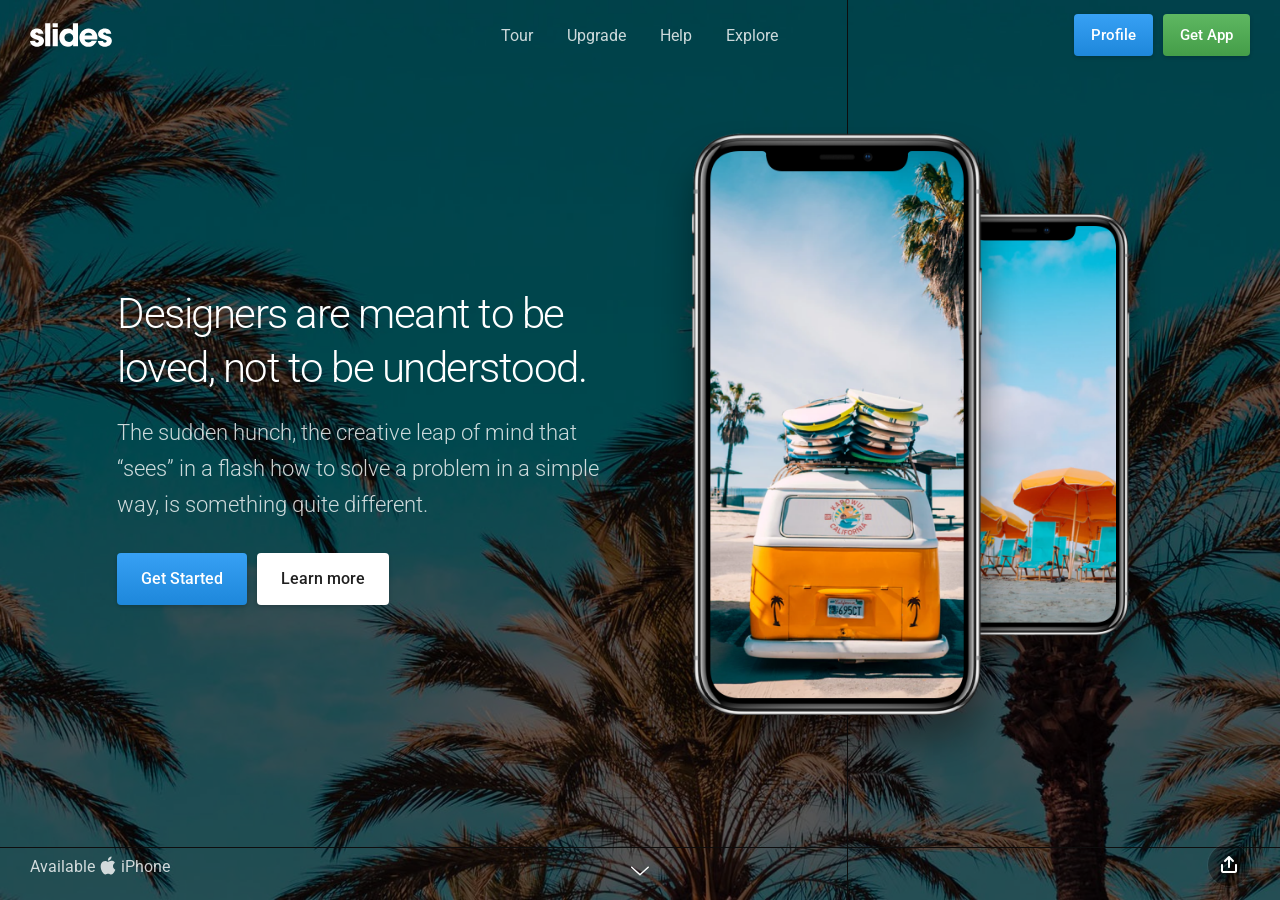
<file: index.html>
<!doctype html>
<html>
<head>
	<meta charset="UTF-8">
	<meta name="viewport" content="width=device-width, height=device-height, initial-scale=1.0, viewport-fit=cover">
	<meta name="apple-mobile-web-app-capable" content="yes" />

	<!-- Page Title -->
	<title>New Template — Slides 4.0.5 Template Generator</title>

	<!-- Compressed Styles -->
	<link href="css/slides.min.css" rel="stylesheet" type="text/css">

	<!-- Custom Styles -->
	<!-- <link href="css/custom.css" rel="stylesheet" type="text/css"> -->

	<!-- jQuery 3.3.1 -->
	<script src="https://ajax.googleapis.com/ajax/libs/jquery/3.3.1/jquery.min.js"></script>

	<!-- Compressed Scripts -->
	<script src="js/slides.min.js" type="text/javascript"></script>

	<!-- Custom Scripts -->
	<!-- <script src="js/custom.js" type="text/javascript"></script> -->

	<!-- Fonts and Material Icons -->
	<link rel="stylesheet" as="font" href="https://fonts.googleapis.com/css?family=Roboto:100,300,400,500,600,700|Material+Icons"/>
 
</head>
<body class="slides horizontal simplifiedMobile animated">
		
<!-- SVG Library -->
<svg xmlns="http://www.w3.org/2000/svg" style="display:none">
  
  <symbol id="logo" viewBox="0 0 106 31"><title>Slides Framework</title><path d="M17.413 14.04c-.56-5.84-5.6-7-8.52-7-4.6 0-8.6 2.92-8.6 7.52 0 3 2.4 4.88 5.28 5.8 4.24 1.64 5.88 1.84 5.88 3.36 0 1.08-1.2 1.72-2.32 1.72-.28 0-2.24 0-2.52-2.04h-6.6c.6 5.84 5.68 7.36 9.04 7.36 4.92 0 9.04-2.88 9.04-7.76 0-4.8-4-5.92-7.76-6.96-1.76-.52-3.4-1.2-3.4-2.2 0-.6.48-1.48 1.88-1.48 1.96 0 2.04 1.2 2.08 1.68h6.52zm2.222 15.96h6.64v-29.6h-6.64v29.6zm9.662-24.56h6.64v-5.04h-6.64v5.04zm0 24.56h6.64v-22.2h-6.64v22.2zm32.782-29.6h-6.64v9.28c-.72-.72-2.6-2.64-6.52-2.64-5.64 0-11 4.28-11 11.8 0 6.68 4.4 11.88 11.12 11.88 4.48 0 6.08-2.2 6.72-3.12v2.4h6.32v-29.6zm-17.52 18.4c0-2.56 1.8-5.56 5.64-5.56 1.56 0 2.96.56 3.96 1.56 1 .96 1.64 2.32 1.64 3.92.08 1.64-.52 3.08-1.56 4.12s-2.52 1.68-4.12 1.68c-3.12 0-5.56-2.28-5.56-5.68v-.04zm42.502 2.4c.52-4.08-.32-7.64-3.12-10.64-2.08-2.2-5-3.52-8.4-3.52-6.76 0-11.64 5.72-11.64 11.92 0 6.6 5.4 11.76 11.76 11.76 2.28 0 4.48-.68 6.32-2 1.88-1.28 3.44-3.2 4.52-5.68h-6.8c-.8 1.16-1.92 2.08-4.04 2.08-2.6 0-4.84-1.56-5.12-3.92h16.52zm-16.44-5.04c.16-1.04 1.52-3.52 4.96-3.52s4.8 2.48 4.96 3.52h-9.92zm34.502-2.12c-.56-5.84-5.6-7-8.52-7-4.6 0-8.6 2.92-8.6 7.52 0 3 2.4 4.88 5.28 5.8 4.24 1.64 5.88 1.84 5.88 3.36 0 1.08-1.2 1.72-2.32 1.72-.28 0-2.24 0-2.52-2.04h-6.6c.6 5.84 5.68 7.36 9.04 7.36 4.92 0 9.04-2.88 9.04-7.76 0-4.8-4-5.92-7.76-6.96-1.76-.52-3.4-1.2-3.4-2.2 0-.6.48-1.48 1.88-1.48 1.96 0 2.04 1.2 2.08 1.68h6.52z"/></symbol>

  <symbol id="logo-icon" viewBox="0 0 50 41"><title>Slides Framework</title><path d="M4,12h42c2.2,0,4,1.8,4,4v21c0,2.2-1.8,4-4,4H4c-2.2,0-4-1.8-4-4V16C0,13.8,1.8,12,4,12z"/><path opacity="0.6" d="M45.5,9h-41C3.7,9,3,8.3,3,7.5v0C3,6.7,3.7,6,4.5,6h41C46.3,6,47,6.7,47,7.5v0C47,8.3,46.3,9,45.5,9z"/><path opacity="0.4" d="M7.5,0h35C43.3,0,44,0.7,44,1.5v0C44,2.3,43.3,3,42.5,3h-35C6.7,3,6,2.3,6,1.5v0C6,0.7,6.7,0,7.5,0z"/></symbol>
  
  <symbol id="close" viewBox="0 0 30 30"><path d="M15 0c-8.3 0-15 6.7-15 15s6.7 15 15 15 15-6.7 15-15-6.7-15-15-15zm5.7 19.3c.4.4.4 1 0 1.4-.2.2-.4.3-.7.3s-.5-.1-.7-.3l-4.3-4.3-4.3 4.3c-.2.2-.4.3-.7.3s-.5-.1-.7-.3c-.4-.4-.4-1 0-1.4l4.3-4.3-4.3-4.3c-.4-.4-.4-1 0-1.4s1-.4 1.4 0l4.3 4.3 4.3-4.3c.4-.4 1-.4 1.4 0s.4 1 0 1.4l-4.3 4.3 4.3 4.3z"/></symbol>
  
  <symbol id="close-small" viewBox="0 0 11 11"><path d="M6.914 5.5l3.793-3.793c.391-.391.391-1.023 0-1.414s-1.023-.391-1.414 0l-3.793 3.793-3.793-3.793c-.391-.391-1.023-.391-1.414 0s-.391 1.023 0 1.414l3.793 3.793-3.793 3.793c-.391.391-.391 1.023 0 1.414.195.195.451.293.707.293s.512-.098.707-.293l3.793-3.793 3.793 3.793c.195.195.451.293.707.293s.512-.098.707-.293c.391-.391.391-1.023 0-1.414l-3.793-3.793z"/></symbol>

  <symbol id="arrow-left" viewBox="0 0 29 56"><path d="M28.7.3c.4.4.4 1 0 1.4l-26.3 26.3 26.3 26.3c.4.4.4 1 0 1.4-.4.4-1 .4-1.4 0l-27-27c-.4-.4-.4-1 0-1.4l27-27c.3-.3 1-.4 1.4 0z"/></symbol>
  
  <symbol id="arrow-right" viewBox="0 0 29 56"><path d="M.3 55.7c-.4-.4-.4-1 0-1.4l26.3-26.3-26.3-26.3c-.4-.4-.4-1 0-1.4.4-.4 1-.4 1.4 0l27 27c.4.4.4 1 0 1.4l-27 27c-.3.3-1 .4-1.4 0z"/></symbol>

  <symbol id="back" viewBox="0 0 20 20"><path d="M2.3 10.7l5 5c.4.4 1 .4 1.4 0s.4-1 0-1.4l-3.3-3.3h11.6c.6 0 1-.4 1-1s-.4-1-1-1h-11.6l3.3-3.3c.4-.4.4-1 0-1.4-.2-.2-.4-.3-.7-.3s-.5.1-.7.3l-5 5c-.2.2-.3.5-.3.7 0 .2.1.5.3.7z"/></symbol>
  
  <symbol id="menu" viewBox="0 0 18 18"><path d="M16 5h-14c-.6 0-1-.4-1-1 0-.5.4-1 1-1h14c.5 0 1 .4 1 1s-.4 1-1 1zm-14 5h14c.5 0 1-.4 1-1 0-.5-.4-1-1-1h-14c-.6 0-1 .4-1 1s.4 1 1 1zm14 3h-14c-.5 0-1 .4-1 1 0 .5.4 1 1 1h14c.5 0 1-.4 1-1s-.4-1-1-1z"/></symbol>
  
  <symbol id="share" viewBox="0 0 18 18"><path d="M16 8c-.6 0-1 .4-1 1v6h-12v-6c0-.6-.4-1-1-1s-1 .4-1 1v6c0 1.1.9 2 2 2h12c1.1 0 2-.9 2-2v-6c0-.6-.4-1-1-1zm-2.3-2.3c.4-.4.4-1 0-1.4l-4-4c-.4-.4-1-.4-1.4 0l-4 4c-.4.4-.4 1 0 1.4s1 .4 1.4 0l2.3-2.3v7.6c0 .6.4 1 1 1s1-.4 1-1v-7.6l2.3 2.3c.4.4 1 .4 1.4 0z"/></symbol>

  <symbol id="arrow-down" viewBox="0 0 24 24"><path d="M12 18c-.2 0-.5-.1-.7-.3l-11-10c-.4-.4-.4-1-.1-1.4.4-.4 1-.4 1.4-.1l10.4 9.4 10.3-9.4c.4-.4 1-.3 1.4.1.4.4.3 1-.1 1.4l-11 10c-.1.2-.4.3-.6.3z"/></symbol>
  
  <symbol id="arrow-up" viewBox="0 0 24 24"><path d="M11.9 5.9c.2 0 .5.1.7.3l11 10c.4.4.4 1 .1 1.4-.4.4-1 .4-1.4.1l-10.4-9.4-10.3 9.4c-.4.4-1 .3-1.4-.1-.4-.4-.3-1 .1-1.4l11-10c.1-.2.4-.3.6-.3z"/></symbol>
  
  <symbol id="arrow-top" viewBox="0 0 18 18"><path d="M15.7 7.3l-6-6c-.4-.4-1-.4-1.4 0l-6 6c-.4.4-.4 1 0 1.4.4.4 1 .4 1.4 0l4.3-4.3v11.6c0 .6.4 1 1 1s1-.4 1-1v-11.6l4.3 4.3c.2.2.4.3.7.3s.5-.1.7-.3c.4-.4.4-1 0-1.4z"/></symbol>
  
  <symbol id="play" viewBox="0 0 30 30"><path d="M7 30v-30l22 15z"/></symbol>
  
  <symbol id="chat" viewBox="0 0 18 18"><path d="M5,17c-0.2,0-0.3,0-0.4-0.1C4.2,16.7,4,16.4,4,16v-2H2c-1.1,0-2-0.9-2-2V3c0-1.1,0.9-2,2-2h14c1.1,0,2,0.9,2,2v9 c0,1.1-0.9,2-2,2H9.3l-3.7,2.8C5.4,16.9,5.2,17,5,17z M2,12h3.5C5.8,12,6,12.2,6,12.5V14l2.4-1.8C8.6,12.1,8.8,12,9,12h7V3H2V12z M13,7H5C4.4,7,4,6.6,4,6s0.4-1,1-1h8c0.6,0,1,0.4,1,1S13.6,7,13,7z M13,10H5c-0.6,0-1-0.4-1-1s0.4-1,1-1h8c0.6,0,1,0.4,1,1 S13.6,10,13,10z"/></symbol>

  <symbol id="mail" viewBox="0 0 18 18"><path d="M16 2h-14c-1.1 0-2 .9-2 2v10c0 1.1.9 2 2 2h14c1.1 0 2-.9 2-2v-10c0-1.1-.9-2-2-2zm0 2v.5l-7 4.3-7-4.4v-.4h14zm-14 10v-7.2l6.5 4c.1.1.3.2.5.2s.4-.1.5-.2l6.5-4v7.2h-14z"/></symbol>

  <symbol id="sound-on" viewBox="0 0 18 18"><path d="M8.5,0.1C8.1-0.1,7.7,0,7.4,0.2L3.7,3H2C0.9,3,0,3.9,0,5v6c0,1.1,0.9,2,2,2h1.7l3.7,2.8C7.6,15.9,7.8,16,8,16 c0.2,0,0.3,0,0.4-0.1C8.8,15.7,9,15.4,9,15V1C9,0.6,8.8,0.3,8.5,0.1z M7,13l-2.4-1.8C4.4,11.1,4.2,11,4,11l-2,0l0-6h2 c0.2,0,0.4-0.1,0.6-0.2L7,3V13z M11.7,9.9l0.7,1.9C13.9,11.2,15,9.7,15,8c0-1.7-1.1-3.2-2.7-3.8l-0.7,1.9C12.5,6.4,13,7.2,13,8C13,8.9,12.5,9.6,11.7,9.9z M12.2,1.1l-0.3,2C14.3,3.5,16,5.6,16,8s-1.8,4.5-4.2,4.9l0.3,2C15.6,14.3,18,11.4,18,8C18,4.6,15.6,1.7,12.2,1.1z"/></symbol>
  
  <symbol id="sound-off" viewBox="0 0 18 18"><path d="M15.9,8l1.8-1.8c0.4-0.4,0.4-1,0-1.4s-1-0.4-1.4,0l-1.8,1.8l-1.8-1.8c-0.4-0.4-1-0.4-1.4,0s-0.4,1,0,1.4L13.1,8l-1.8,1.8 c-0.4,0.4-0.4,1,0,1.4c0.2,0.2,0.5,0.3,0.7,0.3s0.5-0.1,0.7-0.3l1.8-1.8l1.8,1.8c0.2,0.2,0.5,0.3,0.7,0.3s0.5-0.1,0.7-0.3 c0.4-0.4,0.4-1,0-1.4L15.9,8z M8.5,0.1C8.1-0.1,7.7,0,7.4,0.2L3.7,3H2C0.9,3,0,3.9,0,5v6c0,1.1,0.9,2,2,2h1.7l3.7,2.8C7.6,15.9,7.8,16,8,16 c0.2,0,0.3,0,0.4-0.1C8.8,15.7,9,15.4,9,15V1C9,0.6,8.8,0.3,8.5,0.1z M7,13l-2.4-1.8C4.4,11.1,4.2,11,4,11l-2,0l0-6h2 c0.2,0,0.4-0.1,0.6-0.2L7,3V13z"/></symbol>
  
  <!-- social -->
  <symbol id="apple" viewBox="-1 1 24 24"><path d="M17.6 13.8c0-3 2.5-4.5 2.6-4.6-1.4-2.1-3.6-2.3-4.4-2.4-1.9-.2-3.6 1.1-4.6 1.1-.9 0-2.4-1.1-4-1-2 0-3.9 1.2-5 3-2.1 3.7-.5 9.1 1.5 12.1 1 1.5 2.2 3.1 3.8 3 1.5-.1 2.1-1 3.9-1s2.4 1 4 1 2.7-1.5 3.7-2.9c1.2-1.7 1.6-3.3 1.7-3.4-.1-.1-3.2-1.3-3.2-4.9zm-3.1-9c.8-1 1.4-2.4 1.2-3.8-1.2 0-2.7.8-3.5 1.8-.8.9-1.5 2.3-1.3 3.7 1.4.1 2.8-.7 3.6-1.7z"/></symbol>

  <symbol id="dribbble" viewBox="0 0 24 24"><path d="M12 0c-6.7 0-12 5.3-12 12s5.3 12 12 12 12-5.3 12-12-5.3-12-12-12zm7.9 5.7c1.3 1.7 2.1 3.9 2.3 6.1-.4-.1-2.4-.4-4.7-.4-.8 0-1.5 0-2.3.1 0-.1-.1-.3-.3-.5l-.7-1.5c3.7-1.4 5.3-3.4 5.7-3.8zm-7.9-3.8c2.5 0 4.9.9 6.7 2.5-.3.4-1.9 2.3-5.2 3.6-1.6-2.9-3.3-5.3-3.7-5.9.6-.1 1.4-.2 2.2-.2zm-4.4 1c.4.6 2.1 3 3.7 5.8-4.4 1.2-8.2 1.2-9.2 1.2h-.1c.8-3.1 2.9-5.6 5.6-7zm-5.7 9.1v-.3h.3c1.2 0 5.6-.1 10.1-1.5l.8 1.6c-.1 0-.3 0-.4.1-5.1 1.6-7.9 6-8.3 6.7-1.6-1.7-2.5-4.1-2.5-6.6zm10.1 10.1c-2.3 0-4.4-.8-6.1-2.1.3-.5 2.4-4.4 7.9-6.3 1.3 3.6 2 6.7 2.1 7.6-1.2.6-2.6.8-3.9.8zm5.7-1.8c-.1-.8-.7-3.6-2-7.1.7-.1 1.3-.1 2-.1 2.1 0 3.7.4 4.1.5-.3 2.8-1.8 5.2-4.1 6.7z"/></symbol>

  <symbol id="facebook" viewBox="0 0 24 24"><path d="M24 1.3v21.3c0 .7-.6 1.3-1.3 1.3h-6.1v-9.3h3.1l.5-3.6h-3.6v-2.2c0-1.1.3-1.8 1.8-1.8h1.9v-3.2c-.3 0-1.5-.1-2.8-.1-2.8 0-4.7 1.7-4.7 4.8v2.7h-3.1v3.6h3.1v9.2h-11.5c-.7 0-1.3-.6-1.3-1.3v-21.4c0-.7.6-1.3 1.3-1.3h21.3c.8 0 1.4.6 1.4 1.3z"/></symbol>

  <symbol id="facebook2" viewBox="0 0 512 512"><path d="M288 176v-64c0-17.664 14.336-32 32-32h32v-80h-64c-53.024 0-96 42.976-96 96v80h-64v80h64v256h96v-256h64l32-80h-96z"/></symbol>
   
  <symbol id="fb-like" viewBox="0 0 20 20"><path d="M0 8v12h5v-12h-5zm2.5 10.8c-.4 0-.8-.3-.8-.8 0-.4.3-.8.8-.8s.8.3.8.8c0 .4-.4.8-.8.8zm3.5-.8h9.5c1.1 0 1.7-1 1.7-1.7 0-.3-.4-1-.4-1 1.4-.3 1.7-1.2 1.7-1.7-.1-.5-.3-.9-.5-1 1-.4 1.5-1.1 1.4-1.9-.1-.8-1-1.5-1-1.5 1-.6.9-1.5.9-1.5-.3-1.3-1.5-1.7-1.7-1.7h-5.6s.3-.5.3-2.4-1.3-3.6-2.6-3.6c0 0-.7.1-1 .3v3.5l-2.7 4.4v9.8z"/></symbol>
  
  <symbol id="googlePlus" viewBox="0 1 24 24"><path d="M7.8 13.5h4.6c-.6 2-2.5 3.4-4.6 3.4-2.7 0-4.9-2.2-4.9-4.9s2.2-4.9 4.9-4.9c1.1 0 2.1.3 3 1l1.8-2.4c-1.4-1.1-3-1.6-4.8-1.6-4.3 0-7.9 3.5-7.9 7.9s3.5 7.9 7.9 7.9 7.9-3.5 7.9-7.9v-1.5h-7.9v3zM21.7 11v-2.2h-2v2.2h-2.2v2h2.2v2.2h2v-2.2h2.2v-2z"/></symbol>
  
  <symbol id="instagram" viewBox="0 0 20 20"><circle cx="10" cy="10" r="3.3"/><path d="M13,0H7C2.2,0,0,2.2,0,7v6c0,4.8,2.1,7,7,7h6c4.8,0,7-2.2,7-7V7C20,2.2,17.9,0,13,0z M10,15.1c-2.8,0-5.1-2.3-5.1-5.1 S7.2,4.9,10,4.9s5.1,2.3,5.1,5.1S12.8,15.1,10,15.1z M15.3,5.9c-0.7,0-1.2-0.5-1.2-1.2c0-0.7,0.5-1.2,1.2-1.2s1.2,0.5,1.2,1.2 C16.5,5.3,16,5.9,15.3,5.9z"/></symbol>

  <symbol id="behance" viewBox="0 0 511.958 511.958"><path d="M210.624 240.619c10.624-5.344 18.656-11.296 24.16-17.728 9.792-11.584 14.624-26.944 14.624-45.984 0-18.528-4.832-34.368-14.496-47.648-16.128-21.632-43.424-32.704-82.016-33.28h-152.896v312.096h142.56c16.064 0 30.944-1.376 44.704-4.192 13.76-2.848 25.664-8.064 35.744-15.68 8.96-6.624 16.448-14.848 22.4-24.544 9.408-14.656 14.112-31.264 14.112-49.76 0-17.92-4.128-33.184-12.32-45.728-8.288-12.544-20.448-21.728-36.576-27.552zm-147.552-90.432h68.864c15.136 0 27.616 1.632 37.408 4.864 11.328 4.704 16.992 14.272 16.992 28.864 0 13.088-4.32 22.24-12.864 27.392-8.608 5.152-19.776 7.744-33.472 7.744h-76.928v-68.864zm108.896 198.24c-7.616 3.68-18.336 5.504-32.064 5.504h-76.832v-83.232h77.888c13.568.096 24.128 1.888 31.68 5.248 13.44 6.08 20.128 17.216 20.128 33.504 0 19.2-6.912 32.128-20.8 38.976zM327.168 110.539h135.584v38.848h-135.584zM509.856 263.851c-2.816-18.08-9.024-33.984-18.688-47.712-10.592-15.552-24.032-26.944-40.384-34.144-16.288-7.232-34.624-10.848-55.04-10.816-34.272 0-62.112 10.72-83.648 32-21.472 21.344-32.224 52.032-32.224 92.032 0 42.656 11.872 73.472 35.744 92.384 23.776 18.944 51.232 28.384 82.4 28.384 37.728 0 67.072-11.232 88.032-33.632 13.408-14.144 20.992-28.064 22.656-41.728h-62.464c-3.616 6.752-7.808 12.032-12.608 15.872-8.704 7.04-20.032 10.56-33.92 10.56-13.216 0-24.416-2.912-33.76-8.704-15.424-9.28-23.488-25.536-24.512-48.672h170.464c.256-19.936-.384-35.264-2.048-45.824zm-166.88 5.984c2.24-15.008 7.68-26.912 16.32-35.712 8.64-8.768 20.864-13.184 36.512-13.216 14.432 0 26.496 4.128 36.32 12.416 9.696 8.352 15.168 20.48 16.288 36.512h-105.44z"/></symbol>
  
  <symbol id="linkedin" viewBox="0 0 24 24"><path d="M5.9 21.9h-4.7v-14.2h4.7v14.2zm-2.3-16.1c-1.6 0-2.6-1.1-2.6-2.5s1-2.5 2.7-2.5c1.6 0 2.6 1 2.6 2.5-.1 1.4-1.2 2.5-2.7 2.5zm19.2 16.1h-4.7v-7.6c0-2-.7-3.3-2.3-3.3-1.3 0-2.1.9-2.5 1.7-.1.3-.1.8-.1 1.2v7.9h-4.7v-14.1h4.7v2c.7-.9 1.7-2.3 4.3-2.3 3.1 0 5.5 2.1 5.5 6.4v8.2h-.2z"/></symbol>

  <symbol id="medium" viewBox="0 0 130.8 104"><path d="M15.5 21.2c.2-1.6-.5-3.2-1.7-4.3l-12.1-14.7v-2.2h38l29.3 64.4 25.8-64.4h36.2v2.2l-10.5 10c-.9.7-1.3 1.8-1.2 2.9v73.7c0 1.1.3 2.2 1.2 2.9l10.2 10v2.2h-51.3v-2.2l10.6-10.2c1-1 1-1.3 1-2.9v-59.6l-29.4 74.7h-4l-34.2-74.7v50.3c0 2.2.4 4.2 1.9 5.7l13.7 16.8v2.2h-39v-2.2l13.8-16.7c1.5-1.5 1.8-3.3 1.8-5.7l-.1-58.2z"/></symbol>
  
  <symbol id="pinterest" viewBox="0 0 24 24"><path d="M5.9 13.9c1.2-2-.4-2.5-.6-4-1-6.1 7.1-10.2 11.4-6 2.9 2.9 1 12-3.7 11-4.6-.9 2.2-8.1-1.4-9.5-3-1.1-4.6 3.6-3.2 5.9-.8 4-2.5 7.7-1.8 12.7 2.3-1.7 3.1-4.8 3.7-8.1 1.2.7 1.8 1.4 3.3 1.5 5.5.4 8.6-5.4 7.8-10.7-.7-4.7-5.5-7.1-10.6-6.6-4.1.4-8.1 3.7-8.3 8.3-.1 2.8.7 4.9 3.4 5.5z"/></symbol>
  
  <symbol id="stumbleupon" viewBox="0 0 24 24"><path d="M13.3 9.6l1.6.8 2.5-.8v-1.4c0-3-2.4-5.4-5.4-5.4s-5.4 2.4-5.4 5.4v7.5c0 .7-.6 1.3-1.3 1.3s-1.3-.6-1.3-1.3v-3.2h-4v3.2c0 3 2.4 5.4 5.4 5.4s5.4-2.4 5.4-5.4v-7.5c0-.7.6-1.3 1.3-1.3s1.3.6 1.3 1.3l-.1 1.4zm6.6 2.9v3.2c0 .7-.6 1.3-1.3 1.3s-1.3-.6-1.3-1.3v-3.2l-2.5.8-1.6-.8v3.2c0 3 2.4 5.4 5.4 5.4s5.4-2.4 5.4-5.4v-3.2h-4.1z"/></symbol>
  
  <symbol id="twitter" viewBox="0 1 24 23"><path d="M21.5 7.6v.6c0 6.6-5 14.1-14 14.1-2.8 0-5.4-.8-7.6-2.2l1.2.1c2.3 0 4.4-.8 6.1-2.1-2.2 0-4-1.5-4.6-3.4.3.1.6.1.9.1.5 0 .9-.1 1.3-.2-2.1-.6-3.8-2.6-3.8-5 .7.4 1.4.6 2.2.6-1.3-.9-2.2-2.4-2.2-4.1 0-.9.2-1.8.7-2.5 2.4 3 6.1 5 10.2 5.2-.1-.4-.1-.7-.1-1.1 0-2.7 2.2-5 4.9-5 1.4 0 2.7.6 3.6 1.6 1-.3 2.1-.7 3-1.3-.4 1.2-1.1 2.1-2.2 2.7 1-.1 1.9-.4 2.8-.8-.6 1.1-1.4 2-2.4 2.7z"/></symbol>
  
  <symbol id="tumblr" viewBox="0 0 23 23"><path d="M12.573 4.94v-4.94h-3.188c-.072.183-.11.4-.11.622-.034.107-.072.184-.072.293-.328 1.829-1.28 3.11-2.892 3.807-.476.218-.914.253-1.39.218v3.987h2.342c.039 5.603.039 8.493.039 8.64v.332c.294 2.449 1.573 3.914 3.843 4.463.914.257 1.901.366 2.892.366 1.279-.036 2.525-.256 3.771-.659v-4.685c-.731.22-1.395.402-1.977.583-1.135.333-2.087.113-2.857-.619-.073-.11-.183-.257-.221-.403-.106-.586-.178-1.206-.178-1.795v-6.222h5.083v-3.988h-5.085z"/></symbol>

  <symbol id="xing" viewBox="0 0 24 24"><path d="M3.647 4.74c-.208 0-.384.073-.472.216-.091.148-.077.338.02.531l2.34 4.051v.02l-3.678 6.49c-.096.191-.091.383 0 .531.088.142.244.236.452.236h3.461c.518 0 .767-.349.944-.669l3.737-6.608-2.38-4.15c-.172-.307-.433-.649-.964-.649h-3.46zm14.542-4.74c-.517 0-.741.326-.927.659l-7.702 13.658 4.918 9.023c.172.307.437.659.967.659h3.457c.208 0 .371-.079.459-.221.092-.148.09-.343-.007-.535l-4.88-8.915v-.023l7.664-13.551c.096-.191.098-.386.007-.534-.088-.142-.252-.221-.46-.221h-3.496z"/></symbol>

  <symbol id="whatsapp" viewBox="0 0 512 512"><path d="M256.064 0h-.128c-141.152 0-255.936 114.816-255.936 256 0 56 18.048 107.904 48.736 150.048l-31.904 95.104 98.4-31.456c40.48 26.816 88.768 42.304 140.832 42.304 141.152 0 255.936-114.848 255.936-256s-114.784-256-255.936-256zm148.96 361.504c-6.176 17.44-30.688 31.904-50.24 36.128-13.376 2.848-30.848 5.12-89.664-19.264-75.232-31.168-123.68-107.616-127.456-112.576-3.616-4.96-30.4-40.48-30.4-77.216s18.656-54.624 26.176-62.304c6.176-6.304 16.384-9.184 26.176-9.184 3.168 0 6.016.16 8.576.288 7.52.32 11.296.768 16.256 12.64 6.176 14.88 21.216 51.616 23.008 55.392 1.824 3.776 3.648 8.896 1.088 13.856-2.4 5.12-4.512 7.392-8.288 11.744-3.776 4.352-7.36 7.68-11.136 12.352-3.456 4.064-7.36 8.416-3.008 15.936 4.352 7.36 19.392 31.904 41.536 51.616 28.576 25.44 51.744 33.568 60.032 37.024 6.176 2.56 13.536 1.952 18.048-2.848 5.728-6.176 12.8-16.416 20-26.496 5.12-7.232 11.584-8.128 18.368-5.568 6.912 2.4 43.488 20.48 51.008 24.224 7.52 3.776 12.48 5.568 14.304 8.736 1.792 3.168 1.792 18.048-4.384 35.52z"/></symbol>
  
  <symbol id="youtube" viewBox="0 0 24 24"><path d="M23.6 6.3c-.3-1.2-1.4-2.2-2.6-2.3-3-.3-6-.3-9-.3s-6 0-9 .3c-1.2.1-2.3 1.1-2.6 2.3-.4 1.8-.4 3.8-.4 5.7 0 1.9 0 3.9.4 5.7.3 1.2 1.4 2.2 2.6 2.3 3 .3 6 .3 9 .3s6 0 9-.3c1.3-.1 2.3-1.1 2.6-2.4.4-1.7.4-3.7.4-5.6 0-1.9 0-3.9-.4-5.7zm-14.1 9v-6.6l6.5 3.3-6.5 3.3z"/></symbol>

</svg>

<!-- Panel Top #05 -->
<nav class="panel top">
  <div class="sections desktop">
    <div class="left"><a href="https://designmodo.com/?u=3165" title="Slides Framework"><svg style="width:82px;height:24px"><use xmlns:xlink="http://www.w3.org/1999/xlink" xlink:href="#logo"></use></svg></a></div>
    <div class="center">
      <ul class="menu">
        <li><a href="#">Tour</a></li>
        <li><a href="#">Upgrade</a></li>
        <li><a href="#">Help</a></li>
        <li><a href="#">Explore</a></li>
      </ul>
    </div>
    <div class="right"><a class="button blue gradient" href="#">Profile</a><a class="button green gradient" href="#">Get App</a></div>
  </div>
  <div class="sections compact hidden">
    <div class="left"><a href="#" title="Slides Framework"><svg style="width:82px;height:24px"><use xmlns:xlink="http://www.w3.org/1999/xlink" xlink:href="#logo"></use></svg></a></div>
    <div class="right"><span class="button actionButton sidebarTrigger" data-sidebar-id="1"><svg><use xmlns:xlink="http://www.w3.org/1999/xlink" xlink:href="#menu"></use></svg></span</div>
  </div>
</nav>

<!-- Sidebar -->
<nav class="sidebar" data-sidebar-id="1">
  <div class="close"><svg><use xmlns:xlink="http://www.w3.org/1999/xlink" xlink:href="#close"></use></svg></div>
  <div class="content">
    <a href="#" class="logo"><svg width="37" height="30"><use xmlns:xlink="http://www.w3.org/1999/xlink" xlink:href="#logo-icon"></use></svg></a>
    <ul class="mainMenu margin-top-3">
      <li><a href="#">All Goods</a></li>
      <li><a href="#">UI Kits</a></li>
      <li><a href="#">Icons</a></li>
      <li><a href="#">Mockups</a></li>
      <li><a href="#">Toolkit</a></li>
    </ul>
    <ul class="subMenu small opacity-8">
      <li><a href="#">Submit Product</a></li>
      <li><a href="#">FAQ</a></li>
      <li><a href="#">License</a></li>
      <li><a href="#">Terms & Conditions</a></li>
      <li><a href="#">Privacy Policy</a></li>
      <li><a href="#">Contact Us</a></li>
    </ul>
    <ul class="social opacity-8">
      <li><a href="#"><svg><use xmlns:xlink="http://www.w3.org/1999/xlink" xlink:href="#facebook"></use></svg></a></li>
      <li><a href="#"><svg><use xmlns:xlink="http://www.w3.org/1999/xlink" xlink:href="#twitter"></use></svg></a></li>
      <li><a href="#"><svg><use xmlns:xlink="http://www.w3.org/1999/xlink" xlink:href="#instagram"></use></svg></a></li>
    </ul>
  </div>
</nav>

<!-- Slide 1 (#34) -->
<section class="slide fade-6 kenBurns">
  <div class="content">
    <div class="container">
      <div class="wrap">
      
        <div class="fix-12-12">
          <ul class="flex fixedSpaces verticalCenter reverse">
            <li class="col-6-12 left middle">
              <h1 class="ae-1 fromLeft">Designers are meant to be loved, not to be understood.</h1>
              <p class="ae-2 fromLeft"><span class="opacity-8">The sudden hunch, the creative leap of mind that “sees” in a flash how to solve a problem in a simple way, is something quite&nbsp;different.</span></p>
              <a class="button blue gradient ae-3 fromCenter cropLeft">Get Started</a><a class="button white ae-4 fromCenter">Learn more</a>
            </li>
            <li class="col-6-12">
              <img class="ae-4" width="605" src="assets/img/iphones-34.png" alt="iPhones Thumbnail" data-action="zoom"/>
            </li>
          </ul>
        </div>
        
      </div>
    </div>
  </div>
  <div class="background" style="background-image:url(assets/img/background/img-34.jpg)"></div>
</section>

<!-- Slide 2 (#60) -->
<section class="slide fade-6 kenBurns">
  <div class="content">
    <div class="container">
      <div class="wrap">
          
        <div class="fix-12-12">
          <ul class="grid">
            <li class="col-6-12 left">
              <h1 class="ae-2 fromLeft">Krabi Island</h1>
              <p class="ae-3 fromLeft"><span class="opacity-8">An electrician isn’t an opinion former, but a graphic designer is. My argument is that all graphic designers hold high levels of responsibility in society.</span></p>
              <ul class="tabs controller uppercase bold ae-4 fromCenter" data-slider-id="60-1">
                <li class="selected">Krabi Island</li>
                <li>Community</li>
                <li>Surfing</li>
              </ul>
            </li>
            <li class="col-6-12 left ae-5 fromCenter">
              <ul class="slider animated margin-top-4" data-slider-id="60-1">
                <li class="selected fromCenter">
                  <div class="popupTrigger videoThumbnail shadow rounded" data-popup-id="60-1">
                    <img class="wide" src="assets/img/gallery-60-1.jpg" alt="Video Thumbnail"/>
                  </div>
                </li>
                <li class="fromCenter">
                  <div class="popupTrigger videoThumbnail shadow rounded" data-popup-id="60-2">
                    <img class="wide" src="assets/img/gallery-60-2.jpg" alt="Video Thumbnail"/>
                  </div>
                </li>
                <li class="fromCenter">
                  <div class="popupTrigger videoThumbnail shadow rounded" data-popup-id="60-3">
                    <img class="wide" src="assets/img/gallery-60-3.jpg" alt="Video Thumbnail"/>
                  </div>
                </li>
              </ul>
            </li>
          </ul>
        </div>
        
      </div>
    </div>
  </div>
  <div class="background" style="background-image:url(assets/img/background/img-60.jpg)"></div>
</section>


<!-- Popup Video -->
<div class="popup autoplay" data-popup-id="60-1">
  <div class="close"><svg><use xmlns:xlink="http://www.w3.org/1999/xlink" xlink:href="#close"></use></svg></div>
  <div class="content">
    <div class="container">
      <div class="wrap">
        <div class="fix-10-12">
          <div class="embedVideo popupContent">
            <iframe src="https://player.vimeo.com/video/101231747?color=ff0179&portrait=0" frameborder="0" webkitallowfullscreen mozallowfullscreen allowfullscreen></iframe>
          </div>
        </div>
      </div>
    </div>
  </div>
</div>


<!-- Popup Video -->
<div class="popup autoplay" data-popup-id="60-2">
  <div class="close"><svg><use xmlns:xlink="http://www.w3.org/1999/xlink" xlink:href="#close"></use></svg></div>
  <div class="content">
    <div class="container">
      <div class="wrap">
        <div class="fix-10-12">
          <div class="embedVideo popupContent">
            <iframe src="https://player.vimeo.com/video/101231747?color=ff0179&portrait=0" frameborder="0" webkitallowfullscreen mozallowfullscreen allowfullscreen></iframe>
          </div>
        </div>
      </div>
    </div>
  </div>
</div>


<!-- Popup Video -->
<div class="popup autoplay" data-popup-id="60-3">
  <div class="close"><svg><use xmlns:xlink="http://www.w3.org/1999/xlink" xlink:href="#close"></use></svg></div>
  <div class="content">
    <div class="container">
      <div class="wrap">
        <div class="fix-10-12">
          <div class="embedVideo popupContent">
            <iframe src="https://player.vimeo.com/video/101231747?color=ff0179&portrait=0" frameborder="0" webkitallowfullscreen mozallowfullscreen allowfullscreen></iframe>
          </div>
        </div>
      </div>
    </div>
  </div>
</div>


<!-- Slide 3 (#27) -->
<section class="slide fade-6 kenBurns">
  <div class="content">
    <div class="container">
      <div class="wrap">
        
        <div class="fix-12-12">
          <ul class="flex verticalCenter">
            <li class="col-5-12 cell-27">
              <div class="fix-4-12">
                <ul class="slider clickable ae-1 fromAbove" data-slider-id="27-2">
                  <li class="selected"><img src="assets/img/watch-26-2.png" alt="Apple Watch Thumbnail"/></li>
                  <li><img src="assets/img/watch-26-1.png" alt="Apple Watch Thumbnail"/></li>
                  <li><img src="assets/img/watch-26-2.png" alt="Apple Watch Thumbnail"/></li>
                  <li><img src="assets/img/watch-26-1.png" alt="Apple Watch Thumbnail"/></li>
                </ul>
                <ul class="controller dots ae-2 fromCenter margin-top-3" data-slider-id="27-2">
                  <li class="dot selected"></li>
                  <li class="dot"></li>
                  <li class="dot"></li>
                  <li class="dot"></li>
                </ul>
              </div>
            </li>
            <li class="col-7-12 left">
              <h1 class="ae-2 fromRight">Be creative</h1>
              <div class="ae-3 fromRight">
                <p class="opacity-8">When we feel less secure, with less control over our daily lives, we reach out to brands to connect with a time when things seemed&nbsp;better.</p>
              </div>
              <div class="relative">
                <img src="assets/img/icon-2.png" class="ae-3 fromCenter app-26" alt="app"/>
                <div class="text-26">
                  <h3 class="ae-3 fromRight">Ember for Apple Watch</h3>
                  <div class="ae-5 fromRight">
                    <p class="tiny opacity-6">People don&rsquo;t use a product<br>because of the great&nbsp;design.</p>
                  </div>
                </div>
              </div>
            </li>
          </ul>
        </div>
        
      </div>
    </div>
  </div>
  <div class="background" style="background-image:url(assets/img/background/img-27.jpg)"></div>
</section>

<!-- Slide 4 (#26) -->
<section class="slide fade-6 kenBurns">
  <div class="content">
    <div class="container">
      <div class="wrap">
        
        <div class="fix-12-12">
          <ul class="flex reverse verticalCenter">
            <li class="col-7-12 left cell-26">
              <h1 class="ae-1 fromLeft">How we work</h1>
              <div class="ae-2 fromLeft">
                <p class="opacity-8">An electrician isn't an opinion former, but a graphic designer is. My argument is that all graphic designers hold high levels of responsibility in&nbsp;society.</p>
              </div>
              <div class="relative">
                <img src="assets/img/icon-1.png" class="ae-3 fromCenter app-26" alt="app"/>
                <div class="text-26">
                  <h3 class="ae-3 fromRight">Ember for Apple Watch</h3>
                  <div class="ae-5 fromRight">
                    <p class="tiny opacity-6">People don&rsquo;t use a product<br>because of the great&nbsp;design.</p>
                  </div>
                </div>
              </div>
            </li>
            <li class="col-5-12">
              <div class="fix-4-12 center">
                <ul class="slider clickable ae-1 fromAbove" data-slider-id="26-3">
                  <li class="selected"><img src="assets/img/watch-26-1.png" alt="Apple Watch Thumbnail"/></li>
                  <li><img src="assets/img/watch-26-2.png" alt="Apple Watch Thumbnail"/></li>
                  <li><img src="assets/img/watch-26-1.png" alt="Apple Watch Thumbnail"/></li>
                  <li><img src="assets/img/watch-26-2.png" alt="Apple Watch Thumbnail"/></li>
                </ul>
                <ul class="controller dots ae-3 fromCenter margin-top-3" data-slider-id="26-3">
                  <li class="dot selected"></li>
                  <li class="dot"></li>
                  <li class="dot"></li>
                  <li class="dot"></li>
                </ul>
              </div>
            </li>
          </ul>
        </div>
        
      </div>
    </div>
  </div>
  <div class="background" style="background-image:url(assets/img/background/img-26.jpg)"></div>
</section>

<!-- Slide 5 (#91) -->
<section class="slide fade-6 kenBurns">
  <div class="content">
    <div class="container">
      <div class="wrap">
      
        <div class="fix-12-12 toCenter">
          <div class="fix-7-12">
            <p class="margin-bottom-2 ae-1"><span class="opacity-6">Case study</p>
            <h1 class="ae-2 huge fromAbove margin-bottom-2">Discomfort is a signal of a good concept</h1>
            <a href="#" class="button green gradient ae-3">Purchase</a>
          </div>
          <ul class="grid fixedSpaces left margin-top-10">
            <li class="col-3-12 col-tablet-1-2 col-phablet-1-1 ae-4 fromLeft">
             <h3>Inspiration</h3>
             <p class="tiny opacity-6">We live in a society where everybody feels guilty.</p>
            </li>
            <li class="col-3-12 col-tablet-1-2 col-phablet-1-1 ae-5 fromLeft">
             <h3>Creativity</h3>
             <p class="tiny opacity-6">You don’t have to be “a creative” to be creative.</p>
            </li>
            <li class="col-3-12 col-tablet-1-2 col-phablet-1-1 ae-6 fromLeft">
             <h3>Fashion</h3>
             <p class="tiny opacity-6">There is no such thing as simple. Simple is hard.</p>
            </li>
            <li class="col-3-12 col-tablet-1-2 col-phablet-1-1 ae-7 fromLeft">
             <h3>Photography</h3>
             <p class="tiny opacity-6">Design makes what was once impossible possible.</p>
            </li>
          </ul>
        </div>
                
      </div>
    </div>
  </div>
  <div class="background" style="background-image:url(assets/img/background/img-91.jpg)"></div>
</section>

<!-- Slide 6 (#83) -->
<section class="slide fade-6 kenBurns">
  <div class="content">
    <div class="container">
      <div class="wrap">
      
        <div class="fix-10-12">
          <h1 class="ae-1">Pricing</h1>
          <ul class="grid grid-83 noSpaces equal ae-2 fadeIn">
            <li class="col-4-12 ae-3" style="background: #F5FBFE">
              <h3>Moon</h3>
              <div class="price ae-5"><span class="currency">$</span>0</div>
              <div class="ae-5">
                <h6 class="uppercase bold small opacity-4">No Credit Card Needed</h6>
              </div>
              <div class="margin-top-3 margin-bottom-3 equalElement ae-6">
                <ul class="p tiny">
                  <li><strong>25 Free Images</strong></li>
                  <li class="opacity-7">Custom Domain</li>
                  <li class="opacity-7">24/7 Customer Support</li>
                </ul>
              </div>
              <a href="#" class="button blue gradient wide cropSides cropBottom ae-7">Try Free</a>
            </li>
            <li class="col-4-12 ae-4">
              <h3>Planet</h3>
              <div class="price ae-6"><span class="currency">$</span>6</div>
              <div class="ae-6">
                <h6 class="uppercase bold small opacity-4">Billed per Month</h6>
              </div>
              <div class="margin-top-3 margin-bottom-3 equalElement ae-7">
                <ul class="p tiny">
                  <li><strong>60 Free Images</strong></li>
                  <li><strong>Mobile-Optimized</strong></li>
                  <li><strong>No Transaction Fees</strong></li>
                  <li class="opacity-8">Custom Domain</li>
                  <li class="opacity-8">24/7 Customer Support</li>
                </ul>
              </div>
              <a href="#" class="button green gradient wide cropSides cropBottom ae-8">Purchase</a>
            </li>
            <li class="col-4-12 ae-5">
              <h3>Galaxy</h3>
              <div class="price ae-7"><span class="currency">$</span>24</div>
              <div class="ae-7">
                <h6 class="uppercase bold small opacity-4">Billed per Month</h6>
              </div>
              <div class="margin-top-3 margin-bottom-3 equalElement ae-8">
                <ul class="p tiny">
                  <li><strong>60 Free Images</strong></li>
                  <li><strong>Mobile-Optimized</strong></li>
                  <li><strong>No Transaction Fees</strong></li>
                  <li><strong>Unlimited Projects</strong></li>
                  <li class="opacity-8">Custom Domain</li>
                  <li class="opacity-8">24/7 Customer Support</li>
                </ul>
              </div>
              <a href="#" class="button green gradient wide cropSides cropBottom ae-9">Purchase</a>
            </li>
          </ul>
        </div> 

      </div>
    </div>
  </div>
  <div class="background" style="background-image:url(assets/img/background/img-83.jpg)"></div>
</section>

<!-- Slide 7 (#95) -->
<section class="slide fade-6 kenBurns">
  <div class="content">
    <div class="container">
      <div class="wrap">
      
        <div class="fix-6-12">
          <h1 class="huge ae-1 margin-bottom-2">Download Mobile App</h1>
          <p class="hero ae-2 margin-bottom-3"><span class="opacity-8">Learning never exhausts the mind.</span></p>

          <form action="#" autocomplete="off" class="slides-form margin-bottom-3">
            <input type="email" class="ae-3" name="email" placeholder="E-mail address"/>
            <button type="submit" class="button blue gradient ae-4" name="submit">Try it free</button>
          </form>

          <a href="#" class="button hollow ae-5"><img src="assets/img/appstore.jpg" height="63"/></a><a href="#" class="button hollow ae-6"><img src="assets/img/googleplay.jpg" height="63"/></a>
        </div>
                
      </div>
    </div>
  </div>
  <div class="background" style="background-image:url(assets/img/background/img-95.jpg)"></div>
</section>

<!-- Panel Bottom #01 -->
<nav class="panel bottom forceMobileView">
  <div class="sections desktop">
    <div class="left"><a href="#" class="opacity-8">Available <svg style="height:21px;"><use xmlns:xlink="http://www.w3.org/1999/xlink" xlink:href="#apple"></use></svg> iPhone</a></div>
    <div class="center"><span class="nextSlide"><svg><use xmlns:xlink="http://www.w3.org/1999/xlink" xlink:href="#arrow-down"></use></svg></span></div>
    <div class="right"><span data-dropdown-id="2" class="button actionButton dropdownTrigger"><svg><use xmlns:xlink="http://www.w3.org/1999/xlink" xlink:href="#share"></use></svg></span></div>
  </div>
  <div class="sections compact hidden">
    <div class="right">
      <span data-dropdown-id="2" class="button actionButton dropdownTrigger"><svg><use xmlns:xlink="http://www.w3.org/1999/xlink" xlink:href="#share"></use></svg></span>
    </div>
  </div>
</nav>

<!-- Share Window -->
<div class="dropdown share bottom right" data-dropdown-id="2" data-text="Take a look at this" data-url="https://designmodo.com" data-pinterest-image="https://designmodo.com/wp-content/uploads/2015/10/Presentation.jpg">
  <div class="center padding-2">
    <div class="title">Share</div>
    <a href="#">Contact us</a>
  </div>
  <ul>
    <li class="social-facebook"><svg><use xmlns:xlink="http://www.w3.org/1999/xlink" xlink:href="#fb-like"></use></svg></li>
    <li class="social-twitter"><svg><use xmlns:xlink="http://www.w3.org/1999/xlink" xlink:href="#twitter"></use></svg></li>
    <li class="social-googlePlus"><svg><use xmlns:xlink="http://www.w3.org/1999/xlink" xlink:href="#googlePlus"></use></svg></li>
    <li class="social-linkedin"><svg><use xmlns:xlink="http://www.w3.org/1999/xlink" xlink:href="#linkedin"></use></svg></li>
    <li class="mail" data-subject="Subject" data-body="Body">share by email</li>
  </ul>
</div>

<!-- Loading Progress Bar -->
<div class="progress-bar blue"></div>
		
</body>
</html>
</file>
<file: css/slides.min.css>
@charset "UTF-8";.button,html{-webkit-backface-visibility:hidden}.dialog,body,html{-webkit-tap-highlight-color:transparent}body,html,img{max-width:100%}.button.actionButton svg,.button.play svg,.button:not(.stroke) svg,.slide.whiteSlide .button.actionButton svg,.slides{fill:#fff}.button svg,.button svg *{pointer-events:none!important}.material-icons,.slides{-webkit-font-smoothing:antialiased}.button,.container .wrap,.slides-form.center input,.slides-form.center textarea{text-align:center}.button,.material-icons,.navigation li[data-title]:before,.nobr,.nowrap,.panel .sections .menu,.panel .sections>div{white-space:nowrap}a,abbr,acronym,address,applet,article,aside,audio,b,big,blockquote,body,canvas,caption,center,cite,code,dd,del,details,dfn,div,dl,dt,em,embed,fieldset,figcaption,figure,footer,form,h1,h2,h3,h4,h5,h6,header,hgroup,hr,html,i,iframe,img,ins,kbd,label,legend,li,mark,menu,nav,object,ol,output,p,pre,q,ruby,s,samp,section,small,span,strike,strong,sub,summary,sup,table,tbody,td,tfoot,th,thead,time,tr,tt,u,ul,var,video{border:0;vertical-align:baseline;margin:0;padding:0}article,aside,details,figcaption,figure,footer,header,hgroup,menu,nav,section{display:block}.button,.button.actionButton,.dot,.dot:after,.material-icons,img{display:inline-block}li,ol,ul{list-style:none}blockquote,q{quotes:none}blockquote:after,blockquote:before,q:after,q:before{content:none}table{border-collapse:collapse;border-spacing:0}b,strong{font-weight:600}html{position:static!important;top:0!important;box-sizing:border-box;margin:0;padding:0;overflow:hidden;backface-visibility:hidden}*,:after,:before{box-sizing:inherit}body{position:absolute;width:100%;height:100%}body,html{overflow-x:hidden}html.scrollable,html.scrollable body{overflow-y:auto;-webkit-overflow-scrolling:touch}.button,.content,.slide{overflow:hidden}img.round{border-radius:999px}img.rounded{border-radius:6px}.slides{color:#fff;font-family:Roboto,sans-serif;-webkit-hyphens:none;-ms-hyphens:none;hyphens:none;background:#111}.slides.bodyWhite{background:#fff}.slides.desktopSwipe{cursor:-webkit-grab}.slides.desktopSwipe:active{cursor:-webkit-grabbing}.slides.desktopSwipe .slide .container .wrap{cursor:inherit}.button,.dropdownTrigger,.helpBubble,.popupTrigger,.sidebarTrigger,.videoThumbnail,a{cursor:pointer}a{color:inherit;text-decoration:none;transition:.35s}a.underline{text-decoration:underline}.button,.dialog li{text-decoration:none}a:hover{transition:.15s;opacity:.8}.h1,h1{font-size:42px;line-height:1.285;font-weight:300;margin-bottom:20px;letter-spacing:-.036em}.h1.big,h1.big{font-size:58px;line-height:1;font-weight:100}.h1.huge,h1.huge{font-size:64px;line-height:1.218751;letter-spacing:-.04em;margin-bottom:40px;font-weight:100}.h2,.h3,h2,h3{font-weight:400}.h1.small,h1.small{font-size:46px}.h1.micro,h1.micro{font-size:34px}.h2,h2{font-size:35px;line-height:1.17;margin-bottom:15px}.h2.small,h2.small{font-size:28px}.h2.micro,h2.micro{font-size:19px}.h2.huge,h2.huge{font-size:42px}.h3,h3{font-size:20px;margin-bottom:12px}.h3.large,h3.large{font-size:32px}.h3.big,h3.big{font-size:24px}.h3.small,h3.small{font-size:20px}.h3.micro,h3.micro{font-size:16px}.h3+.h1,.h3+h1,h3+.h1,h3+h1{margin-top:30px}.h4,h4{font-size:18px;margin-bottom:10px}.h5,h5{font-size:16px}.h6,h6{font-size:14px}.p,blockquote,p{font-size:22px;line-height:1.6363636364;margin-bottom:30px;font-weight:300}.p.hero,blockquote.hero,p.hero{font-size:28px;line-height:1.5;margin-bottom:25px}.p.large,blockquote.large,p.large{font-size:32px;line-height:1.4}.p.small,blockquote.small,p.small{font-size:18px;line-height:1.36;margin-bottom:20px}.p.tiny,blockquote.tiny,p.tiny{font-size:16px;line-height:1.625;margin-bottom:12px;font-weight:400}.p.micro,blockquote.micro,p.micro{font-size:14px;line-height:1.5714;margin-bottom:20px;margin-top:2px}blockquote{padding-left:2em;border-left:2px solid}small{font-size:17px;line-height:1.3}small .small{font-size:14px;line-height:1.28}.list.circle li{list-style-type:circle}.list.disc li{list-style-type:disc}.list.square li{list-style-type:square}@media (max-width:1023px){.h1,.h1.big,.h1.huge,h1,h1.big,h1.huge{font-size:40px;margin-bottom:20px}p.hero{font-size:22px}.h1.small,h1.small{font-size:32px}.mobileCrop{margin:0!important}.mobileCropBottom{margin-bottom:0!important}.mobileCropTop{margin-top:0!important}.mobileCropLeft{margin-left:0!important}.mobileCropRight{margin-right:0!important}}@media (max-width:319px){.h1.big,.h1.huge,h1.big,h1.huge{font-size:32px}}.button{border-radius:4px;padding:16px 24px 17px;color:#fff;border:none;outline:0;background:#202020;font-size:16px;font-weight:500;vertical-align:top;backface-visibility:hidden;letter-spacing:normal!important;position:relative;-webkit-transform:translate3d(0,0,0);transform:translate3d(0,0,0);box-shadow:0 1px 4px rgba(0,0,0,.1),0 2px 4px rgba(0,0,0,.1);-webkit-appearance:none;margin-bottom:10px;transition:.3s;-webkit-user-select:none!important;-moz-user-select:none!important;-ms-user-select:none!important;user-select:none!important}.content,.slide.active{-webkit-backface-visibility:hidden}.popup .button,.slide .button{margin-left:5px;margin-right:5px}.popup .button.small,.slide .button.small{margin-left:4px;margin-right:4px}.button.wide{margin-left:0!important;margin-right:0!important}.button .material-icons{vertical-align:bottom;margin-top:-5px;margin-bottom:-2px;margin-right:8px;-webkit-user-select:none!important;-moz-user-select:none!important;-ms-user-select:none!important;user-select:none!important}.button .material-icons.small{font-size:18px;margin:0 6px 0 0}.button .material-icons.right{margin-left:11px;margin-right:0}.button svg{width:22px;height:22px;margin-top:-3px;top:2px;vertical-align:bottom;margin-right:14px;position:relative}.button svg.right{margin-right:0;margin-left:14px}.button.actionButton{height:42px;width:42px;padding:12px;border-radius:25px;z-index:999;background:rgba(0,0,0,.3);line-height:1;box-shadow:0 0 0 1px rgba(255,255,255,.05);cursor:pointer;-ms-touch-action:manipulation;touch-action:manipulation;vertical-align:top}.button.actionButton svg{width:18px;height:18px}.button.actionButton .material-icons{margin:0;position:relative;left:-3px;top:-3px;font-size:24px}.button.actionButton.big{width:50px;height:50px;padding:16px}.button.actionButton.big .material-icons{font-size:24px}.button.actionButton.big svg{width:22px;height:22px;left:-2px;top:0}.button.actionButton.stroke{box-shadow:none;padding:10px}.button.actionButton:hover:not(:active){-webkit-transform:translateY(0)!important;transform:translateY(0)!important}.button.actionButton.rounded{border-radius:6px}.button.actionButton.sound [class*=sound-]{position:absolute;opacity:0;transition:.5s;left:13px;top:16px}.button.actionButton.sound.stroke [class*=sound-]{left:11px;top:14px}.button.actionButton.sound.playing .sound-on,.button.actionButton.sound:not(.playing) .sound-off{opacity:1}.button.actionButton.transparent{background-color:transparent}.button:hover{box-shadow:0 6px 7px 0 rgba(0,0,0,.15),0 0 5px 0 rgba(0,0,0,.1);opacity:1;-webkit-transform:translateY(-2px)!important;transform:translateY(-2px)!important;transition:.35s!important}.button:hover:after{opacity:.5}.button:active{box-shadow:0 3px 6px 0 rgba(0,0,0,.1),0 0 10px 0 rgba(0,0,0,.1),0 1px 4px -1px rgba(0,0,0,.1);-webkit-transform:translateY(0)!important;transform:translateY(0)!important;transition:.35s!important}.button.shade:after,.dot:after{transition:.25s;content:""}.button:active:after{opacity:1}.button.uppercase{font-size:15px;padding-top:17px;padding-bottom:17px}.button.lowercase{text-transform:lowercase;letter-spacing:0;font-weight:300}.button.round{border-radius:99px;padding-left:28px;padding-right:28px}.button.rounded{border-radius:6px}.button.rectangular{border-radius:1px}.button.square{border-radius:0}.button.stroke{color:#202020;border:2px solid;background-color:transparent!important;padding:14px 22px 15px}.slide.whiteSlide .button.stroke{color:#202020}.button.stroke.round{padding-left:26px;padding-right:26px}.button.stroke.uppercase{padding-top:15px;padding-bottom:15px}.button.stroke.uppercase svg{margin-bottom:-2px}.button.stroke.uppercase.small{padding:11px 15px}.button.stroke.small{border:1px solid;padding-top:9px;padding-bottom:9px}@media (min-width:768px){.button.stroke.big{padding:19px 30px}.button.stroke.big.uppercase{padding-top:21px;padding-bottom:21px}}.button.stroke:not(.flat):hover{box-shadow:inset 0 -100px 0 rgba(41,41,41,.05),0 4px 6px 0 rgba(0,0,0,.1),0 1px 10px 0 rgba(0,0,0,.1),0 2px 4px -1px rgba(0,0,0,.1)}.button.empty,.button.flat:not(:hover){box-shadow:none}.button.small{font-size:15px;font-weight:500;padding:10px 16px}.button.small .material-icons{vertical-align:bottom;position:relative;font-size:20px;margin-right:8px;bottom:1px}.button.small .material-icons.right{margin-left:8px;margin-right:0}.button.small svg{width:18px;height:18px;margin-right:10px;top:0}.button.small svg.right{margin-right:0;margin-left:10px}.button.small.round{padding-left:18px;padding-right:18px}.button.small.rounded{border-radius:6px}.button.small.uppercase{font-size:12px;padding:12px 16px;letter-spacing:.125em}.button.small.uppercase.round{padding-left:19px;padding-right:19px}@media (min-width:768px){.button.big{font-size:20px;padding:21px 32px}.button.big.round{padding-left:36px;padding-right:36px}.button.big.rounded{border-radius:7px}.button.big.uppercase{font-size:17px;padding:23px 32px}.button.big.uppercase.round{padding-left:36px;padding-right:36px}.button.big .material-icons{vertical-align:bottom;margin-right:16px;font-size:30px}.button.big .material-icons.right{margin-left:16px;margin-right:0}.button.big svg{width:27px;height:27px;margin-right:16px;top:1px}.button.big svg.right{margin-right:0;margin-left:16px}}.button.empty,.button.hollow{padding:0!important;background-color:transparent!important;font-size:0!important}.button.play,.panel .sections>div.right ul.crop li:last-child{margin-right:0}.button.empty{margin:0}.button.hollow{box-shadow:none!important}.button.hollow svg{margin:0}.button.shade{position:relative}.button.shade:after{position:absolute;top:0;left:0;width:100%;height:100%;background:#292929;opacity:0}.button.shade:hover:after{opacity:.15}.button.shade:active:after{opacity:.2}.button.play{width:90px;height:90px;border-radius:50%;padding:27px;margin-left:0}.button.play svg{width:35px;height:36px;margin:0}.button.play.small{width:60px;height:60px;border-radius:50%;padding:20px 19px}.button.play.small svg{fill:#fff;width:23px;height:23px}.button.play:hover{-webkit-transform:scale(1.05);transform:scale(1.05)}.button.gradient{position:relative}.button.gradient:before{content:"";position:absolute;top:0;left:0;width:100%;height:100%;background:linear-gradient(to bottom,#fff 0,#000 100%);z-index:-1;opacity:.1}.slide.whiteSlide .button.white:hover{box-shadow:0 4px 6px 0 rgba(0,0,0,.1),0 1px 10px 0 rgba(0,0,0,.1)}.slide.whiteSlide .button.white:hover:after{opacity:.3}.roundButton{border-radius:50px;height:50px;width:50px;padding:14px;margin:5px}.roundButton svg{bottom:2px}@media (max-width:319px){.button.uppercase,.uppercase{letter-spacing:.07em}}.button.uppercase,.h1.uppercase,.h2.uppercase,.h3.uppercase,.h4.uppercase,.p.uppercase,h1.uppercase,h2.uppercase,h3.uppercase,h4.uppercase,h5.uppercase,p.uppercase{letter-spacing:.125em!important;text-indent:-.1em!important;font-weight:700!important}.material-icons{font-family:'Material Icons';font-weight:400;font-style:normal;font-size:24px;line-height:1;text-transform:none;letter-spacing:normal;word-wrap:normal;direction:ltr;text-rendering:optimizeLegibility;-moz-osx-font-smoothing:grayscale;-webkit-font-feature-settings:'liga';font-feature-settings:'liga'}.slides-form,.slides-form button{font-family:inherit}.material-icons.md-18{font-size:18px}.material-icons.md-24{font-size:24px}.material-icons.md-36{font-size:36px}.material-icons.md-48{font-size:48px}.slide.whiteSlide svg{fill:#202020}.embedContainer,.svgContainer{position:relative;width:100%;height:0;padding:0}.embedContainer .scale,.svgContainer svg.scale{position:absolute;height:100%;width:100%;left:0;top:0}.dots{font-size:0}.dot{padding:7px}.dot:after{width:6px;height:6px;background:#fff;border-radius:50%;opacity:.5}.dot.big .dot:after{width:14px;height:14px}.slide.whiteSlide .dot:after{background:#202020}.dot:hover:after{-webkit-transform:scale(1.33333);transform:scale(1.33333);opacity:1}.dot.selected:after,.dot:active:after{opacity:1;-webkit-transform:scale(1.675);transform:scale(1.675)}.tabs{color:#fff;max-width:260px;border-radius:5px}.tabs li{padding:16px 20px;letter-spacing:2.5px;font-size:12px;transition:.15s;margin-top:-1px;border:1px solid rgba(255,255,255,.3)}.tabs li:not(:last-child){border-bottom:0}.tabs li:first-child{border-radius:4px 4px 0 0}.tabs li:last-child{border-radius:0 0 4px 4px}.tabs li.selected{background:#fff;color:#202020}.slide.whiteSlide .tabs li{border-color:#e5e5e5;color:#202020}.slide.whiteSlide .tabs li.selected{background:#202020;border-color:#202020;color:#fff}.links li{font-size:17px;letter-spacing:0;padding:4px 0}.slides-form{font-size:0;margin-top:-5px}.slides-form textarea{max-height:200px;max-width:100%;min-height:130px;font-weight:400}.slides-form textarea.d{border-radius:15px!important}.slides-form .label,.slides-form label{display:block;font-size:14px;margin-top:12px;margin-bottom:2px}.slides-form .label.uppercase,.slides-form label.uppercase{font-size:14px}.slides-form input[type=tel],.slides-form input[type=number],.slides-form input[type=text],.slides-form input[type=name],.slides-form input[type=email],.slides-form input[type=password],.slides-form select,.slides-form textarea{font-family:inherit;position:relative;background:#fff;padding:15px 16px 16px;border:none;font-size:16px;color:#242424;outline:0;border-radius:4px;width:100%;-webkit-appearance:none;-moz-appearance:none;appearance:none;border:1px solid rgba(0,0,0,.1);transition:.15s}.slides-form input[type=tel].flat,.slides-form input[type=tel]:focus,.slides-form input[type=tel]:hover,.slides-form input[type=number].flat,.slides-form input[type=number]:focus,.slides-form input[type=number]:hover,.slides-form input[type=text].flat,.slides-form input[type=text]:focus,.slides-form input[type=text]:hover,.slides-form input[type=name].flat,.slides-form input[type=name]:focus,.slides-form input[type=name]:hover,.slides-form input[type=email].flat,.slides-form input[type=email]:focus,.slides-form input[type=email]:hover,.slides-form input[type=password].flat,.slides-form input[type=password]:focus,.slides-form input[type=password]:hover,.slides-form select.flat,.slides-form select:focus,.slides-form select:hover,.slides-form textarea.flat,.slides-form textarea:focus,.slides-form textarea:hover{border-color:rgba(0,0,0,.2)}.slides-form input[type=tel]:focus,.slides-form input[type=number]:focus,.slides-form input[type=text]:focus,.slides-form input[type=name]:focus,.slides-form input[type=email]:focus,.slides-form input[type=password]:focus,.slides-form select:focus,.slides-form textarea:focus{border-color:#2196F3;z-index:10}.slides-form input[type=tel]:focus::-webkit-input-placeholder,.slides-form input[type=number]:focus::-webkit-input-placeholder,.slides-form input[type=text]:focus::-webkit-input-placeholder,.slides-form input[type=name]:focus::-webkit-input-placeholder,.slides-form input[type=email]:focus::-webkit-input-placeholder,.slides-form input[type=password]:focus::-webkit-input-placeholder,.slides-form select:focus::-webkit-input-placeholder,.slides-form textarea:focus::-webkit-input-placeholder{color:#242424;font-weight:400;opacity:0}.slides-form input[type=tel]:focus:-moz-placeholder,.slides-form input[type=number]:focus:-moz-placeholder,.slides-form input[type=text]:focus:-moz-placeholder,.slides-form input[type=name]:focus:-moz-placeholder,.slides-form input[type=email]:focus:-moz-placeholder,.slides-form input[type=password]:focus:-moz-placeholder,.slides-form select:focus:-moz-placeholder,.slides-form textarea:focus:-moz-placeholder{color:#242424;font-weight:400;opacity:0}.slides-form input[type=tel]:focus::-moz-placeholder,.slides-form input[type=number]:focus::-moz-placeholder,.slides-form input[type=text]:focus::-moz-placeholder,.slides-form input[type=name]:focus::-moz-placeholder,.slides-form input[type=email]:focus::-moz-placeholder,.slides-form input[type=password]:focus::-moz-placeholder,.slides-form select:focus::-moz-placeholder,.slides-form textarea:focus::-moz-placeholder{color:#242424;font-weight:400;opacity:0}.slides-form input[type=tel]:focus:-ms-input-placeholder,.slides-form input[type=number]:focus:-ms-input-placeholder,.slides-form input[type=text]:focus:-ms-input-placeholder,.slides-form input[type=name]:focus:-ms-input-placeholder,.slides-form input[type=email]:focus:-ms-input-placeholder,.slides-form input[type=password]:focus:-ms-input-placeholder,.slides-form select:focus:-ms-input-placeholder,.slides-form textarea:focus:-ms-input-placeholder{color:#242424;font-weight:400;opacity:0}.slides-form input[type=tel].round,.slides-form input[type=number].round,.slides-form input[type=text].round,.slides-form input[type=name].round,.slides-form input[type=email].round,.slides-form input[type=password].round,.slides-form select.round,.slides-form textarea.round{border-radius:50px;padding-left:22px;padding-right:22px}.slides-form input[type=tel].rounded,.slides-form input[type=number].rounded,.slides-form input[type=text].rounded,.slides-form input[type=name].rounded,.slides-form input[type=email].rounded,.slides-form input[type=password].rounded,.slides-form select.rounded,.slides-form textarea.rounded{border-radius:6px}.slides-form input[type=tel]:after,.slides-form input[type=number]:after,.slides-form input[type=text]:after,.slides-form input[type=name]:after,.slides-form input[type=email]:after,.slides-form input[type=password]:after,.slides-form select:after,.slides-form textarea:after{content:"";position:absolute;top:0;left:0;right:0;bottom:0;background:#fff}@media (min-width:768px){.slides-form input[type=tel],.slides-form input[type=number],.slides-form input[type=text],.slides-form input[type=name],.slides-form input[type=email],.slides-form input[type=password],.slides-form select,.slides-form textarea{max-width:300px}}.slides-form input[type=tel]::-webkit-input-placeholder,.slides-form input[type=number]::-webkit-input-placeholder,.slides-form input[type=text]::-webkit-input-placeholder,.slides-form input[type=name]::-webkit-input-placeholder,.slides-form input[type=email]::-webkit-input-placeholder,.slides-form input[type=password]::-webkit-input-placeholder,.slides-form select::-webkit-input-placeholder,.slides-form textarea::-webkit-input-placeholder{color:#242424;font-weight:400;opacity:.5}.slides-form input[type=tel]:-moz-placeholder,.slides-form input[type=number]:-moz-placeholder,.slides-form input[type=text]:-moz-placeholder,.slides-form input[type=name]:-moz-placeholder,.slides-form input[type=email]:-moz-placeholder,.slides-form input[type=password]:-moz-placeholder,.slides-form select:-moz-placeholder,.slides-form textarea:-moz-placeholder{color:#242424;font-weight:400;opacity:.5}.slides-form input[type=tel]::-moz-placeholder,.slides-form input[type=number]::-moz-placeholder,.slides-form input[type=text]::-moz-placeholder,.slides-form input[type=name]::-moz-placeholder,.slides-form input[type=email]::-moz-placeholder,.slides-form input[type=password]::-moz-placeholder,.slides-form select::-moz-placeholder,.slides-form textarea::-moz-placeholder{color:#242424;font-weight:400;opacity:.5}.slides-form input[type=tel]:-ms-input-placeholder,.slides-form input[type=number]:-ms-input-placeholder,.slides-form input[type=text]:-ms-input-placeholder,.slides-form input[type=name]:-ms-input-placeholder,.slides-form input[type=email]:-ms-input-placeholder,.slides-form input[type=password]:-ms-input-placeholder,.slides-form select:-ms-input-placeholder,.slides-form textarea:-ms-input-placeholder{color:#242424;font-weight:400;opacity:.5}.slides-form textarea.round{border-radius:25px}.slides-form select{background-image:url('data:image/svg+xml;charset=UTF-8,<svg xmlns="http://www.w3.org/2000/svg" width="37" height="7"><path fill="#303030" d="M14.022 0l5.978 6 6-6z" /></svg>');background-repeat:no-repeat;background-position:right;-webkit-appearance:none;-moz-appearance:none;appearance:none}.slides-form button[type=submit],.slides-form input[type=tel],.slides-form input[type=number],.slides-form input[type=submit],.slides-form input[type=text],.slides-form input[type=name],.slides-form input[type=email],.slides-form input[type=password],.slides-form select,.slides-form textarea{margin:5px}@media (max-width:768px){.slides-form button[type=submit],.slides-form input[type=tel],.slides-form input[type=number],.slides-form input[type=submit],.slides-form input[type=text],.slides-form input[type=name],.slides-form input[type=email],.slides-form input[type=password],.slides-form select,.slides-form textarea{margin-left:auto!important;margin-right:auto!important;width:100%;display:block!important}}.slides-form button[type=submit].wide,.slides-form input[type=tel].wide,.slides-form input[type=number].wide,.slides-form input[type=submit].wide,.slides-form input[type=text].wide,.slides-form input[type=name].wide,.slides-form input[type=email].wide,.slides-form input[type=password].wide,.slides-form label.wide,.slides-form select.wide,.slides-form textarea.wide{max-width:100%;width:100%;margin-left:0!important;margin-right:0!important}@media (min-width:769px){.slides-form input.pair{width:50%!important;max-width:50%!important;border-top-right-radius:0!important;border-bottom-right-radius:0!important;margin-left:0;margin-right:0}.slides-form input.pair+.pair{width:calc(50% + 1px)!important;max-width:calc(50% + 1px)!important;margin-left:-1px;border-radius:0 4px 4px 0!important}}.container,.content,.popup:not(.youtube) .background iframe,.slide,.slide:not(.youtube) .background iframe{width:100%;height:100%}.slide{position:fixed;background:#202020;color:#fff;z-index:10}.slide.active{-webkit-transform-style:preserve-3d;transform-style:preserve-3d;backface-visibility:hidden}.mobile .slide{visibility:hidden}.mobile .slide.active{visibility:visible}.slide.whiteSlide{color:#202020;background:#fff}.content{position:absolute;backface-visibility:hidden;top:0;left:0;z-index:100;-webkit-overflow-scrolling:touch}.content.scrollBar{overflow-y:auto}.windows .defaultScroll .content{overflow:auto;overflow-x:hidden}.mobile .content{overflow:auto;overflow-x:hidden;-webkit-overflow-scrolling:touch}.container .wrap .overflowHidden,.pad,.slide.video .background,.videoThumbnail{overflow:hidden}.fade .content{background:rgba(0,0,0,.6)}.dropdown.share li:after,.fade-1 .content{background:rgba(0,0,0,.1)}.fade-2 .content{background:rgba(0,0,0,.2)}.fade-3 .content{background:rgba(0,0,0,.3)}.fade-4 .content{background:rgba(0,0,0,.4)}.fade-5 .content{background:rgba(0,0,0,.5)}.fade-6 .content{background:rgba(0,0,0,.6)}.fade-7 .content{background:rgba(0,0,0,.7)}.fade-8 .content{background:rgba(0,0,0,.8)}.fade-9 .content{background:rgba(0,0,0,.9)}.whiteSlide[class*=fade] .content{background:rgba(255,255,255,.85)}.container{display:table;table-layout:fixed;position:relative}.container .wrap{display:table-cell;vertical-align:middle;overflow:hidden}.container .wrap .spaceWrap,.container .wrap.spaceWrap,.container .wrap:not(.noSpaces){padding:120px calc(8% + 15px)}.container .wrap *{-webkit-user-select:text;-moz-user-select:text;-ms-user-select:text;user-select:text}.popup .background,.slide .background{position:absolute;top:0;left:0;width:100%;height:100%;background-position:center;background-size:cover;-webkit-backface-visibility:hidden;backface-visibility:hidden}.popup .background iframe,.slide .background iframe{border:0;position:absolute;top:0;left:0}.pad,.videoThumbnail.rounded{border-radius:6px}.fix-1-12{max-width:93px!important}.fix-2-12{max-width:186px!important}.fix-3-12{max-width:279px!important}.fix-4-12{max-width:371px!important}.fix-5-12{max-width:464px!important}.fix-6-12{max-width:557px!important}.fix-7-12{max-width:650px!important}.fix-8-12{max-width:743px!important}.fix-9-12{max-width:836px!important}.fix-10-12{max-width:928px!important}.fix-11-12{max-width:1021px!important}.fix-12-12{max-width:1114px!important}[class*=fix-]{width:100%!important;margin-left:auto!important;margin-right:auto!important;float:none}.toLeft,.toLeft[class*=fix-]{margin-left:0!important;margin-right:auto!important}.toRight,.toRight[class*=fix-]{margin-right:0!important;margin-left:auto!important;float:right}.toCenter{margin-left:auto!important;margin-right:auto!important}.shiftImage{margin-top:-15%;margin-bottom:-100%}.shiftImageVertical{margin-right:-100%;max-width:none}.slide.video .background video{position:absolute;top:50%;left:50%;min-width:100%;min-height:100%;width:auto;height:auto;z-index:-100;-webkit-transform:translateX(-50%) translateY(-50%);transform:translateX(-50%) translateY(-50%);background-size:cover}.slide.video .background video::-webkit-media-controls{display:none!important}.slide.video .background video::-webkit-media-controls-panel{display:none!important;-webkit-appearance:none}.slide.video .background video::-webkit-media-controls-start-playback-button{display:none!important;-webkit-appearance:none}html:not(.mobile) .slide.video .background[style]{background:0 0!important}.mobile .slide.video .background[style] video{display:none}.videoThumbnail{position:relative;font-size:0;line-height:0}.videoThumbnail:before{content:"";position:absolute;top:0;left:0;height:100%;width:100%;background:url(../assets/svg/video-icon.svg) center center no-repeat;transition:.5s}.videoThumbnail:not(.noTint):hover:after{background-color:rgba(0,0,0,.15)}.videoThumbnail:hover:before{-webkit-transform:scale(1.1);transform:scale(1.1);transition:.25s}.videoThumbnail:active:before{opacity:.8}.videoThumbnail.small{max-width:200px;display:block}.videoThumbnail.small:before{background-size:44px}.button.empty.shadow:hover,.shadow{box-shadow:0 10px 40px rgba(0,0,0,.2)}.pad{padding:10%;color:#202020;background:#fff;box-shadow:0 1px 4px rgba(0,0,0,.1),0 2px 4px rgba(0,0,0,.1)}.pad.shadow,.pad.shadowHover:hover{box-shadow:0 10px 40px rgba(0,0,0,.2)}.pad.shadow.stroke{background:0 0;transition:.15s;color:#fff}.pad.shadow.stroke:hover{background:#fff;color:#202020;transition:.15s}.pad.shadowHover{transition:.5s}.pad small{font-size:15px;line-height:1.45;margin:15px 0}.resizing .equalElement{transition:0s!important}.hr{position:relative;height:1px;width:100%}@media (max-width:1023px){.shiftImage{margin-top:0!important;margin-bottom:0!important}.shiftImageVertical{margin-right:0!important;max-width:100%!important}}@media (min-width:1024px){.hideForDesktop{display:none!important}.showForDesktop{display:block!important}}@media (max-width:1024px){.hideForTablet{display:none!important}.showForTablet{display:block!important}.showForTabletInline{display:inline!important}}@media (max-width:767px){.pad.collapse,.pad.shadow{box-shadow:none}.pad.collapse{background:inherit;color:inherit;border:none;padding:0!important;overflow:inherit;border-radius:0;transition:0s!important}.hideForPhablet{display:none!important}}@media (max-width:768px){.showForPhablet{display:block!important}.showForPhabletInline{display:inline!important}}@media (max-width:435px){.hideForPhone{display:none!important}.showForPhone{display:block!important}.showForPhoneInline{display:inline!important}}html.mobile .hideForMobile{display:none!important}html.mobile .showForMobile{display:block!important}html.mobile .showForMobileInline{display:inline!important}.helpBubble:after{content:"?";font-size:14px;width:17px;height:17px;line-height:1.2;background:#202020;opacity:.3;color:#fff;border-radius:50%;display:inline-block;margin-left:4px;font-weight:700;transition:.25s}.helpBubble .helpMessage{background:rgba(255,255,255,.98);color:#202020;font-size:16px;line-height:1.625;position:absolute;z-index:10;box-shadow:0 1px 8px rgba(0,0,0,.07),0 6px 8px rgba(0,0,0,.05);padding:17px;text-align:left;bottom:50%;margin-bottom:5px;-webkit-transform:translateY(10px) scale(.95);transform:translateY(10px) scale(.95);transition:.25s;opacity:0;pointer-events:none;color:rgba(48,48,48,.7)}.mobile .simplifiedMobile .panel.hideOnScroll,.panel,.scroll .panel.hideOnScroll{position:fixed}.panel.black,.panel.white{box-shadow:0 1px 1px rgba(0,0,0,.07)}.panel.bottom,.side{bottom:0}.helpBubble .helpMessage strong{color:#303030}.helpBubble:hover .helpMessage{pointer-events:all;-webkit-transform:translateY(0) scale(1);transform:translateY(0) scale(1);opacity:1}.helpBubble:hover:after{opacity:1}.panel{left:0;width:100%;padding:10px 30px;z-index:200;text-align:center;font-size:16px;pointer-events:none;-webkit-backface-visibility:hidden;backface-visibility:hidden;-webkit-user-select:none;-moz-user-select:none;-ms-user-select:none;user-select:none;-webkit-transform:translate3d(0,0,0);transform:translate3d(0,0,0)}.panel.top{top:0}.panel.white{background:rgba(255,255,255,.975)!important}.panel.black{background-color:rgba(0,0,0,.8)!important}.animateOnEvent .panel.top,.animated .panel.top,.hidePanel-top .panel.top.hideOnScroll,.slides.firstSlide .panel.top.exceptFirstSlide,.slides.lastSlide .panel.top.exceptLastSlide,.slides:not(.firstSlide) .panel.top.firstSlideOnly,.slides:not(.firstSlide):not(.lastSlide) .panel.top.firstAndLastSlidesOnly,.slides:not(.lastSlide) .panel.top.lastSlideOnly{-webkit-transform:translate3d(0,-100%,0);transform:translate3d(0,-100%,0);opacity:0}.animateOnEvent .panel.bottom,.animated .panel.bottom,.hidePanel-bottom .panel.bottom.hideOnScroll,.slides.firstSlide .panel.bottom.exceptFirstSlide,.slides.lastSlide .panel.bottom.exceptLastSlide,.slides:not(.firstSlide) .panel.bottom.firstSlideOnly,.slides:not(.firstSlide):not(.lastSlide) .panel.bottom.firstAndLastSlidesOnly,.slides:not(.lastSlide) .panel.bottom.lastSlideOnly{-webkit-transform:translate3d(0,100%,0);transform:translate3d(0,100%,0);opacity:0}.page-loaded .animateOnEvent .panel,.page-loaded .animated .panel{transition:opacity .5s,padding .5s,-webkit-transform .5s;transition:transform .5s,opacity .5s,padding .5s;transition:transform .5s,opacity .5s,padding .5s,-webkit-transform .5s;-webkit-transform:translate3d(0,0,0);transform:translate3d(0,0,0);opacity:1}.slides.whiteSlide .panel{color:#202020}.mobile .simplifiedMobile .panel.hideOnScroll.top.hide,.scroll .panel.hideOnScroll.top.hide{-webkit-transform:translateY(-100%)!important;transform:translateY(-100%)!important;opacity:0}.mobile .simplifiedMobile .panel.hideOnScroll.bottom.hide,.scroll .panel.hideOnScroll.bottom.hide{-webkit-transform:translateY(100%)!important;transform:translateY(100%)!important;opacity:0}.panel .sections{display:table;width:100%;font-size:0}.panel .sections>div{display:table-cell;vertical-align:middle;text-align:center;width:33.33333%;font-size:16px;height:50px}.panel .sections>div.auto{width:.1%}.panel .sections>div *{pointer-events:all}.panel .sections>div.left{text-align:left}.panel .sections>div.left ul.crop{padding-left:0}.panel .sections>div.left ul.crop li:first-child{margin-left:0}.panel .sections>div.left.space{padding-right:20px}.panel .sections>div.right{text-align:right}.panel .sections>div.right ul.crop{padding-right:0}.panel .sections>div.right.space{padding-left:20px}.panel .sections>div.center.space{padding:0 20px}.panel .sections.hidden{display:none}.panel .sections .menu{display:inline-block;padding:0 12px;font-size:0}.panel .sections .menu svg{width:20px;height:20px;vertical-align:bottom}.panel .sections .menu li{font-size:16px;font-weight:400;display:inline-block;margin:0 10px}.panel .hidden,.panel .hidden *,.side.compact .navigation li:after{display:none}.panel .sections .menu li a{padding:0 7px;opacity:.8}.panel .sections .menu li a:hover{opacity:1}.panel .sections .menu.uppercase li{font-size:12px;margin:0 10px;letter-spacing:.125em;font-weight:600!important}.panel .sections .menu.uppercase li svg{position:relative;top:2px}.panel svg{fill:#fff;width:18px;height:18px;vertical-align:bottom}.slides.whiteSlide .panel svg{fill:#202020}.panel a:not(.button):hover{opacity:.75;transition:.15s}.panel .button{margin:0}.panel .button+.button{margin-left:10px}.panel .button:not(.actionButton){font-size:15px;vertical-align:middle;padding:12px 17px}.panel .button:not(.actionButton):hover:not(:active){-webkit-transform:translateY(0)!important;transform:translateY(0)!important;box-shadow:0 0 0 1px rgba(255,255,255,.05),0 4px 6px 0 rgba(0,0,0,.1),0 1px 10px 0 rgba(0,0,0,.1)}.panel .nextSlide,.panel .prevSlide{width:24px;height:24px;position:relative;top:5px;transition:.25s}.slides.whiteSlide .panel .actionButton svg{fill:#fff}.firstSlide .panel .prevSlide,.lastSlide .panel .nextSlide{opacity:0;pointer-events:none;cursor:default}.navigation li,.nextSlide,.prevSlide{cursor:pointer}.firstSlide .panel.bottom .nextSlide svg{-webkit-animation:animateArrow 4s infinite;animation:animateArrow 4s infinite}.panel .panelIcon{position:relative;top:5px}.progress-bar,.side{position:fixed;top:0}@-webkit-keyframes animateArrow{100%,80%{-webkit-transform:translateY(0);transform:translateY(0)}90%{-webkit-transform:translateY(10px);transform:translateY(10px)}}@keyframes animateArrow{100%,80%{-webkit-transform:translateY(0);transform:translateY(0)}90%{-webkit-transform:translateY(10px);transform:translateY(10px)}}.popup,.side{-webkit-transform:translate3d(0,0,0)}.nextSlide:hover,.prevSlide:hover{transition:.15s}.nextSlide:active,.prevSlide:active{opacity:.75}.firstSlide.lastSlide .nextSlide,.firstSlide.lastSlide .prevSlide{opacity:0}.progress-bar{left:0;height:4px;width:0%;transition:width 1s,opacity 1s;z-index:1000;opacity:1}.progress-bar.loaded{width:100%;opacity:0;transition:width 0s,opacity .25s 1s}.side{right:0;height:100%;z-index:100;padding:70px 4%;pointer-events:none;opacity:0;transition:opacity .5s;transform:translate3d(0,0,0)}@media (min-width:1380px){.side{padding-left:55px;padding-right:55px}}.page-loaded .side{opacity:1}.side.large{padding:calc(5.56% + 50px) 5%}.side.left{left:0;right:inherit}.side.right{right:0;left:inherit}.side.compact{padding:30px 4%}.side.compact .navigation li{width:15px;height:7px;margin:0;box-shadow:none;border-radius:0;background:#fff;opacity:.2;padding:1px;cursor:pointer}.side.compact .navigation li.selected,.side.compact .navigation li:hover{opacity:1}.side.compact .navigation li:before{margin:0 8px!important;top:-10px}.whiteSlide .side.compact .navigation li{background:#202020}.side.compact:not(.square) .navigation li:first-child{border-radius:10px 10px 0 0}.side.compact:not(.square) .navigation li:last-child{border-radius:0 0 10px 10px}.panel .side{position:relative;display:inline;height:auto;padding:0}.slides.whiteSlide .side svg:not([fill]){fill:#202020}.navigation{display:table;height:100%}.navigation ul{display:table-cell;vertical-align:middle}.navigation *{pointer-events:all}.navigation li{fill:#fff;display:block;background:0 0;padding:9px;margin:0 -9px;position:relative}.navigation li:after{content:"";display:block;width:15px;height:15px;border-radius:7px;opacity:.5;background:#fff;box-shadow:0 0 1px #303030;transition:.25s}.navigation li.selected:after,.navigation li:hover:after{opacity:1}.medium .navigation li:after{width:10px;height:10px;border-radius:5px}.small .navigation li:after{width:6px;height:6px;border-radius:4px}.navigation li[data-title]:before{content:attr(data-title);position:absolute;right:100%;top:1px;background:rgba(0,0,0,.7);color:#fff;font-size:14px;min-width:50px;border-radius:6px;padding:7px 12px;font-weight:500;display:inline-block;text-align:center;box-shadow:0 0 0 1px rgba(255,255,255,.1);pointer-events:none;visibility:hidden}.dropdown.show,.navigation li:hover:before{visibility:visible}.left .navigation li:before{left:100%;right:auto}.panel.bottom .navigation li:before{-webkit-transform:translateY(-100%) translateX(-50%);transform:translateY(-100%) translateX(-50%);left:14px;top:-2px}.stroke .navigation li:after{border-color:#fff;border-style:solid;border-width:2px;background-color:transparent}.stroke.small .navigation li:after{border-width:1px}.stroke .navigation li.selected:after,.stroke .navigation li:hover:after{background:#fff}.square .navigation li:after,.square.small .navigation li:after{border-radius:0}.diamond .navigation li:after{border-radius:0;-webkit-transform:rotate(45deg) scale(.72);transform:rotate(45deg) scale(.72)}.diamond.medium .navigation li:after{-webkit-transform:rotate(45deg) scale(.88);transform:rotate(45deg) scale(.88)}.diamond.small .navigation li:after{-webkit-transform:rotate(45deg) scale(1);transform:rotate(45deg) scale(1)}.line .navigation li{margin:0 -9px;padding:5px 9px;text-align:right;font-size:0}.line .navigation li:after{height:3px;display:inline-block;text-align:right;background:#fff;border:none}.line .navigation li:before{margin-top:-10px}.line .navigation li.selected:after{width:25px}.line.left .navigation li{text-align:left}.line.medium .navigation li{margin:0 -5px;padding:4px 8px}.line.medium .navigation li.selected:after{width:19px}.line.small .navigation li{margin:0;padding:4px 6px}.line.small .navigation li.selected:after{width:13px}.pole .navigation li{margin:0 1px 0 2px;padding:2px 9px;text-align:right;font-size:0}.pole .navigation li:after{height:20px;width:4px;display:inline-block;transition:.5s;text-align:right;background:#fff;border-radius:1px;border:none}.pole .navigation li:before{margin-top:-3px}.pole .navigation li.selected:after{height:60px}.pole .navigation li.selected:before{margin-top:19px}.pole.medium .navigation li{margin:0 2px}.pole.medium .navigation li:after{height:15px;width:3px}.pole.medium .navigation li:before{margin-top:-5px}.pole.medium .navigation li.selected:after{height:45px}.pole.medium .navigation li.selected:before{margin-top:10px}.pole.small .navigation li{margin:0 2px}.pole.small .navigation li:after{height:10px;width:3px}.pole.small .navigation li:before{margin-top:-7px}.pole.small .navigation li.selected:after{height:30px}.pole.small .navigation li.selected:before{margin-top:2px}.slides.whiteSlide .navigation li:after{background:#202020;box-shadow:0 0 1px #fff}.slides.whiteSlide .stroke .navigation li:after{border-color:#202020;background:0 0}.slides.whiteSlide .stroke .navigation li:hover:after{background:#303030}.slides.whiteSlide .stroke .navigation li.selected:after{border-color:#303030;background:#202020}.panel .navigation,.panel .navigation ul{display:inline}.panel .navigation li{display:inline-block;margin:-9px 0}.panel .side.small .navigation li{margin:0}.navigation .sideArrow{width:31px;height:72px;margin:0 -9px}@media (max-width:766px){.navigation .sideArrow{width:17px;height:40px}}.dropdown{position:fixed;z-index:300;color:#202020;width:160px;background:#fff;box-shadow:0 6px 11px 0 rgba(0,0,0,.15),0 14px 28px rgba(0,0,0,.1),0 0 0 1px rgba(0,0,0,.05);margin-bottom:50px;border-radius:6px;text-align:center;cursor:default;-webkit-transform:translateY(0) scale(.9);transform:translateY(0) scale(.9);-webkit-transform-origin:top;transform-origin:top;transition:opacity .35s,box-shadow .35s,-webkit-transform .35s;transition:transform .35s,opacity .35s,box-shadow .35s;transition:transform .35s,opacity .35s,box-shadow .35s,-webkit-transform .35s}.dropdown:not(.show){pointer-events:none;opacity:0}.dropdown.rectangular{border-radius:0}.dropdown .title{font-size:17px;font-weight:500;margin:0;text-align:center;opacity:.8}.dropdown a{font-size:15px;opacity:.6}.dropdown a:hover{opacity:.8}.dropdown:not(.noArrow):after,.dropdown:not(.noArrow):before{content:"";bottom:100%;left:22px;border:solid transparent;height:0;width:0;position:absolute;pointer-events:none;border-color:rgba(255,255,255,0);border-bottom-color:#fff;border-width:7px;margin-left:-7px}.dropdown:not(.noArrow):before{border-bottom-color:rgba(0,0,0,.1);border-width:8px;margin-left:-8px}.dropdown.show{opacity:1;-webkit-transform:translateY(20px);transform:translateY(20px)}.dropdown .hideDropdown,.dropdown.show.hide{opacity:0;pointer-events:none}.dropdown.show.hide{-webkit-transform:translateY(40px);transform:translateY(40px);box-shadow:0 0 0 0 rgba(0,0,0,.15),0 0 0 rgba(0,0,0,.1),0 0 0 1px rgba(0,0,0,.05)}.dropdown.bottom{-webkit-transform-origin:bottom;transform-origin:bottom}.dropdown.bottom.show{-webkit-transform:translateY(-20px);transform:translateY(-20px)}.dropdown.bottom.show.hide{-webkit-transform:translateY(-40px);transform:translateY(-40px)}.dropdown.bottom:after,.dropdown.bottom:before{top:100%;bottom:initial;border-bottom-color:rgba(255,255,255,0);border-top-color:#fff}.dropdown.bottom:before{border-top-color:rgba(0,0,0,.06)}.dropdown.right:after,.dropdown.right:before{right:18px;left:auto}.dropdown.right:before{right:17px}.dropdown.center:after,.dropdown.center:before{left:50%}.dropdown.share li{float:left;text-align:center;display:block;width:80px;height:50px;padding:14px 0;color:#fff;position:relative;cursor:pointer;opacity:.9;transition:.15s}.dropdown.share li:hover{opacity:1}.dropdown.share li:after{content:" ";position:absolute;top:0;left:0;right:0;bottom:0;opacity:0;transition:.25s}.dropdown.share li:active:after{opacity:1;transition:.1s}.dropdown.share li svg{width:20px;height:20px;fill:#fff}.dropdown.share li.mail{width:100%;height:auto;color:#202020;opacity:.6;font-size:15px;padding:20px 0;border-bottom-left-radius:6px;border-bottom-right-radius:6px}.dropdown.share li.mail:hover{opacity:.8}.scroll .dropdown{position:absolute;top:0}.sidebar{position:fixed;top:0;right:0;width:320px;max-width:90%;height:100%;color:#fff;z-index:500;background:#0E0E0E;-webkit-transform:translateX(100%);transform:translateX(100%);overflow-y:auto;-webkit-overflow-scrolling:touch}.sidebar.bottom,.sidebar.top{width:100%;height:auto;max-width:100%}.sidebarShown .sidebar.visible{-webkit-transform:translateX(0);transform:translateX(0);opacity:1}.sidebar .content{padding:40px;overflow-y:auto;position:relative}.sidebar.small .content{padding:30px}.sidebar .wrap{padding:0}.sidebar.left{right:inherit;left:0;-webkit-transform:translateX(-100%);transform:translateX(-100%)}.sidebar.top{top:0;-webkit-transform:translateY(-100%);transform:translateY(-100%)}.sidebar.bottom{bottom:0;top:inherit;-webkit-transform:translateY(100%);transform:translateY(100%)}.sidebar .logo{padding:0;font-size:0;margin-bottom:35px}.sidebar .close{position:absolute;top:0;right:0;cursor:pointer;padding:14px;font-size:0;opacity:.5;z-index:101;transition:.25s}.sidebar .close:hover{opacity:1}.sidebar .close svg{width:24px;height:24px;fill:#fff}.sidebar .close:active svg{-webkit-transform:scale(.92);transform:scale(.92)}.sidebar ul.mainMenu,.sidebar ul.social,.sidebar ul.subMenu{line-height:1.9;margin-bottom:30px;display:block}.sidebar .mainMenu li{font-size:20px;line-height:48px}.sidebar .mainMenu.small li{font-size:18px;line-height:46px}.sidebar .subMenu li{font-weight:400;text-transform:none;letter-spacing:0;font-size:18px;line-height:36px}.sidebar .subMenu.small li{font-size:16px;line-height:34px}.sidebar .social{margin-top:40px}.sidebar .social li{display:inline-block;margin-right:20px}.sidebar .social li:last-child{margin-right:0}.sidebar .social.big li,.sidebar .social.small li{margin-right:12px}.sidebar .social li a{font-size:0;padding:0}.sidebar .social li a svg{width:20px;height:20px}.sidebar .social.small li a svg{width:15px;height:15px}.sidebar .social.big li a svg{width:22px;height:22px}.sidebar.small .social{margin-top:30px}.sidebar .big li{font-size:32px;line-height:64px}.sidebar .social.medium li a svg{width:18px;height:18px}.sidebar .social.medium li{margin-right:14px}.sidebarShown .slide.selected .content{overflow:hidden}.popup,.popup .content{overflow-y:auto}.page-loaded.sidebarShown .slide.selected{-webkit-transform:scale(.95)!important;transform:scale(.95)!important;pointer-events:none;opacity:.5!important}.sidebarShown .panel.top{opacity:0}.sidebarShown .panel.bottom{opacity:.5;-webkit-transform:scale(.95) translateY(-10%);transform:scale(.95) translateY(-10%)}.page-loaded.sidebarShown .panel,.page-loaded.sidebarShown .slide.selected,.page-loaded.sidebarShown .slide.selected:after,.sidebar{transition:opacity .5s,-webkit-transform .5s!important;transition:transform .5s,opacity .5s!important;transition:transform .5s,opacity .5s,-webkit-transform .5s!important}.popup{position:fixed;top:0;right:0;width:100%;height:100%;color:#fff;z-index:1000;transition:opacity .5s,-webkit-transform .5s;transition:transform .5s,opacity .5s;transition:transform .5s,opacity .5s,-webkit-transform .5s;display:none;transform:translate3d(0,0,0)}.popup:not([class*=fade]){background:rgba(17,17,17,.9)}.popupShown .popup.visible{display:block;-webkit-animation:popupFadeIn .75s;animation:popupFadeIn .75s}.popup.hidePopup{opacity:0;pointer-events:none}.popup .close:not(.button){position:fixed;top:0;right:0;cursor:pointer;padding:14px;font-size:0;opacity:.5;z-index:200;transition:.25s;margin:0;-webkit-transform:translate3d(0,0,0);transform:translate3d(0,0,0)}.popup .close:not(.button).left{right:inherit;left:0}.popup .close:not(.button):hover{opacity:1}.popup .close:not(.button) svg{width:30px;height:30px;fill:#fff}.popup .close.button{position:fixed;z-index:200;margin:15px}.popup.white .close svg{fill:#202020}.popup .wrap{padding:18px 58px}.popup .wrap.spaces{padding:58px}.popup.fullscreen .wrap{padding:0}.popup.fullscreen .embedVideo{height:100vh;padding-bottom:0}@-webkit-keyframes popupFadeIn{from{opacity:0}}@keyframes popupFadeIn{from{opacity:0}}.popupShown,.popupShown body,.sidebarShown,.sidebarShown body{overflow-y:hidden!important}.embedVideo{position:relative;padding-bottom:56.25%;height:0;overflow:hidden;max-width:100%}.embedVideo embed,.embedVideo iframe,.embedVideo object,.embedVideo video{position:absolute;top:0;left:0;width:100%;height:100%}.embedVideo.size-16x10{padding-bottom:62.5%}.embedVideo.size-4x3{padding-bottom:75%}.embedVideo.size-1x1,.embedVideo.size-square{padding-bottom:100%}.zoom-img,.zoom-img-wrap{position:relative;transition:all .5s;transition-timing-function:cubic-bezier(.2,0,.3,1)!important;z-index:100}.zoom-img img.zoom-img,.zoom-img-wrap img.zoom-img{margin:0!important}.zoom-overlay{background:#111;position:fixed;top:-9999px;left:-9999px;right:-9999px;bottom:-9999px;pointer-events:none;opacity:0;transition:opacity .5s;z-index:99}.slider,.zoom-img-parent{position:relative}.zoom-overlay-open .zoom-overlay{opacity:.9}.zoom-overlay-open .panel,.zoom-overlay-open .side{opacity:0;transition:.25s}.zoom-overlay-open,.zoom-overlay-transitioning{cursor:default}.controller li,.slider.clickable{cursor:pointer}.zoom-img-parent{z-index:1000}.slider>li{display:none;top:0;left:0;opacity:0;transition:opacity .5s;pointer-events:none}.slider>li.selected{display:block;opacity:1;transition:opacity .5s;pointer-events:all}.slider.rounded>li>img{border-radius:6px;overflow:hidden}.slider.autoHeight{transition:.5s}.slider.autoHeight>li{display:block;position:absolute}.controller li.selected{cursor:default;pointer-events:none}.tooltip[data-tooltip-title]{position:relative}.tooltip[data-tooltip-title]:before{content:attr(data-tooltip-title);position:absolute;background:rgba(40,40,40,.6);color:#fff;font-size:12px;border-radius:50px;padding:6px 15px;visibility:hidden;white-space:nowrap;letter-spacing:.04em;box-shadow:0 0 0 1px rgba(255,255,255,.07);-webkit-transform:translateY(100%) translateX(-50%);transform:translateY(100%) translateX(-50%);left:50%;top:0}.tooltip[data-tooltip-title]:hover:before{visibility:visible;-webkit-animation:fadeIn .35s backwards;animation:fadeIn .35s backwards}.tooltip[data-tooltip-title].top:before{bottom:0;top:auto;-webkit-transform:translateY(-100%) translateX(-50%);transform:translateY(-100%) translateX(-50%)}.slide.before{-webkit-transform:translate3d(0,-50%,0);transform:translate3d(0,-50%,0)}.slide.after,.slide:first-child{-webkit-transform:translate3d(0,50%,0);transform:translate3d(0,50%,0);will-change:transform}.slide.after,.slide.before{opacity:0}.slide.selected{-webkit-transform:translate3d(0,0,0)!important;transform:translate3d(0,0,0)!important;z-index:11}.scroll .slide.selected{z-index:10}.page-loaded .slide.selected{opacity:1!important}.horizontal .slide,.horizontal .slide.before{-webkit-transform:translate3D(-50%,0,0);transform:translate3D(-50%,0,0)}.horizontal .slide.after{-webkit-transform:translate3D(50%,0,0);transform:translate3D(50%,0,0)}.film .slide.before{-webkit-transform:translate3D(0,-100%,0);transform:translate3D(0,-100%,0)}.film .slide.after{-webkit-transform:translate3D(0,100%,0);transform:translate3D(0,100%,0)}.film.horizontal .slide.before{-webkit-transform:translate3D(-100%,0,0);transform:translate3D(-100%,0,0)}.film.horizontal .slide,.film.horizontal .slide.after{-webkit-transform:translate3D(100%,0,0);transform:translate3D(100%,0,0)}.chain .slide.before{-webkit-transform:translate3D(0,-100%,0);transform:translate3D(0,-100%,0);opacity:1}.chain .slide.after{-webkit-transform:translate3D(0,100%,0);transform:translate3D(0,100%,0);opacity:1}.chain.horizontal .slide.before{-webkit-transform:translate3D(-100%,0,0);transform:translate3D(-100%,0,0);opacity:1}.chain.horizontal .slide,.chain.horizontal .slide.after{-webkit-transform:translate3D(100%,0,0);transform:translate3D(100%,0,0);opacity:1}.zen .slide.before{-webkit-transform:translateY(-100%) scale(.8);transform:translateY(-100%) scale(.8)}.zen .slide,.zen .slide.after{-webkit-transform:translateY(100%) scale(.8);transform:translateY(100%) scale(.8)}.zen.horizontal .slide.before{-webkit-transform:translateX(-100%) scale(.8);transform:translateX(-100%) scale(.8)}.zen.horizontal .slide,.zen.horizontal .slide.after{-webkit-transform:translateX(100%) scale(.8);transform:translateX(100%) scale(.8)}.stack .slide,.stack .slide.after{-webkit-transform:translateY(100%);transform:translateY(100%)}.stack .slide.after{opacity:initial}.stack .slide.after.active,.stack .slide.selected{z-index:11!important}.stack .slide.before{-webkit-transform:scale(.9);transform:scale(.9)}.stack.horizontal .slide,.stack.horizontal .slide.after{-webkit-transform:translateX(100%);transform:translateX(100%)}.stack.horizontal .slide.before{-webkit-transform:scale(.9);transform:scale(.9)}.cards .slide,.cards .slide.after{-webkit-transform:translateY(10%);transform:translateY(10%);opacity:initial}.cards .slide.after{z-index:8!important;opacity:0}.cards .slide.selected{z-index:9!important}.cards .slide.before{-webkit-transform:translateY(-100%);transform:translateY(-100%);z-index:7}.cards .slide.active.before{z-index:10!important}.cards.horizontal .slide,.cards.horizontal .slide.after{-webkit-transform:translateX(10%);transform:translateX(10%)}.cards.horizontal .slide.before{-webkit-transform:translateX(-100%);transform:translateX(-100%)}.zoom .slide.before{-webkit-transform:scale(1.4);transform:scale(1.4)}.zoom .slide,.zoom .slide.after{-webkit-transform:scale(.8);transform:scale(.8);opacity:0}.vertigo .slide.before{-webkit-transform:scale(1.4) rotate(-2deg);transform:scale(1.4) rotate(-2deg)}.vertigo .slide,.vertigo .slide.after{-webkit-transform:scale(.8) rotate(2deg);transform:scale(.8) rotate(2deg);opacity:0}.plain .slide,.plain .slide.after,.plain .slide.before{-webkit-transform:scale(1);transform:scale(1)}.plain .slide.after:after,.plain .slide.before:after{opacity:1;background:#111}.page-loaded .fast .slide.active,.page-loaded .fast .slide.selected{transition:opacity .7s,-webkit-transform .7s;transition:transform .7s,opacity .7s;transition:transform .7s,opacity .7s,-webkit-transform .7s}.page-loaded .slide.active,.page-loaded .slide.selected{transition:opacity 1s,-webkit-transform 1s;transition:transform 1s,opacity 1s;transition:transform 1s,opacity 1s,-webkit-transform 1s}.page-loaded .slow .slide.active,.page-loaded .slow .slide.selected{transition:opacity 1.4s,-webkit-transform 1.4s;transition:transform 1.4s,opacity 1.4s;transition:transform 1.4s,opacity 1.4s,-webkit-transform 1.4s}.page-loaded .slide.active.entry,.page-loaded .slide.selected.entry{transition:opacity 1s,-webkit-transform 0s;transition:transform 0s,opacity 1s;transition:transform 0s,opacity 1s,-webkit-transform 0s}.slides.animateOnEvent .panel,.slides.animated .panel{transition:opacity,-webkit-transform;transition:transform,opacity;transition:transform,opacity,-webkit-transform;transition-duration:.8s}.slides.animateOnEvent.fast .panel,.slides.animated.fast .panel{transition-duration:.6s}.slides.animateOnEvent .panel,.slides.animated.slow .panel{transition-duration:1s}.smooth .active,.smooth .panel,.smooth .rolling-element,.smooth .selected,.smooth .sidebar{transition-timing-function:cubic-bezier(.55,.05,.35,.95)!important}.bounce .active,.bounce .panel,.bounce .rolling-element,.bounce .selected,.bounce .sidebar{transition-timing-function:cubic-bezier(.45,1.15,.5,1)!important}.animated [class*=ae-]{-webkit-backface-visibility:hidden;backface-visibility:hidden;-webkit-transform:translate3d(0,0,0);transform:translate3d(0,0,0);transition-timing-function:cubic-bezier(.25,.1,.2,1)}.animated.animate .fast [class*=ae-]:not(.done),.animated.animate [class*=ae-].fast:not(.done),.animated.fast .animate [class*=ae-]:not(.done),.animated.fast.animate [class*=ae-]:not(.done){transition-duration:.7s}.animated .animate [class*=ae-]:not(.done),.animated.animate [class*=ae-]:not(.done){transition-duration:.8s}.animated.animate .slow [class*=ae-]:not(.done),.animated.animate [class*=ae-].slow:not(.done),.animated.slow .animate [class*=ae-]:not(.done),.animated.slow.animate [class*=ae-]:not(.done){transition-duration:1s}.animated .animate .ae-1:not(.done),.animated.animate .ae-1:not(.done){transition-delay:10ms}.animated .animate .ae-2:not(.done),.animated.animate .ae-2:not(.done){transition-delay:160ms}.animated .animate .ae-3:not(.done),.animated.animate .ae-3:not(.done){transition-delay:310ms}.animated .animate .ae-4:not(.done),.animated.animate .ae-4:not(.done){transition-delay:460ms}.animated .animate .ae-5:not(.done),.animated.animate .ae-5:not(.done){transition-delay:610ms}.animated .animate .ae-6:not(.done),.animated.animate .ae-6:not(.done){transition-delay:760ms}.animated .animate .ae-7:not(.done),.animated.animate .ae-7:not(.done){transition-delay:910ms}.animated .animate .ae-8:not(.done),.animated.animate .ae-8:not(.done){transition-delay:1.06s}.animated .animate .ae-9:not(.done),.animated.animate .ae-9:not(.done){transition-delay:1.21s}.animated .animate .ae-10:not(.done),.animated.animate .ae-10:not(.done){transition-delay:1.36s}.animated.animate .ae-1.fast:not(.done),.animated.animate .fast .ae-1:not(.done),.animated.fast .animate .ae-1:not(.done),.animated.fast.animate .ae-1:not(.done){transition-delay:10ms}.animated.animate .ae-2.fast:not(.done),.animated.animate .fast .ae-2:not(.done),.animated.fast .animate .ae-2:not(.done),.animated.fast.animate .ae-2:not(.done){transition-delay:110ms}.animated.animate .ae-3.fast:not(.done),.animated.animate .fast .ae-3:not(.done),.animated.fast .animate .ae-3:not(.done),.animated.fast.animate .ae-3:not(.done){transition-delay:210ms}.animated.animate .ae-4.fast:not(.done),.animated.animate .fast .ae-4:not(.done),.animated.fast .animate .ae-4:not(.done),.animated.fast.animate .ae-4:not(.done){transition-delay:310ms}.animated.animate .ae-5.fast:not(.done),.animated.animate .fast .ae-5:not(.done),.animated.fast .animate .ae-5:not(.done),.animated.fast.animate .ae-5:not(.done){transition-delay:410ms}.animated.animate .ae-6.fast:not(.done),.animated.animate .fast .ae-6:not(.done),.animated.fast .animate .ae-6:not(.done),.animated.fast.animate .ae-6:not(.done){transition-delay:510ms}.animated.animate .ae-7.fast:not(.done),.animated.animate .fast .ae-7:not(.done),.animated.fast .animate .ae-7:not(.done),.animated.fast.animate .ae-7:not(.done){transition-delay:610ms}.animated.animate .ae-8.fast:not(.done),.animated.animate .fast .ae-8:not(.done),.animated.fast .animate .ae-8:not(.done),.animated.fast.animate .ae-8:not(.done){transition-delay:710ms}.animated.animate .ae-9.fast:not(.done),.animated.animate .fast .ae-9:not(.done),.animated.fast .animate .ae-9:not(.done),.animated.fast.animate .ae-9:not(.done){transition-delay:810ms}.animated.animate .ae-10.fast:not(.done),.animated.animate .fast .ae-10:not(.done),.animated.fast .animate .ae-10:not(.done),.animated.fast.animate .ae-10:not(.done){transition-delay:910ms}.animated.animate .ae-1.slow:not(.done),.animated.animate .slow .ae-1:not(.done),.animated.slow .animate .ae-1:not(.done),.animated.slow.animate .ae-1:not(.done){transition-delay:10ms}.animated.animate .ae-2.slow:not(.done),.animated.animate .slow .ae-2:not(.done),.animated.slow .animate .ae-2:not(.done),.animated.slow.animate .ae-2:not(.done){transition-delay:210ms}.animated.animate .ae-3.slow:not(.done),.animated.animate .slow .ae-3:not(.done),.animated.slow .animate .ae-3:not(.done),.animated.slow.animate .ae-3:not(.done){transition-delay:410ms}.animated.animate .ae-4.slow:not(.done),.animated.animate .slow .ae-4:not(.done),.animated.slow .animate .ae-4:not(.done),.animated.slow.animate .ae-4:not(.done){transition-delay:610ms}.animated.animate .ae-5.slow:not(.done),.animated.animate .slow .ae-5:not(.done),.animated.slow .animate .ae-5:not(.done),.animated.slow.animate .ae-5:not(.done){transition-delay:810ms}.animated.animate .ae-6.slow:not(.done),.animated.animate .slow .ae-6:not(.done),.animated.slow .animate .ae-6:not(.done),.animated.slow.animate .ae-6:not(.done){transition-delay:1.01s}.animated.animate .ae-7.slow:not(.done),.animated.animate .slow .ae-7:not(.done),.animated.slow .animate .ae-7:not(.done),.animated.slow.animate .ae-7:not(.done){transition-delay:1.21s}.animated.animate .ae-8.slow:not(.done),.animated.animate .slow .ae-8:not(.done),.animated.slow .animate .ae-8:not(.done),.animated.slow.animate .ae-8:not(.done){transition-delay:1.41s}.animated.animate .ae-9.slow:not(.done),.animated.animate .slow .ae-9:not(.done),.animated.slow .animate .ae-9:not(.done),.animated.slow.animate .ae-9:not(.done){transition-delay:1.61s}.animated.animate .ae-10.slow:not(.done),.animated.animate .slow .ae-10:not(.done),.animated.slow .animate .ae-10:not(.done),.animated.slow.animate .ae-10:not(.done){transition-delay:1.81s}.animated .fromBottom [class*=ae-]:not(.done),.animated [class*=ae-]:not(.done),.animated.fromBottom [class*=ae-]:not(.done),.slides.animated [class*=ae-].fromBottom:not(.done){visibility:hidden;-webkit-transform:translate3d(0,50px,0);transform:translate3d(0,50px,0);opacity:0}.animated .fromTop [class*=ae-]:not(.done),.animated.fromTop [class*=ae-]:not(.done),.slides.animated [class*=ae-].fromTop:not(.done){-webkit-transform:translate3d(0,-50px,0);transform:translate3d(0,-50px,0)}.animated .fromLeft [class*=ae-]:not(.done),.animated.fromLeft [class*=ae-]:not(.done),.slides.animated [class*=ae-].fromLeft:not(.done){-webkit-transform:translate3d(-50px,0,0);transform:translate3d(-50px,0,0)}.animated .fromRight [class*=ae-]:not(.done),.animated.fromRight [class*=ae-]:not(.done),.slides.animated [class*=ae-].fromRight:not(.done){-webkit-transform:translate3d(50px,0,0);transform:translate3d(50px,0,0)}.animated .fromCenter [class*=ae-]:not(.done),.animated.fromCenter [class*=ae-]:not(.done),.slides.animated [class*=ae-].fromCenter:not(.done){-webkit-transform:scale(.9) translate3d(0,0,0);transform:scale(.9) translate3d(0,0,0)}.animated .fromAbove [class*=ae-]:not(.done),.animated.fromAbove [class*=ae-]:not(.done),.slides.animated [class*=ae-].fromAbove:not(.done){-webkit-transform:scale(1.1) translate3d(0,0,0);transform:scale(1.1) translate3d(0,0,0)}.animated .fromBottomLeft [class*=ae-]:not(.done),.animated.fromBottomLeft [class*=ae-]:not(.done),.slides.animated [class*=ae-].fromBottomLeft:not(.done){-webkit-transform:translate3d(-50px,50px,0);transform:translate3d(-50px,50px,0)}.animated .fromTopLeft [class*=ae-]:not(.done),.animated.fromTopLeft [class*=ae-]:not(.done),.slides.animated [class*=ae-].fromTopLeft:not(.done){-webkit-transform:translate3d(-50px,-50px,0);transform:translate3d(-50px,-50px,0)}.animated .fromBottomRight [class*=ae-]:not(.done),.animated.fromBottomRight [class*=ae-]:not(.done),.slides.animated [class*=ae-].fromBottomRight:not(.done){-webkit-transform:translate3d(50px,50px,0);transform:translate3d(50px,50px,0)}.animated .fromTopRight [class*=ae-]:not(.done),.animated.fromTopRight [class*=ae-]:not(.done),.slides.animated [class*=ae-].fromTopRight:not(.done){-webkit-transform:translate3d(50px,-50px,0);transform:translate3d(50px,-50px,0)}.animated .fadeIn [class*=ae-]:not(.done),.animated.fadeIn [class*=ae-]:not(.done),.slides.animated [class*=ae-].fadeIn:not(.done){-webkit-transform:scale(1) translate3d(0,0,0);transform:scale(1) translate3d(0,0,0)}.animated .fromBlur [class*=ae-]:not(.done),.animated.fromBlur [class*=ae-]:not(.done),.slides.animated [class*=ae-].fromBlur:not(.done){-webkit-transform:scale(1) translate3d(0,0,0);transform:scale(1) translate3d(0,0,0);-webkit-filter:blur(10px);filter:blur(10px)}.slides .animated.animate.active [class*=ae-]:not(.done),.slides.animated .animate.active [class*=ae-]:not(.done){opacity:1;-webkit-backface-visibility:hidden;backface-visibility:hidden;visibility:visible;-webkit-transform:translate3d(0,0,0);transform:translate3d(0,0,0);-webkit-filter:none;filter:none}.animateOnEvent,.box-67,.box-67 .thumbnail-67 img{-webkit-backface-visibility:hidden}.animateOnEvent{backface-visibility:hidden}.animateOnEvent [class*=ae-]:not(.done):not(.do){opacity:0;visibility:hidden}.animateOnEvent [class*=ae-].do{-webkit-animation-fill-mode:backwards;animation-fill-mode:backwards;-webkit-animation-duration:.8s;animation-duration:.8s;visibility:visible}.animateOnEvent .fast [class*=ae-].do,.animateOnEvent [class*=ae-].do.fast,.animateOnEvent.fast [class*=ae-].do{-webkit-animation-duration:.7s;animation-duration:.7s}.animateOnEvent .slow [class*=ae-].do,.animateOnEvent [class*=ae-].do.slow,.animateOnEvent.slow [class*=ae-].do{-webkit-animation-duration:1s;animation-duration:1s}.animateOnEvent .fromBottom [class*=ae-].do,.animateOnEvent [class*=ae-].do,.animateOnEvent [class*=ae-].do.fromBottom,.animateOnEvent.fromBottom [class*=ae-].do{-webkit-animation-name:fromBottom;animation-name:fromBottom}.animateOnEvent .fromTop [class*=ae-].do,.animateOnEvent [class*=ae-].do.fromTop,.animateOnEvent.fromTop [class*=ae-].do{-webkit-animation-name:fromTop;animation-name:fromTop}.animateOnEvent .fromLeft [class*=ae-].do,.animateOnEvent [class*=ae-].do.fromLeft,.animateOnEvent.fromLeft [class*=ae-].do{-webkit-animation-name:fromLeft;animation-name:fromLeft}.animateOnEvent .fromRight [class*=ae-].do,.animateOnEvent [class*=ae-].do.fromRight,.animateOnEvent.fromRight [class*=ae-].do{-webkit-animation-name:fromRight;animation-name:fromRight}.animateOnEvent .fromCenter [class*=ae-].do,.animateOnEvent [class*=ae-].do.fromCenter,.animateOnEvent.fromCenter [class*=ae-].do{-webkit-animation-name:fromCenter;animation-name:fromCenter}.animateOnEvent .fromAbove [class*=ae-].do,.animateOnEvent [class*=ae-].do.fromAbove,.animateOnEvent.fromAbove [class*=ae-].do{-webkit-animation-name:fromAbove;animation-name:fromAbove}.animateOnEvent .fromBottomLeft [class*=ae-].do,.animateOnEvent [class*=ae-].do.fromBottomLeft,.animateOnEvent.fromBottomLeft [class*=ae-].do{-webkit-animation-name:fromBottomLeft;animation-name:fromBottomLeft}.animateOnEvent .fromTopLeft [class*=ae-].do,.animateOnEvent [class*=ae-].do.fromTopLeft,.animateOnEvent.fromTopLeft [class*=ae-].do{-webkit-animation-name:fromTopLeft;animation-name:fromTopLeft}.animateOnEvent .fromBottomRight [class*=ae-].do,.animateOnEvent [class*=ae-].do.fromBottomRight,.animateOnEvent.fromBottomRight [class*=ae-].do{-webkit-animation-name:fromBottomRight;animation-name:fromBottomRight}.animateOnEvent .fromTopRight [class*=ae-].do,.animateOnEvent [class*=ae-].do.fromTopRight,.animateOnEvent.fromTopRight [class*=ae-].do{-webkit-animation-name:fromTopRight;animation-name:fromTopRight}.animateOnEvent .fadeIn [class*=ae-].do,.animateOnEvent [class*=ae-].do.fadeIn,.animateOnEvent.fadeIn [class*=ae-].do{-webkit-animation-name:fadeIn;animation-name:fadeIn}.animateOnEvent .fromBlur [class*=ae-].do,.animateOnEvent [class*=ae-].do.fromBlur,.animateOnEvent.fromBlur [class*=ae-].do{-webkit-animation-name:fromBlur;animation-name:fromBlur}@-webkit-keyframes fromBottom{from{-webkit-transform:translate3d(0,50px,0);transform:translate3d(0,50px,0);opacity:0}}@keyframes fromBottom{from{-webkit-transform:translate3d(0,50px,0);transform:translate3d(0,50px,0);opacity:0}}@-webkit-keyframes fromTop{from{-webkit-transform:translate3d(0,-50px,0);transform:translate3d(0,-50px,0);opacity:0}}@keyframes fromTop{from{-webkit-transform:translate3d(0,-50px,0);transform:translate3d(0,-50px,0);opacity:0}}@-webkit-keyframes fromLeft{from{-webkit-transform:translate3d(-25px,0,0);transform:translate3d(-25px,0,0);opacity:0}}@keyframes fromLeft{from{-webkit-transform:translate3d(-25px,0,0);transform:translate3d(-25px,0,0);opacity:0}}@-webkit-keyframes fromRight{from{-webkit-transform:translate3d(25px,0,0);transform:translate3d(25px,0,0);opacity:0}}@keyframes fromRight{from{-webkit-transform:translate3d(25px,0,0);transform:translate3d(25px,0,0);opacity:0}}@-webkit-keyframes fromCenter{from{-webkit-transform:scale(.9) translate3d(0,0,0);transform:scale(.9) translate3d(0,0,0);opacity:0}}@keyframes fromCenter{from{-webkit-transform:scale(.9) translate3d(0,0,0);transform:scale(.9) translate3d(0,0,0);opacity:0}}@-webkit-keyframes fromAbove{from{-webkit-transform:scale(1.1) translate3d(0,0,0);transform:scale(1.1) translate3d(0,0,0);opacity:0}}@keyframes fromAbove{from{-webkit-transform:scale(1.1) translate3d(0,0,0);transform:scale(1.1) translate3d(0,0,0);opacity:0}}@-webkit-keyframes fromBottomLeft{from{-webkit-transform:translate3d(-50px,50px,0);transform:translate3d(-50px,50px,0);opacity:0}}@keyframes fromBottomLeft{from{-webkit-transform:translate3d(-50px,50px,0);transform:translate3d(-50px,50px,0);opacity:0}}@-webkit-keyframes fromTopLeft{from{-webkit-transform:translate3d(-50px,-50px,0);transform:translate3d(-50px,-50px,0);opacity:0}}@keyframes fromTopLeft{from{-webkit-transform:translate3d(-50px,-50px,0);transform:translate3d(-50px,-50px,0);opacity:0}}@-webkit-keyframes fromBottomRight{from{-webkit-transform:translate3d(50px,50px,0);transform:translate3d(50px,50px,0);opacity:0}}@keyframes fromBottomRight{from{-webkit-transform:translate3d(50px,50px,0);transform:translate3d(50px,50px,0);opacity:0}}@-webkit-keyframes fromTopRight{from{-webkit-transform:translate3d(50px,-50px,0);transform:translate3d(50px,-50px,0);opacity:0}}@keyframes fromTopRight{from{-webkit-transform:translate3d(50px,-50px,0);transform:translate3d(50px,-50px,0);opacity:0}}@-webkit-keyframes fadeIn{from{-webkit-transform:scale(1) translate3d(0,0,0);transform:scale(1) translate3d(0,0,0);opacity:0}}@keyframes fadeIn{from{-webkit-transform:scale(1) translate3d(0,0,0);transform:scale(1) translate3d(0,0,0);opacity:0}}@-webkit-keyframes fromBlur{from{-webkit-transform:scale(1) translate3d(0,0,0);transform:scale(1) translate3d(0,0,0);-webkit-filter:blur(10px);filter:blur(10px);opacity:0}}@keyframes fromBlur{from{-webkit-transform:scale(1) translate3d(0,0,0);transform:scale(1) translate3d(0,0,0);-webkit-filter:blur(10px);filter:blur(10px);opacity:0}}.animateOnEvent .ae-1,.animateOnEvent .ae-1.fast,.animateOnEvent .fast .ae-1.fast,.animateOnEvent.fast .ae-1{-webkit-animation-delay:10ms;animation-delay:10ms}.animateOnEvent .ae-2,.animateOnEvent .ae-2.fast,.animateOnEvent .fast .ae-2.fast,.animateOnEvent.fast .ae-2{-webkit-animation-delay:110ms;animation-delay:110ms}.animateOnEvent .ae-3,.animateOnEvent .ae-3.fast,.animateOnEvent .fast .ae-3.fast,.animateOnEvent.fast .ae-3{-webkit-animation-delay:210ms;animation-delay:210ms}.animateOnEvent .ae-4,.animateOnEvent .ae-4.fast,.animateOnEvent .fast .ae-4.fast,.animateOnEvent.fast .ae-4{-webkit-animation-delay:310ms;animation-delay:310ms}.animateOnEvent .ae-5,.animateOnEvent .ae-5.fast,.animateOnEvent .fast .ae-5.fast,.animateOnEvent.fast .ae-5{-webkit-animation-delay:410ms;animation-delay:410ms}.animateOnEvent .ae-6,.animateOnEvent .ae-6.fast,.animateOnEvent .fast .ae-6.fast,.animateOnEvent.fast .ae-6{-webkit-animation-delay:510ms;animation-delay:510ms}.animateOnEvent .ae-7,.animateOnEvent .ae-7.fast,.animateOnEvent .fast .ae-7.fast,.animateOnEvent.fast .ae-7{-webkit-animation-delay:610ms;animation-delay:610ms}.animateOnEvent .ae-8,.animateOnEvent .ae-8.fast,.animateOnEvent .fast .ae-8.fast,.animateOnEvent.fast .ae-8{-webkit-animation-delay:710ms;animation-delay:710ms}.animateOnEvent .ae-9,.animateOnEvent .ae-9.fast,.animateOnEvent .fast .ae-9.fast,.animateOnEvent.fast .ae-9{-webkit-animation-delay:810ms;animation-delay:810ms}.animateOnEvent .ae-10,.animateOnEvent .ae-10.fast,.animateOnEvent .fast .ae-10.fast,.animateOnEvent.fast .ae-10{-webkit-animation-delay:910ms;animation-delay:910ms}.animateOnEvent .ae-1.slow,.animateOnEvent .slow .ae-1,.animateOnEvent.slow .ae-1{-webkit-animation-delay:10ms;animation-delay:10ms}.animateOnEvent .ae-2.slow,.animateOnEvent .slow .ae-2,.animateOnEvent.slow .ae-2{-webkit-animation-delay:210ms;animation-delay:210ms}.animateOnEvent .ae-3.slow,.animateOnEvent .slow .ae-3,.animateOnEvent.slow .ae-3{-webkit-animation-delay:410ms;animation-delay:410ms}.animateOnEvent .ae-4.slow,.animateOnEvent .slow .ae-4,.animateOnEvent.slow .ae-4{-webkit-animation-delay:610ms;animation-delay:610ms}.animateOnEvent .ae-5.slow,.animateOnEvent .slow .ae-5,.animateOnEvent.slow .ae-5{-webkit-animation-delay:810ms;animation-delay:810ms}.animateOnEvent .ae-6.slow,.animateOnEvent .slow .ae-6,.animateOnEvent.slow .ae-6{-webkit-animation-delay:1.01s;animation-delay:1.01s}.animateOnEvent .ae-7.slow,.animateOnEvent .slow .ae-7,.animateOnEvent.slow .ae-7{-webkit-animation-delay:1.21s;animation-delay:1.21s}.animateOnEvent .ae-8.slow,.animateOnEvent .slow .ae-8,.animateOnEvent.slow .ae-8{-webkit-animation-delay:1.41s;animation-delay:1.41s}.animateOnEvent .ae-9.slow,.animateOnEvent .slow .ae-9,.animateOnEvent.slow .ae-9{-webkit-animation-delay:1.61s;animation-delay:1.61s}.animateOnEvent .ae-10.slow,.animateOnEvent .slow .ae-10,.animateOnEvent.slow .ae-10{-webkit-animation-delay:1.81s;animation-delay:1.81s}.slides:not(.scroll) .rolling-element{transition:1s;-webkit-transform:translate3d(0,0,0);transform:translate3d(0,0,0);will-change:transform}.slides:not(.scroll).fast .rolling-element{transition-duration:.7s}.slides:not(.scroll).slow .rolling-element{transition-duration:1.4s}.slides:not(.scroll) .slide.before .rolling-element{-webkit-transform:translateY(100%);transform:translateY(100%)}.slides:not(.scroll) .slide.before .rolling-element.pct-10{-webkit-transform:translateY(10%);transform:translateY(10%)}.slides:not(.scroll) .slide.before .rolling-element.pct-20{-webkit-transform:translateY(20%);transform:translateY(20%)}.slides:not(.scroll) .slide.before .rolling-element.pct-30{-webkit-transform:translateY(30%);transform:translateY(30%)}.slides:not(.scroll) .slide.before .rolling-element.pct-40{-webkit-transform:translateY(40%);transform:translateY(40%)}.slides:not(.scroll) .slide.before .rolling-element.pct-50{-webkit-transform:translateY(50%);transform:translateY(50%)}.slides:not(.scroll) .slide.before .rolling-element.pct-60{-webkit-transform:translateY(60%);transform:translateY(60%)}.slides:not(.scroll) .slide.before .rolling-element.pct-70{-webkit-transform:translateY(70%);transform:translateY(70%)}.slides:not(.scroll) .slide.before .rolling-element.pct-80{-webkit-transform:translateY(80%);transform:translateY(80%)}.slides:not(.scroll) .slide.before .rolling-element.pct-90{-webkit-transform:translateY(90%);transform:translateY(90%)}.slides:not(.scroll) .slide.before .rolling-element.inverse{-webkit-transform:translateY(-100%);transform:translateY(-100%)}.slides:not(.scroll) .slide.before .rolling-element.inverse.pct-10{-webkit-transform:translateY(-10%);transform:translateY(-10%)}.slides:not(.scroll) .slide.before .rolling-element.inverse.pct-20{-webkit-transform:translateY(-20%);transform:translateY(-20%)}.slides:not(.scroll) .slide.before .rolling-element.inverse.pct-30{-webkit-transform:translateY(-30%);transform:translateY(-30%)}.slides:not(.scroll) .slide.before .rolling-element.inverse.pct-40{-webkit-transform:translateY(-40%);transform:translateY(-40%)}.slides:not(.scroll) .slide.before .rolling-element.inverse.pct-50{-webkit-transform:translateY(-50%);transform:translateY(-50%)}.slides:not(.scroll) .slide.before .rolling-element.inverse.pct-60{-webkit-transform:translateY(-60%);transform:translateY(-60%)}.slides:not(.scroll) .slide.before .rolling-element.inverse.pct-70{-webkit-transform:translateY(-70%);transform:translateY(-70%)}.slides:not(.scroll) .slide.before .rolling-element.inverse.pct-80{-webkit-transform:translateY(-80%);transform:translateY(-80%)}.slides:not(.scroll) .slide.before .rolling-element.inverse.pct-90{-webkit-transform:translateY(-90%);transform:translateY(-90%)}.slides:not(.scroll) .slide.after .rolling-element{-webkit-transform:translateY(-100%);transform:translateY(-100%)}.slides:not(.scroll) .slide.after .rolling-element.pct-10{-webkit-transform:translateY(-10%);transform:translateY(-10%)}.slides:not(.scroll) .slide.after .rolling-element.pct-20{-webkit-transform:translateY(-20%);transform:translateY(-20%)}.slides:not(.scroll) .slide.after .rolling-element.pct-30{-webkit-transform:translateY(-30%);transform:translateY(-30%)}.slides:not(.scroll) .slide.after .rolling-element.pct-40{-webkit-transform:translateY(-40%);transform:translateY(-40%)}.slides:not(.scroll) .slide.after .rolling-element.pct-50{-webkit-transform:translateY(-50%);transform:translateY(-50%)}.slides:not(.scroll) .slide.after .rolling-element.pct-60{-webkit-transform:translateY(-60%);transform:translateY(-60%)}.slides:not(.scroll) .slide.after .rolling-element.pct-70{-webkit-transform:translateY(-70%);transform:translateY(-70%)}.slides:not(.scroll) .slide.after .rolling-element.pct-80{-webkit-transform:translateY(-80%);transform:translateY(-80%)}.slides:not(.scroll) .slide.after .rolling-element.pct-90{-webkit-transform:translateY(-90%);transform:translateY(-90%)}.slides:not(.scroll) .slide.after .rolling-element.inverse{-webkit-transform:translateY(100%);transform:translateY(100%)}.slides:not(.scroll) .slide.after .rolling-element.inverse.pct-10{-webkit-transform:translateY(10%);transform:translateY(10%)}.slides:not(.scroll) .slide.after .rolling-element.inverse.pct-20{-webkit-transform:translateY(20%);transform:translateY(20%)}.slides:not(.scroll) .slide.after .rolling-element.inverse.pct-30{-webkit-transform:translateY(30%);transform:translateY(30%)}.slides:not(.scroll) .slide.after .rolling-element.inverse.pct-40{-webkit-transform:translateY(40%);transform:translateY(40%)}.slides:not(.scroll) .slide.after .rolling-element.inverse.pct-50{-webkit-transform:translateY(50%);transform:translateY(50%)}.slides:not(.scroll) .slide.after .rolling-element.inverse.pct-60{-webkit-transform:translateY(60%);transform:translateY(60%)}.slides:not(.scroll) .slide.after .rolling-element.inverse.pct-70{-webkit-transform:translateY(70%);transform:translateY(70%)}.slides:not(.scroll) .slide.after .rolling-element.inverse.pct-80{-webkit-transform:translateY(80%);transform:translateY(80%)}.slides:not(.scroll) .slide.after .rolling-element.inverse.pct-90{-webkit-transform:translateY(90%);transform:translateY(90%)}.slides.animateOnEvent .kenBurns .background,.slides.animateOnEvent .kenBurns.zoomin .background,.slides.animated .kenBurns .background,.slides.animated .kenBurns.zoomin .background{-webkit-transform:scale(1.08) rotate(-.02deg);transform:scale(1.08) rotate(-.02deg);opacity:.2;z-index:1}.slides.animateOnEvent .kenBurns.zoomin:not(.video) .background,.slides.animateOnEvent .kenBurns:not(.video) .background,.slides.animated .kenBurns.zoomin:not(.video) .background,.slides.animated .kenBurns:not(.video) .background{transition:opacity 1s ease,-webkit-transform 5s cubic-bezier(.3,0,.7,1);transition:transform 5s cubic-bezier(.3,0,.7,1),opacity 1s ease;transition:transform 5s cubic-bezier(.3,0,.7,1),opacity 1s ease,-webkit-transform 5s cubic-bezier(.3,0,.7,1)}.animateOnEvent .active .kenBurns.zoomin:not(.video) .background,.animateOnEvent .active.kenBurns.zoomin:not(.video) .background,.animateOnEvent .active.kenBurns:not(.video) .background,.animated .active .kenBurns.zoomin:not(.video) .background,.animated .active.kenBurns.zoomin:not(.video) .background,.animated .active.kenBurns:not(.video) .background{opacity:1;-webkit-transform:translate3d(0,0,0);transform:translate3d(0,0,0)}.slides.animateOnEvent .kenBurns.zoomin:not(.video) .background,.slides.animated .kenBurns.zoomin:not(.video) .background{-webkit-transform:translate3d(0,0,0);transform:translate3d(0,0,0)}.animateOnEvent .active.kenBurns.zoomin:not(.video) .background,.animated .active.kenBurns.zoomin:not(.video) .background,.windows .slides.animateOnEvent .active.kenBurns.zoomin:not(.video) .background,.windows .slides.animated .active.kenBurns.zoomin:not(.video) .background{-webkit-transform:scale(1.08) rotate(-.02deg);transform:scale(1.08) rotate(-.02deg)}.mobile .kenBurns .background,.mobile .kenBurns.zoomin .background{transition:0s;-webkit-transform:none;transform:none}.slides.animateOnEvent .parallax:not(.video) .background,.slides.animated .parallax:not(.video) .background{-webkit-transform:translate3d(0,0,0) scale(1.25);transform:translate3d(0,0,0) scale(1.25);transition:-webkit-transform-origin 1s,-webkit-transform 1s;transition:transform-origin 1s,transform 1s;transition:transform-origin 1s,transform 1s,-webkit-transform-origin 1s,-webkit-transform 1s}.slides.animateOnEvent.fast .parallax:not(.video) .background,.slides.animated.fast .parallax:not(.video) .background{transition:-webkit-transform-origin .6s,-webkit-transform .6s;transition:transform-origin .6s,transform .6s;transition:transform-origin .6s,transform .6s,-webkit-transform-origin .6s,-webkit-transform .6s}.slides.animateOnEvent.slow .parallax:not(.video) .background,.slides.animated.slow .parallax:not(.video) .background{transition:-webkit-transform-origin 1.4s,-webkit-transform 1.4s;transition:transform-origin 1.4s,transform 1.4s;transition:transform-origin 1.4s,transform 1.4s,-webkit-transform-origin 1.4s,-webkit-transform 1.4s}.slides.animateOnEvent .parallax.animate:not(.video) .background,.slides.animated .parallax.animate:not(.video) .background{-webkit-transform-origin:center;transform-origin:center}.slides.animateOnEvent .slide.after.parallax:not(.video) .background,.slides.animated .slide.after.parallax:not(.video) .background{-webkit-transform-origin:top center;transform-origin:top center}.slides.animateOnEvent .slide.before.parallax:not(.video) .background,.slides.animated .slide.before.parallax:not(.video) .background{-webkit-transform-origin:bottom center;transform-origin:bottom center}.slides.animateOnEvent.horizontal .slide.after.parallax:not(.video) .background,.slides.animated.horizontal .slide.after.parallax:not(.video) .background{-webkit-transform-origin:left center;transform-origin:left center}.slides.animateOnEvent.horizontal .slide.before.parallax:not(.video) .background,.slides.animated.horizontal .slide.before.parallax:not(.video) .background{-webkit-transform-origin:right center;transform-origin:right center}.slides.animateOnEvent.zoom .slide.after.parallax:not(.video) .background,.slides.animated.zoom .slide.after.parallax:not(.video) .background{-webkit-transform-origin:center;transform-origin:center;-webkit-transform:translate3d(0,0,0) scale(1);transform:translate3d(0,0,0) scale(1)}.slides.animateOnEvent.zoom .slide.animate.parallax:not(.video) .background,.slides.animated.zoom .slide.animate.parallax:not(.video) .background{-webkit-transform-origin:center;transform-origin:center;-webkit-transform:translate3d(0,0,0) scale(1.1);transform:translate3d(0,0,0) scale(1.1)}.slides.animateOnEvent.plain .slide.after.parallax:not(.video) .background,.slides.animateOnEvent.plain .slide.animate.parallax:not(.video) .background,.slides.animateOnEvent.plain .slide.before.parallax:not(.video) .background,.slides.animateOnEvent.zoom .slide.before.parallax:not(.video) .background,.slides.animated.plain .slide.after.parallax:not(.video) .background,.slides.animated.plain .slide.animate.parallax:not(.video) .background,.slides.animated.plain .slide.before.parallax:not(.video) .background,.slides.animated.zoom .slide.before.parallax:not(.video) .background{-webkit-transform-origin:center;transform-origin:center;-webkit-transform:translate3d(0,0,0) scale(1);transform:translate3d(0,0,0) scale(1)}.slides.animateOnEvent .scenic:not(.video) .background,.slides.animated .scenic:not(.video) .background{-webkit-animation:scenic 140s cubic-bezier(.2,0,.8,1) infinite;animation:scenic 140s cubic-bezier(.2,0,.8,1) infinite}@-webkit-keyframes scenic{50%{-webkit-transform:scale(1.5) rotate(-.02deg);transform:scale(1.5) rotate(-.02deg)}}@keyframes scenic{50%{-webkit-transform:scale(1.5) rotate(-.02deg);transform:scale(1.5) rotate(-.02deg)}}.mobile .simplifiedMobile,.scroll{position:relative;-webkit-overflow-scrolling:touch}.scroll .content .mobile .simplifiedMobile .content{-webkit-overflow-scrolling:initial;overflow:hidden}.scroll .wrap{overflow:hidden}.mobile .simplifiedMobile .container,.mobile .simplifiedMobile .content,.mobile .simplifiedMobile .slide,.scroll .container,.scroll .slide,.scroll .slide .content{position:relative!important;height:auto;opacity:1}.mobile .simplifiedMobile .popup .container,.mobile .simplifiedMobile .popup .content{position:absolute!important;height:100%}.mobile .simplifiedMobile .container,.scroll .container{height:100vh}.mobile .slide.autoHeight .simplifiedMobile .container,.scroll .slide.autoHeight .container{height:auto}.mobile .simplifiedMobile .slide .background,.scroll .slide .background{position:absolute!important}.mobile .simplifiedMobile .slide:not(.autoHeight) .background,.scroll .slide:not(.autoHeight) .background{min-height:100vh}.mobile .simplifiedMobile .slide,.mobile .simplifiedMobile .slide.after,.mobile .simplifiedMobile .slide.before,.scroll .slide,.scroll .slide.after,.scroll .slide.before{visibility:visible;-webkit-transform:none!important;transform:none!important}.mobile .simplifiedMobile .slide,.mobile .simplifiedMobile .slide.after,.mobile .simplifiedMobile .slide.before{opacity:1!important}.page-loaded.mobile.sidebarShown .simplifiedMobile .slide,.page-loaded.sidebarShown .scroll .slide{-webkit-transform:translate3d(0,0,0)!important;transform:translate3d(0,0,0)!important;pointer-events:none;opacity:.5!important}.page-loaded .scroll .slide{transition:opacity .5s,-webkit-transform .5s!important;transition:transform .5s,opacity .5s!important;transition:transform .5s,opacity .5s,-webkit-transform .5s!important}.mobile .simplifiedMobile .navigation{display:none}.mobile .simplifiedMobile [class*=ae-]{visibility:visible!important;opacity:1!important;-webkit-transform:none!important;transform:none!important}.scroll .parallax:not(.video) .background{-webkit-transform:translate3d(0,0,0) scale(1.25);transform:translate3d(0,0,0) scale(1.25);transition:none!important}@keyframes fadeIn{from{opacity:0}}@-webkit-keyframes zoomOut{from{opacity:0;-webkit-transform:scale(.86);transform:scale(.86)}}@keyframes zoomOut{from{opacity:0;-webkit-transform:scale(.86);transform:scale(.86)}}@-webkit-keyframes riseUp{from{opacity:0;-webkit-transform:scale(.86) translateY(50px);transform:scale(.86) translateY(50px)}}@keyframes riseUp{from{opacity:0;-webkit-transform:scale(.86) translateY(50px);transform:scale(.86) translateY(50px)}}html{font-size:6px;font-weight:400;color:#202020}@media (max-width:550px){html{font-size:5px}}@media (min-width:767px){html{font-size:7px}}@media (min-width:1024px){html{font-size:6px}}body{font-size:15px}.typography .h1,.typography .h2,.typography .h3,.typography .h4,.typography .h5,.typography .h6,.typography h1,.typography h2,.typography h3,.typography h4,.typography h5,.typography h6{font-style:normal;letter-spacing:normal}.typography .h1.ultraLight,.typography .h2.ultraLight,.typography .h3.ultraLight,.typography .h4.ultraLight,.typography .h5.ultraLight,.typography .h6.ultraLight,.typography h1.ultraLight,.typography h2.ultraLight,.typography h3.ultraLight,.typography h4.ultraLight,.typography h5.ultraLight,.typography h6.ultraLight{font-weight:100}.typography .h1.light,.typography .h2.light,.typography .h3.light,.typography .h4.light,.typography .h5.light,.typography .h6.light,.typography h1.light,.typography h2.light,.typography h3.light,.typography h4.light,.typography h5.light,.typography h6.light{font-weight:300}.typography .h1.normal,.typography .h2.normal,.typography .h3.normal,.typography .h4.normal,.typography .h5.normal,.typography .h6.normal,.typography h1.normal,.typography h2.normal,.typography h3.normal,.typography h4.normal,.typography h5.normal,.typography h6.normal{font-weight:400}.typography .h1.semiBold,.typography .h2.semiBold,.typography .h3.semiBold,.typography .h4.semiBold,.typography .h5.semiBold,.typography .h6.semiBold,.typography h1.semiBold,.typography h2.semiBold,.typography h3.semiBold,.typography h4.semiBold,.typography h5.semiBold,.typography h6.semiBold{font-weight:500;letter-spacing:-.05em}.typography .h1.bold,.typography .h2.bold,.typography .h3.bold,.typography .h4.bold,.typography .h5.bold,.typography .h6.bold,.typography h1.bold,.typography h2.bold,.typography h3.bold,.typography h4.bold,.typography h5.bold,.typography h6.bold{font-weight:600;letter-spacing:-.04em}.typography .h1.ultraBold,.typography .h2.ultraBold,.typography .h3.ultraBold,.typography .h4.ultraBold,.typography .h5.ultraBold,.typography .h6.ultraBold,.typography h1.ultraBold,.typography h2.ultraBold,.typography h3.ultraBold,.typography h4.ultraBold,.typography h5.ultraBold,.typography h6.ultraBold{font-weight:800;letter-spacing:-.03em}.typography .h1,.typography h1{font-size:8.4rem;line-height:10rem;margin-top:8rem;padding-top:.0138rem;padding-bottom:.9862rem;margin-bottom:1rem}.typography .h1.small,.typography h1.small{font-size:6.4rem;line-height:6rem;margin-top:3rem;padding-top:.7248rem;padding-bottom:.2752rem;margin-bottom:2rem}.typography .h1.large,.typography h1.large{font-size:9.6rem;line-height:10rem;margin-top:7rem;padding-top:.5872rem;padding-bottom:.4128rem;margin-bottom:4rem}.typography .h1.huge,.typography h1.huge{font-size:14.6rem;line-height:15rem;margin-top:10rem;padding-top:.3097rem;padding-bottom:.6903rem;margin-bottom:3rem}.typography .h2,.typography h2{font-size:7.4rem;line-height:8rem;margin-top:6rem;padding-top:.3693rem;padding-bottom:.6307rem;margin-bottom:1rem}.typography .h2.small,.typography h2.small{font-size:5.6rem;line-height:6rem;margin-top:4rem;padding-top:.0092rem;padding-bottom:.9908rem;margin-bottom:-1rem}.typography .h2.large,.typography h2.large{font-size:8.8rem;line-height:9rem;margin-top:6rem;padding-top:.3716rem;padding-bottom:.6284rem;margin-bottom:1rem}.typography .h2.huge,.typography h2.huge{font-size:11.2rem;line-height:12rem;margin-top:8rem;padding-top:.0184rem;padding-bottom:.9816rem;margin-bottom:1rem}.typography .h3,.typography h3{font-size:6.4rem;line-height:8rem;margin-top:3rem;padding-top:.7248rem;padding-bottom:.2752rem;margin-bottom:0}.typography .h3.small,.typography h3.small{font-size:4.8rem;line-height:6rem;margin-top:2rem;padding-top:.2936rem;padding-bottom:.7064rem;margin-bottom:-1rem}.typography .h3.large,.typography h3.large{font-size:8rem;line-height:10rem;margin-top:4rem;padding-top:.156rem;padding-bottom:.844rem;margin-bottom:0}.typography .h3.huge,.typography h3.huge{font-size:9.6rem;line-height:10rem;margin-top:5rem;padding-top:.5872rem;padding-bottom:.4128rem;margin-bottom:2rem}.typography .h4,.typography h4{font-size:5.2rem;line-height:6rem;margin-top:4rem;padding-top:.1514rem;padding-bottom:.8486rem;margin-bottom:-1rem}.typography .h5,.typography h5{font-size:4.4rem;line-height:6rem;margin-top:4rem;padding-top:.4358rem;padding-bottom:.5642rem;margin-bottom:-1rem}.typography .h6,.typography h6{font-size:4rem;line-height:4rem;margin-top:3rem;padding-top:.578rem;padding-bottom:.422rem;margin-bottom:0}.typography .p,.typography .p:not(.hero)+p,.typography p,.typography p:not(.hero)+p{font-size:3.5rem;line-height:5rem;margin-top:0;padding-top:.25575rem;padding-bottom:.74425rem;margin-bottom:1rem;text-rendering:optimizeLegibility}.typography .p.micro,.typography .p:not(.hero)+p.micro,.typography p.micro,.typography p:not(.hero)+p.micro{font-size:2.6rem;line-height:4rem;margin-top:2rem;padding-top:.0757rem;padding-bottom:.9243rem;margin-bottom:-1rem}.typography .p.small,.typography .p:not(.hero)+p.small,.typography p.small,.typography p:not(.hero)+p.small{font-size:3rem;line-height:4rem;margin-top:1rem;padding-top:.9335rem;padding-bottom:.0665rem;margin-bottom:0}.typography .p.hero,.typography .p:not(.hero)+p.hero,.typography p.hero,.typography p:not(.hero)+p.hero{font-size:5rem;line-height:6rem;margin-top:2rem;padding-top:.2225rem;padding-bottom:.7775rem;margin-bottom:3rem;font-weight:300;letter-spacing:-.16rem}.typography strong{font-weight:600}.typography em{font-weight:500}.typography li{font-size:3.5rem;line-height:4rem;margin-top:-1rem;padding-top:.75575rem;padding-bottom:.24425rem;margin-bottom:1rem;opacity:.8}.typography blockquote,.typography q{font-size:3.2rem;line-height:4rem;opacity:.9}.typography ol,.typography ul{margin:4rem 4rem 4rem 8rem}.typography ul li{list-style:disc}.typography ol li{list-style:decimal}.typography blockquote{border-left:5px solid #EEE;margin:5rem 4rem;padding:1rem 4rem}.typography q{margin-top:5rem;margin-bottom:6rem;display:block;padding:.8624rem 4rem .1376rem}.typography q:after,.typography q:before{font-size:5rem;line-height:.1rem;vertical-align:-1rem}.typography q:before{content:"“";margin-right:1rem}.typography q:after{content:"”";margin-left:1rem}.box-77 .thumbnail-77.video:after,.grid-69 .box-69:after,.grid:after{content:""}@media (min-width:768px){.article li,.article p{font-weight:300}}@media (max-width:550px){.article .h2,.article .h3,.article h1,.article h4,.article h5,.article h6{opacity:.8}}.white{background:#fff!important;color:#202020!important}.black,.stroke.button.white,.text-white{color:#fff!important}.white svg{fill:#202020!important}.black svg,.stroke.button.white svg,.text-white.button svg{fill:#fff!important}.stroke.button.white{border-color:#fff!important}.black{background:#202020!important}.stroke.button.black,.text-black{color:#202020!important}.stroke.button.black svg,.text-black.button svg{fill:#202020!important}.stroke.button.black{border-color:#202020!important}.red{background:#F44336!important;color:#fff!important}.stroke.button.red,.text-red{color:#F44336!important}.red svg{fill:#fff!important}.stroke.button.red svg,.text-red.button svg{fill:#F44336!important}.stroke.button.red{border-color:#F44336!important}.pink{background:#E91E63!important;color:#fff!important}.stroke.button.pink,.text-pink{color:#E91E63!important}.pink svg{fill:#fff!important}.stroke.button.pink svg,.text-pink.button svg{fill:#E91E63!important}.stroke.button.pink{border-color:#E91E63!important}.purple{background:#9C27B0!important;color:#fff!important}.stroke.button.purple,.text-purple{color:#9C27B0!important}.purple svg{fill:#fff!important}.stroke.button.purple svg,.text-purple.button svg{fill:#9C27B0!important}.stroke.button.purple{border-color:#9C27B0!important}.deepPurple{background:#673AB7!important;color:#fff!important}.deepPurple svg{fill:#fff!important}.stroke.button.deepPurple svg,.text-deepPurple.button svg{fill:#673AB7!important}.text-deepPurple{color:#673AB7!important}.stroke.button.deepPurple{color:#673AB7!important;border-color:#673AB7!important}.indigo{background:#3F51B5!important;color:#fff!important}.stroke.button.indigo,.text-indigo{color:#3F51B5!important}.indigo svg{fill:#fff!important}.stroke.button.indigo svg,.text-indigo.button svg{fill:#3F51B5!important}.stroke.button.indigo{border-color:#3F51B5!important}.blue{background:#2196F3!important;color:#fff!important}.stroke.button.blue,.text-blue{color:#2196F3!important}.blue svg{fill:#fff!important}.stroke.button.blue svg,.text-blue.button svg{fill:#2196F3!important}.stroke.button.blue{border-color:#2196F3!important}.cyan{background:#00BCD4!important;color:#fff!important}.stroke.button.cyan,.text-cyan{color:#00BCD4!important}.cyan svg{fill:#fff!important}.stroke.button.cyan svg,.text-cyan.button svg{fill:#00BCD4!important}.stroke.button.cyan{border-color:#00BCD4!important}.teal{background:#009688!important;color:#fff!important}.stroke.button.teal,.text-teal{color:#009688!important}.teal svg{fill:#fff!important}.stroke.button.teal svg,.text-teal.button svg{fill:#009688!important}.stroke.button.teal{border-color:#009688!important}.green{background:#4CAF50!important;color:#fff!important}.stroke.button.green,.text-green{color:#4CAF50!important}.green svg{fill:#fff!important}.stroke.button.green svg,.text-green.button svg{fill:#4CAF50!important}.stroke.button.green{border-color:#4CAF50!important}.lightGreen{background:#8BC34A!important;color:#fff!important}.lightGreen svg{fill:#fff!important}.stroke.button.lightGreen svg,.text-lightGreen.button svg{fill:#8BC34A!important}.text-lightGreen{color:#8BC34A!important}.stroke.button.lightGreen{color:#8BC34A!important;border-color:#8BC34A!important}.lime{background:#CDDC39!important;color:#fff!important}.stroke.button.lime,.text-lime{color:#CDDC39!important}.lime svg{fill:#fff!important}.stroke.button.lime svg,.text-lime.button svg{fill:#CDDC39!important}.stroke.button.lime{border-color:#CDDC39!important}.yellow{background:#FFEB3B!important;color:#202020!important}.stroke.button.yellow,.text-yellow{color:#FFEB3B!important}.yellow svg{fill:#202020!important}.stroke.button.yellow svg,.text-yellow.button svg{fill:#FFEB3B!important}.stroke.button.yellow{border-color:#FFEB3B!important}.amber{background:#FFC107!important;color:#fff!important}.stroke.button.amber,.text-amber{color:#FFC107!important}.amber svg{fill:#fff!important}.stroke.button.amber svg,.text-amber.button svg{fill:#FFC107!important}.stroke.button.amber{border-color:#FFC107!important}.orange{background:#FF9800!important;color:#fff!important}.stroke.button.orange,.text-orange{color:#FF9800!important}.orange svg{fill:#fff!important}.stroke.button.orange svg,.text-orange.button svg{fill:#FF9800!important}.stroke.button.orange{border-color:#FF9800!important}.deepOrange{background:#FF5722!important;color:#fff!important}.deepOrange svg{fill:#fff!important}.stroke.button.deepOrange svg,.text-deepOrange.button svg{fill:#FF5722!important}.text-deepOrange{color:#FF5722!important}.stroke.button.deepOrange{color:#FF5722!important;border-color:#FF5722!important}.brown{background:#795548!important;color:#fff!important}.stroke.button.brown,.text-brown{color:#795548!important}.brown svg{fill:#fff!important}.stroke.button.brown svg,.text-brown.button svg{fill:#795548!important}.stroke.button.brown{border-color:#795548!important}.gray{background:#9D9D9D!important;color:#fff!important}.stroke.button.gray,.text-gray{color:#9D9D9D!important}.gray svg{fill:#fff!important}.stroke.button.gray svg,.text-gray.button svg{fill:#9D9D9D!important}.stroke.button.gray{border-color:#9D9D9D!important}.blueGray{background:#607D8B!important;color:#fff!important}.stroke.button.blueGray,.text-blueGray{color:#607D8B!important}.blueGray svg{fill:#fff!important}.stroke.button.blueGray svg,.text-blueGray.button svg{fill:#607D8B!important}.stroke.button.blueGray{border-color:#607D8B!important}.social-facebook{background:#3b5998!important;color:#fff!important}.social-facebook svg{fill:#fff!important}.stroke.button.social-facebook svg,.text-social-facebook.button svg{fill:#3b5998!important}.text-social-facebook{color:#3b5998!important}.stroke.button.social-facebook{color:#3b5998!important;border-color:#3b5998!important}.social-twitter{background:#55acee!important;color:#fff!important}.social-twitter svg{fill:#fff!important}.stroke.button.social-twitter svg,.text-social-twitter.button svg{fill:#55acee!important}.text-social-twitter{color:#55acee!important}.stroke.button.social-twitter{color:#55acee!important;border-color:#55acee!important}.social-googlePlus{background:#DD4330!important;color:#fff!important}.social-googlePlus svg{fill:#fff!important}.stroke.button.social-googlePlus svg,.text-social-googlePlus.button svg{fill:#DD4330!important}.text-social-googlePlus{color:#DD4330!important}.stroke.button.social-googlePlus{color:#DD4330!important;border-color:#DD4330!important}.social-behance{background:#105DFB!important;color:#fff!important}.social-behance svg{fill:#fff!important}.stroke.button.social-behance svg,.text-social-behance.button svg{fill:#105DFB!important}.text-social-behance{color:#105DFB!important}.stroke.button.social-behance{color:#105DFB!important;border-color:#105DFB!important}.social-medium{background:#12100E!important;color:#fff!important}.social-medium svg{fill:#fff!important}.stroke.button.social-medium svg,.text-social-medium.button svg{fill:#12100E!important}.text-social-medium{color:#12100E!important}.stroke.button.social-medium{color:#12100E!important;border-color:#12100E!important}.social-stumbleupon{background:#eb4924!important;color:#fff!important}.social-stumbleupon svg{fill:#fff!important}.stroke.button.social-stumbleupon svg,.text-social-stumbleupon.button svg{fill:#eb4924!important}.text-social-stumbleupon{color:#eb4924!important}.stroke.button.social-stumbleupon{color:#eb4924!important;border-color:#eb4924!important}.social-linkedin{background:#0077b5!important;color:#fff!important}.social-linkedin svg{fill:#fff!important}.stroke.button.social-linkedin svg,.text-social-linkedin.button svg{fill:#0077b5!important}.text-social-linkedin{color:#0077b5!important}.stroke.button.social-linkedin{color:#0077b5!important;border-color:#0077b5!important}.social-pinterest{background:#cc2127!important;color:#fff!important}.social-pinterest svg{fill:#fff!important}.stroke.button.social-pinterest svg,.text-social-pinterest.button svg{fill:#cc2127!important}.text-social-pinterest{color:#cc2127!important}.stroke.button.social-pinterest{color:#cc2127!important;border-color:#cc2127!important}.social-instagram{background:#e4405f!important;color:#fff!important}.social-instagram svg{fill:#fff!important}.stroke.button.social-instagram svg,.text-social-instagram.button svg{fill:#e4405f!important}.text-social-instagram{color:#e4405f!important}.stroke.button.social-instagram{color:#e4405f!important;border-color:#e4405f!important}.social-tumblr{background:#34455D!important;color:#fff!important}.social-tumblr svg{fill:#fff!important}.stroke.button.social-tumblr svg,.text-social-tumblr.button svg{fill:#34455D!important}.text-social-tumblr{color:#34455D!important}.stroke.button.social-tumblr{color:#34455D!important;border-color:#34455D!important}.social-dribbble{background:#ea4c89!important;color:#fff!important}.social-dribbble svg{fill:#fff!important}.stroke.button.social-dribbble svg,.text-social-dribbble.button svg{fill:#ea4c89!important}.text-social-dribbble{color:#ea4c89!important}.stroke.button.social-dribbble{color:#ea4c89!important;border-color:#ea4c89!important}.social-delicious{background:#39f!important;color:#fff!important}.social-delicious svg{fill:#fff!important}.stroke.button.social-delicious svg,.text-social-delicious.button svg{fill:#39f!important}.text-social-delicious{color:#39f!important}.stroke.button.social-delicious{color:#39f!important;border-color:#39f!important}.social-digg{background:#000!important;color:#fff!important}.social-digg svg{fill:#fff!important}.stroke.button.social-digg svg,.text-social-digg.button svg{fill:#000!important}.text-social-digg{color:#000!important}.stroke.button.social-digg{color:#000!important;border-color:#000!important}.social-vimeo{background:#fff!important;color:#1ab7ea!important}.social-whatsapp,.text-social-vimeo{color:#fff!important}.social-vimeo svg{fill:#1ab7ea!important}.social-whatsapp svg,.stroke.button.social-vimeo svg,.text-social-vimeo.button svg{fill:#fff!important}.stroke.button.social-vimeo{color:#fff!important;border-color:#fff!important}.social-whatsapp{background:#25D366!important}.stroke.button.social-whatsapp svg,.text-social-whatsapp.button svg{fill:#25D366!important}.text-social-whatsapp{color:#25D366!important}.stroke.button.social-whatsapp{color:#25D366!important;border-color:#25D366!important}.social-xing{background:#026466!important;color:#fff!important}.social-xing svg{fill:#fff!important}.stroke.button.social-xing svg,.text-social-xing.button svg{fill:#026466!important}.text-social-xing{color:#026466!important}.stroke.button.social-xing{color:#026466!important;border-color:#026466!important}.social-youtube{background:#FC0D1C!important;color:#fff!important}.social-youtube svg{fill:#fff!important}.stroke.button.social-youtube svg,.text-social-youtube.button svg{fill:#FC0D1C!important}.text-social-youtube{color:#FC0D1C!important}.stroke.button.social-youtube{color:#FC0D1C!important;border-color:#FC0D1C!important}.grid{margin-left:-2%;margin-right:-2%}.grid [class*=col-]{display:block;width:100%;padding-left:2%;padding-right:2%;float:left}.grid.fixedSpaces{margin-left:-10px;margin-right:-10px}.grid.fixedSpaces>[class*=col-]{padding-left:10px;padding-right:10px}.grid.noSpaces{margin-left:0;margin-right:0}.grid.noSpaces>[class*=col-]{padding-left:0;padding-right:0}.grid .toLeft[class*=col-]{margin-left:0!important;margin-right:auto!important}.grid .toRight[class*=col-]{margin-right:0!important;margin-left:auto!important;float:right}.grid .toCenter[class*=col-]{margin-left:auto!important;margin-right:auto!important}.grid>.col-1-12{max-width:8.33333%}.grid>.col-2-12{max-width:16.66667%}.grid>.col-3-12{max-width:25%}.grid>.col-4-12{max-width:33.33333%}.grid>.col-5-12{max-width:41.66667%}.grid>.col-6-12{max-width:50%}.grid>.col-7-12{max-width:58.33333%}.grid>.col-8-12{max-width:66.66667%}.grid>.col-9-12{max-width:75%}.grid>.col-10-12{max-width:83.33333%}.grid>.col-11-12{max-width:91.66667%}.grid>.col-12-12{max-width:100%}.grid>.col-1-10{max-width:10%}.grid>.col-2-10{max-width:20%}.grid>.col-3-10{max-width:30%}.grid>.col-4-10{max-width:40%}.grid>.col-5-10{max-width:50%}.grid>.col-6-10{max-width:60%}.grid>.col-7-10{max-width:70%}.grid>.col-8-10{max-width:80%}.grid>.col-9-10{max-width:90%}.grid>.col-10-10{max-width:100%}.grid+.grid{margin-top:20px}.grid:after{display:table;clear:both}@media (max-width:1239px){.grid>.col-desktop-1-1{max-width:100%!important}.grid>.col-desktop-1-2{max-width:50%!important}.grid>.col-desktop-1-3{max-width:33.33333333%!important}.grid>.col-desktop-2-3{max-width:66.66666666%!important}.grid>.col-desktop-1-4{max-width:25%!important}.grid>.col-desktop-3-4{max-width:75%!important}}.flex{display:-webkit-box;display:-ms-flexbox;display:flex;-ms-flex-wrap:wrap;flex-wrap:wrap;margin-left:-2%;margin-right:-2%}.flex>[class*=col-]{padding-left:2%;padding-right:2%}.flex.fixedSpaces{margin-left:-14px;margin-right:-14px}.flex.fixedSpaces>[class*=col-]{padding-left:14px;padding-right:14px}.flex.noSpaces{margin-left:0;margin-right:0}.flex.noSpaces>[class*=col-]{padding-left:0;padding-right:0}.flex.verticalCenter{-webkit-box-align:center;-ms-flex-align:center;align-items:center}.flex.verticalBottom{-webkit-box-align:end;-ms-flex-align:end;align-items:flex-end}.flex.horizontalCenter{-webkit-box-pack:center;-ms-flex-pack:center;justify-content:center}.flex.reverse{-ms-flex-wrap:wrap-reverse;flex-wrap:wrap-reverse}.flex.bottom [class*=col-],.flex.reverse.top [class*=col-]{-ms-flex-item-align:end;align-self:flex-end}.flex.reverse.bottom [class*=col-],.flex.top [class*=col-]{-ms-flex-item-align:start;align-self:flex-start}.flex>.col-1-12{width:8.33333%}.flex>.col-2-12{width:16.66667%}.flex>.col-3-12{width:25%}.flex>.col-4-12{width:33.33333%}.flex>.col-5-12{width:41.66667%}.flex>.col-6-12{width:50%}.flex>.col-7-12{width:58.33333%}.flex>.col-8-12{width:66.66667%}.flex>.col-9-12{width:75%}.flex>.col-10-12{width:83.33333%}.flex>.col-11-12{width:91.66667%}.flex>.col-12-12{width:100%}.flex>.col-1-10{width:10%}.flex>.col-2-10{width:20%}.flex>.col-3-10{width:30%}.flex>.col-4-10{width:40%}.flex>.col-5-10{width:50%}.flex>.col-6-10{width:60%}.flex>.col-7-10{width:70%}.flex>.col-8-10{width:80%}.flex>.col-9-10{width:90%}.flex>.col-10-10{width:100%}@media (max-width:1023px){.parallaxMotion .parallaxElement:not(.responsive),.parallaxMotion:not(.responsive) .parallaxElement{-webkit-transform:none!important;transform:none!important}.grid:not(.later)>[class*=col-]:not([class*=col-phablet-]):not([class*=col-phone-]){max-width:100%}.grid>.col-tablet-1-1{max-width:100%!important}.grid>.col-tablet-1-2{max-width:50%!important}.grid>.col-tablet-1-3{max-width:33.33333333%!important}.grid>.col-tablet-2-3{max-width:66.66666666%!important}.grid>.col-tablet-1-4{max-width:25%!important}.grid>.col-tablet-3-4{max-width:75%!important}.grid>.col-tablet-1-5{max-width:20%!important}.grid>.col-tablet-2-5{max-width:40%!important}.grid>.col-tablet-3-5{max-width:60%!important}.grid>.col-tablet-4-5{max-width:80%!important}.flex:not(.later)>[class*=col-]:not([class*=col-phablet-]):not([class*=col-phone-]){width:100%}.flex>.col-tablet-1-1{width:100%!important}.flex>.col-tablet-1-2{width:50%!important}.flex>.col-tablet-1-3{width:33.33333333%!important}.flex>.col-tablet-2-3{width:66.66666666%!important}.flex>.col-tablet-1-4{width:25%!important}.flex>.col-tablet-3-4{width:75%!important}.flex>.col-tablet-1-5{width:20%!important}.flex>.col-tablet-2-5{width:40%!important}.flex>.col-tablet-3-5{width:60%!important}.flex>.col-tablet-4-5{width:80%!important}}@media (max-width:767px){.grid.later>[class*=col-]:not([class*=col-phone-]){max-width:100%}.grid>.col-phablet-1-1{max-width:100%!important}.grid>.col-phablet-1-2{max-width:50%!important}.grid>.col-phablet-1-3{max-width:33.33333333%!important}.grid>.col-phablet-1-4{max-width:25%!important}.grid>.col-phablet-3-4{max-width:75%!important}.flex.later>[class*=col-]:not([class*=col-phone-]){width:100%}.flex>.col-phablet-1-1{width:100%!important}.flex>.col-phablet-1-2{width:50%!important}.flex>.col-phablet-1-3{width:33.33333333%!important}.flex>.col-phablet-2-3{width:66.66666666%!important}.flex>.col-phablet-1-4{width:25%!important}.flex>.col-phablet-3-4{width:75%!important}}@media (max-width:435px){.grid>[class*=col-]{max-width:100%}.grid>.col-phone-1-1{max-width:100%!important}.grid>.col-phone-1-2{max-width:50%!important}.grid>.col-phone-1-3{max-width:33.33333333%!important}.grid>.col-phone-2-3{max-width:66.66666666%!important}.flex>[class*=col-]{width:100%}.flex>.col-phone-1-1{width:100%!important}.flex>.col-phone-1-2{width:50%!important}.flex>.col-phone-1-3{width:33.33333333%!important}.flex>.col-phone-2-3{width:66.66666666%!important}}.dialogContainer{pointer-events:none}.dialog,.dialogContainer{position:fixed;top:0;right:0;z-index:300}.dialog{pointer-events:all;color:#303030;border-radius:4px;max-width:350px;box-shadow:0 1px 4px rgba(0,0,0,.1),0 2px 4px rgba(0,0,0,.1);cursor:default;opacity:.98;line-height:1.3;background:#fff;margin:12px 20px;overflow:hidden;text-align:left;-webkit-transform:translate3d(0,0,0);transform:translate3d(0,0,0);transition:all .75s,height 0s;transition-timing-function:cubic-bezier(.25,1.37,.44,.93)}.dialog .close,.dialog [data-dialog-action=close],.dialog [data-href],.dialog li{cursor:pointer}.dialog.rectangular{border-radius:0}.dialog.rounded{border-radius:6px}.dialog:hover{opacity:1;box-shadow:0 10px 40px rgba(0,0,0,.2);transition:.35s}.dialog .button.small{margin-left:4px;margin-right:4px}.dialog .button{margin-left:7px;margin-right:7px}.dialogContainer>.dialog{position:relative}.dialog.hidden{display:none}.dialog.hide{-webkit-transform:scale(.5);transform:scale(.5);opacity:0!important;transition:height 0s,opacity .5s,-webkit-transform .5s!important;transition:height 0s,opacity .5s,transform .5s!important;transition:height 0s,opacity .5s,transform .5s,-webkit-transform .5s!important}.dialog.reveal{transition:0s!important}.dialog .close{padding:12px;position:absolute;font-size:0;top:0;right:0;transition:.35s;opacity:0;z-index:10}.dialog .close:after,.dialog .close:before{content:"";width:14px;height:2px;border-radius:2px;background:#202020;-webkit-transform:rotate(45deg);transform:rotate(45deg);position:absolute;right:6px}.dialog .close:before{-webkit-transform:rotate(-45deg);transform:rotate(-45deg)}.dialog .close:active{opacity:1}.dialog .close.white{background:0 0!important}.dialog .close.white:after,.dialog .close.white:before{background:#fff}.dialog:hover .close{opacity:.2}.dialog .close:hover,.mobile .dialog .close{opacity:1!important}.dialog .dialogContent{padding:20px}.dialog .avatar{border-radius:50px;width:50px;height:50px;position:absolute;top:15px}.dialog .avatar+.text{width:calc(100% - 70px);margin-left:70px}.dialog .title{margin:8px 0;font-weight:500}.dialog ul{display:table;width:100%;font-size:0;font-weight:600;box-shadow:0 1px 0 rgba(0,0,0,.1) inset}.dialog .hiddenContent{overflow:hidden;display:block;max-height:0;opacity:0;transition:.5s}html:not(.page-loaded) .dialog{-webkit-transform:scale(.5) translateY(100%);transform:scale(.5) translateY(100%);opacity:0}.dialog.hover .hiddenContent,.dialog:hover .hiddenContent{max-height:90px;opacity:1}.dialog li{height:50px;font-size:16px;font-weight:500;display:table-cell;width:33.33333%;text-align:center;line-height:1;vertical-align:middle;border-bottom:none;transition:.25s;box-shadow:inset 0 -100px 0 rgba(41,41,41,0);border-left:1px solid rgba(0,0,0,.1)}.dialog li .material-icons{position:relative;margin-bottom:13px;top:6px;margin-right:8px}.dialog li .material-icons.right{margin-right:0;margin-left:8px}.dialog li svg{width:20px;height:20px;margin-bottom:-6px;margin-right:8px;position:relative;top:-2px}.dialog li svg.right{margin-right:0;margin-left:8px}.dialog li:first-child{border-left:none}.dialog li:hover{box-shadow:inset 0 -100px 0 rgba(0,0,0,.05)}.dialog li input{font-size:16px;width:250px;border:none;padding:13px 5px 16px 15px;outline:0;margin:1px 0 0;color:#202020;height:50px;box-shadow:none!important;-webkit-appearance:none;-moz-appearance:none;appearance:none}@media (max-width:414px){.dialog{margin:10px;max-width:100%}}.dialogContainer:not(.bottom) .dialog+.dialog{margin-bottom:0}.dialogContainer.bottom .dialog+.dialog{margin-top:0}.dialog.bottom,.dialogContainer.bottom{top:inherit;bottom:0}.dialog.left,.dialogContainer.left{right:inherit;left:0}.svg-5{padding-bottom:27%}.iphone-5.shiftImage{margin:0 0 -129%}.ipad-6.shiftImage{margin:0 0 -70%}.button.play.button-7{margin:0 30px}@media (max-width:1279px){.button.play.button-7{display:block;margin:30px auto}}.icon-26,.icon-27{margin-right:4px}@media (min-width:768px){form.slides-form .input-12,form.slides-form .input-8,form.slides-form .input-9{max-width:220px}}form input[type=text].input-13,form input[type=name].input-13,form input[type=email].input-13{max-width:300px}@media (max-width:1023px){.cell-16{padding-bottom:35px}}.cell-17{padding-bottom:25px}.header-18{font-size:70px}.video-18{margin-top:34px}.app-26{width:70px;position:absolute;left:0}.text-26{margin-left:95px;margin-top:35px}.cell-26{margin-top:22px}@media (min-width:1024px){.text-26{max-width:360px}.cell-26{padding-bottom:40px}.text-27{max-width:360px}}.app-27{width:100px;padding-bottom:20px}.cell-27{margin-top:-22px}@media (max-width:1023px){.cell-27{padding-bottom:40px}}.text-27{margin-left:95px;margin-top:35px}@media (min-width:768px){.iphone-28,.iphone-29{margin-top:-228px;margin-bottom:-228px}}@media (max-width:767px){.cell-28,.cell-29{padding-bottom:35px}}.quote-31{padding-left:95px}.image-31{padding-top:35px}.avatar-31{border-radius:50px;position:absolute;margin-left:7px}@media (min-width:1024px){.ipad-31,.ipad-32,.ipad-33{margin:-10% 0 -115%;max-width:none}}@media (max-width:1023px){.cell-32,.cell-33{padding-bottom:40px}}.iphone-35{margin-bottom:-45%}.ipad-36{margin:-10px 0 -50%}.avatar-41{border-radius:50px;margin:10px 5px 5px}.form-42{max-width:500px;margin:0 auto}p.remind-43{max-width:350px;line-height:1.29;margin:13px auto;text-align:center}.fix-45{max-width:210px}@media (max-width:767px){.box-46{margin-bottom:30px}}.slide.whiteSlide .box-46 .shadow{box-shadow:none}.grid-47 .material-icons{margin-bottom:15px;margin-top:15px;font-size:36px}.grid-48 .material-icons{margin-bottom:30px;margin-top:15px;font-size:72px}.grid-49 .material-icons{margin-bottom:10px;margin-top:15px;font-size:72px}.form-55{max-width:500px;margin:0 auto}@media (min-width:1024px){.form-42 .form-42-input-1 input{border-top-right-radius:0;border-bottom-right-radius:0}.form-42 .form-42-input-2 input{border-top-left-radius:0;border-bottom-left-radius:0;position:relative;left:-1px}.form-55 .form-55-input-1 input{border-top-right-radius:0;border-bottom-right-radius:0;margin-left:0}.form-55 .form-55-input-2 input{border-top-left-radius:0;border-bottom-left-radius:0;margin-left:0;position:relative;left:-1px}}.form-55 [data-success-class=message-sent].message-sent{background:#4CAF50!important}.pad-59{border-radius:6px;padding:6%}.grid-61 .material-icons{margin-bottom:10px;margin-top:15px;font-size:36px}@media (min-width:1024px){img.macbook-61{margin:-15% -100% -30% -135%!important;width:225%;max-width:none}}.grid-62 .material-icons{margin-bottom:10px;margin-top:15px;font-size:48px}@media (min-width:1024px){img.macbook-62{margin:-15% -100% -30% 10%!important;width:225%;max-width:none}}@media (max-width:1023px){.image-62{padding-top:35px}}.grid-64{padding-top:15px}.grid-64 .material-icons{margin-bottom:15px;margin-top:10px;font-size:36px}.grid-64>li:not(:last-child){margin-bottom:20px}.grid-64 .cell-64{padding:20px 30px;position:relative;display:block;transition:.25s;border:1px solid rgba(255,255,255,.3);text:#fff}.grid-64 .cell-64.rounded{border-radius:6px}.grid-64 .cell-64:hover{background:#fff;color:#202020;opacity:1;box-shadow:0 10px 40px rgba(0,0,0,.2);border-color:transparent!important}.slide.whiteSlide .grid-64 .cell-64{border:1px solid #E5E5E5}.grid.grid-65>li{position:relative;padding-left:55px;padding-bottom:30px}.grid-65 .material-icons{position:absolute;left:0;top:-5px;font-size:36px}@media (max-width:767px){.grid.grid-65>li{padding-left:60px}.grid-65 .material-icons{left:0}}.box-67{color:#202020;border-radius:6px;overflow:hidden;box-shadow:0 1px 4px rgba(0,0,0,.1),0 2px 4px rgba(0,0,0,.1);display:block;outline:0;margin-bottom:35px}.box-67 .thumbnail-67{font-size:0;overflow:hidden}.box-67 .thumbnail-67 img{border-radius:6px 6px 0 0;backface-visibility:hidden;transition:.35s}.box-74,.box-77,.box-77 .thumbnail-77 img{-webkit-backface-visibility:hidden}.box-67:hover{box-shadow:0 10px 40px rgba(0,0,0,.2);opacity:.95}.box-67:hover .thumbnail-67 img{-webkit-transform:scale(1.0225);transform:scale(1.0225)}.box-67 .name-67{padding:19px 15px 25px;background:#FFF}.slide.whiteSlide .tintLogos{-webkit-filter:brightness(.2);filter:brightness(.2)}.slide:not(.whiteSlide) .tintLogos{-webkit-filter:brightness(1.3);filter:brightness(1.3)}.grid-68 a{display:inline-block;margin-top:14px;margin-bottom:14px;opacity:.9;transition:opacity .1s ease-in,-webkit-transform .15s cubic-bezier(.5,0,.25,2.5);transition:opacity .1s ease-in,transform .15s cubic-bezier(.5,0,.25,2.5);transition:opacity .1s ease-in,transform .15s cubic-bezier(.5,0,.25,2.5),-webkit-transform .15s cubic-bezier(.5,0,.25,2.5)}.grid-68 a:hover{opacity:1;-webkit-transform:scale(1.05);transform:scale(1.05)}.grid-69{margin-left:-8px;margin-right:-8px}.grid-69 [class*=col-]{padding-bottom:10px;padding-top:10px}.grid-69 [class*=col-].selected{cursor:pointer;pointer-events:all}.grid-69 .box-69{display:block;height:0;padding-bottom:100%;position:relative;background-size:cover;cursor:-webkit-zoom-in;color:#fff}.grid-69 .box-69 .cell-69,.grid-69 .box-69:after{position:absolute;height:100%;width:100%;opacity:0;transition:.5s}.grid-69 .box-69.rounded{overflow:hidden;border-radius:6px}.grid-69 .box-69:after{top:0;left:0;background:#CDCED2}.grid-69 .box-69 .cell-69{outline:0;padding:20px;z-index:10;color:#202020;-webkit-transform:translateY(10px);transform:translateY(10px)}.grid-71 .cell-71,.grid-73 .cell-73{transition:.25s;text:#fff;display:block;position:relative}.grid-69 .box-69:hover{opacity:1}.grid-69 .box-69:hover .cell-69{opacity:1;-webkit-transform:translateY(0);transform:translateY(0)}.grid-69 .box-69:hover:after{opacity:.98}.grid-71 .cell-71:hover,.grid-73 .cell-73:hover{background:#fff;opacity:1;box-shadow:0 10px 40px rgba(0,0,0,.2);color:#202020}.info-70{padding:13%}.grid-71{padding-top:15px}.grid-71 .material-icons{margin-bottom:15px;margin-top:10px;font-size:36px}.grid-71>li:not(:last-child){margin-bottom:20px}.grid-71 .cell-71{padding:20px 30px;border:1px solid rgba(255,255,255,.3)}.grid-71 .cell-71.rounded{border-radius:6px}.grid-71 .cell-71:hover{border-color:transparent!important}.slide.whiteSlide .grid-71 .cell-71{border:1px solid #E5E5E5}.grid-73{padding-top:15px}.grid-73 .material-icons{margin-bottom:15px;margin-top:10px;font-size:36px}.grid-73>li:not(:last-child){margin-bottom:20px}.grid-73 .cell-73{padding:20px 30px;border:1px solid rgba(255,255,255,.3)}.grid-73 .cell-73.rounded{border-radius:6px}.grid-73 .cell-73:hover{border-color:transparent!important}.slide.whiteSlide .grid-73 .cell-73{border:1px solid #E5E5E5}.image-73.shiftImageVertical.shiftImage{margin:-13% 0 -6%}.grid.grid-74{margin-left:-12px;margin-right:-12px}.grid.grid-74>[class*=col-]{padding-left:12px;padding-right:12px}.box-74{color:#202020;border-radius:6px;overflow:hidden;box-shadow:0 1px 4px rgba(0,0,0,.1),0 2px 4px rgba(0,0,0,.1);display:block;outline:0;margin-bottom:25px}.box-74:hover{box-shadow:0 10px 40px rgba(0,0,0,.2);opacity:.95}.box-74 .name-74{padding:20px 20px 30px;background:#FFF;border-radius:0 0 6px}.box-74 .thumbnail-74{font-size:0;line-height:0;overflow:hidden}.box-74 .thumbnail-74 img{border-radius:6px 6px 0 0;transition:.5s}.button.button-76{width:54px;height:54px;padding:17px 19px;font-size:0}.button.button-76 svg{width:18px;height:18px}@media (min-width:1024px){.iphone-76{max-width:none;margin-top:60px}}.text-76{line-height:1.75;opacity:1;margin:0 0 0 77px;padding-top:3px}@media (max-width:569px){.button.button-76,.text-76{float:left}.text-76 strong{display:block}.text-76{font-size:20px;top:-4px}}.grid.grid-77{margin-left:-12px;margin-right:-12px}.grid.grid-77>[class*=col-]{padding-left:12px;padding-right:12px}@media (max-width:1278px){.grid.grid-77>[class*=col-]{max-width:50%}}.box-77{color:#202020;border-radius:6px;overflow:hidden;box-shadow:0 1px 4px rgba(0,0,0,.1),0 2px 4px rgba(0,0,0,.1);display:block;outline:0;margin:10px 0}.box-77:hover{box-shadow:0 10px 40px rgba(0,0,0,.2);opacity:1}.box-77 .thumbnail-77{font-size:0;line-height:0;overflow:hidden;position:relative}.box-77 .thumbnail-77 img{border-radius:6px 6px 0 0;transition:.5s}.box-77 .thumbnail-77.video:after{position:absolute;left:0;top:0;width:100%;height:100%;background:url(../assets/svg/video-icon.svg) center center no-repeat;background-size:54px;transition:.35s}.box-77:hover .thumbnail-77.video:after{background-color:rgba(0,0,0,.1);-webkit-transform:scale(1.1);transform:scale(1.1)}.box-77 .author-77{background:#fff;border-top:1px solid #EBEBEB;padding-top:18px;margin-top:25px;position:relative;padding-left:40px;padding-bottom:2px}.box-77 .avatar-77{position:absolute;top:15px;left:0;border-radius:50px}.details-77{padding:20px 18px 15px;background:#FFF;border-radius:0 0 6px}.details-77 .cell{text-align:left}.cell,.frame-93{text-align:center}.text-78{font-size:17px;letter-spacing:.5px;margin-top:7px}.quote-79{font-size:85px;font-weight:600;line-height:1;margin-bottom:10px;font-family:serif}.author-79{position:relative;margin:0 auto;max-width:300px;padding-left:85px;padding-top:5px}.author-79 .avatar-79{position:absolute;top:0;left:0}.author-79 h3{margin-bottom:10px}.grid-79>[class*=col-]{position:relative;padding:5px 30px 0 55px}.grid-79>[class*=col-] .material-icons{font-size:35px;margin-bottom:13px;position:absolute;left:0;top:0}.grid-80>[class*=col-]{margin-bottom:25px}.box-80{border:1px solid rgba(255,255,255,.3)}.box-80.rounded{border-radius:6px}.slide.whiteSlide .box-80{border-color:#E5E5E5}.leftControl-82,.rightControl-82{position:absolute;top:50%;margin-top:-56px;margin-left:-60px;cursor:pointer;transition:.35s}.grid.grid-83,.grid.grid-84{margin-top:50px;color:#202020}.leftControl-82 svg,.rightControl-82 svg{width:29px;height:56px}.leftControl-82:active,.leftControl-82:hover,.rightControl-82:active,.rightControl-82:hover{opacity:.3}@media (max-width:768px){.leftControl-82,.rightControl-82{display:none}}.rightControl-82{right:0;margin-right:-60px}@media (min-width:1024px){.grid.grid-83{border-radius:6px;overflow:hidden}.slide.whiteSlide .grid.grid-83{box-shadow:0 0 1px rgba(48,48,48,.54)}}.grid.grid-83>[class*=col-]{position:relative;background:#fff;overflow:hidden;box-shadow:-1px 0 0 #EBEBEB inset}@media (max-width:1023px){.grid.grid-83{max-width:400px;margin-left:auto;margin-right:auto}.grid.grid-83>[class*=col-]{padding:30px;margin-bottom:30px;box-shadow:0 0 1px rgba(48,48,48,.54);border-radius:6px}}@media (min-width:1024px){.grid.grid-83>[class*=col-]{padding:50px;border-radius:0}.grid.grid-83>[class*=col-]:last-child{box-shadow:none}}@media (min-width:1240px){.grid.grid-84{border-radius:6px;overflow:hidden}.slide.whiteSlide .grid.grid-84{box-shadow:0 0 1px rgba(48,48,48,.54)}}.grid.grid-84>[class*=col-]{position:relative;background:#fff;overflow:hidden;padding:30px;box-shadow:-1px 0 0 #EBEBEB inset}@media (max-width:1239px){.grid.grid-84>[class*=col-]{max-width:calc(50% - 20px)!important;margin-left:10px;margin-right:10px;margin-bottom:20px;box-shadow:0 0 1px rgba(48,48,48,.54);border-radius:6px}}@media (max-width:767px){.grid.grid-84>[class*=col-]{max-width:100%!important;margin-left:0;margin-right:0}}@media (min-width:1240px){.grid.grid-84>[class*=col-]{border-radius:0}.grid.grid-84>[class*=col-]:last-child{box-shadow:none}}.grid.grid-85>[class*=col-] .pad{box-shadow:0 0 1px rgba(48,48,48,.54)}.button.button-86{width:54px;height:54px;padding:17px 19px;font-size:0}.button.button-86 svg{width:18px;height:18px}.text-86{line-height:1.75;opacity:1;margin:0 0 0 77px;padding-top:3px}@media (max-width:569px){.button.button-86,.text-86{float:left}.text-86 strong{display:block}.text-86{font-size:20px;top:-4px}}.frame-93{padding:50px 40px;border:1px solid rgba(255,255,255,.3);display:inline-block}.frame-93.rounded{border-radius:6px}.slide.whiteSlide .frame-93{border:1px solid rgba(0,0,0,.1)}@media (max-width:1023px){.frame-93{text-align:center}.button.button-93{margin:30px 0 0}}@media (max-width:499px){.slide .frame-93{padding:30px;border:none!important}}.form-97{margin:35px 0 50px}.quoteBubble{padding:7%;background:#fff;font-size:26px;border-radius:6px;color:#202020;position:relative;box-shadow:0 1px 4px rgba(0,0,0,.1),0 2px 4px rgba(0,0,0,.1)}.quoteBubble:after,.quoteBubble:before{position:absolute;left:6%;border-width:13px 13px 0;border-style:solid;display:block;width:0;content:""}.quoteBubble:after{bottom:-12px;border-color:#fff transparent}.quoteBubble:before{bottom:-13px;border-color:rgba(0,0,0,.2) transparent}.address{letter-spacing:-1.5px;font-size:30px;line-height:1.1666}.price{font-size:110px;line-height:1.26;margin-bottom:20px;font-weight:200}.currency{font-size:32px;vertical-align:super;padding-right:10px;margin-left:-.8em;font-weight:300;opacity:.6;position:relative;top:-.5em}.crop,.margin-0{margin:0!important}.social-circles li{display:inline-block;padding:5px}.padding-0,.trim{padding:0!important}.social-circles li a{display:-webkit-box;display:-ms-flexbox;display:flex;-webkit-box-align:center;-ms-flex-align:center;align-items:center;-webkit-box-pack:center;-ms-flex-pack:center;justify-content:center;width:30px;height:30px;border-radius:50%}.social-circles li a svg{width:16px;height:16px;fill:#fff}.social-circles li a:hover{opacity:1;-webkit-transform:scale(1.1);transform:scale(1.1)}.table{display:table;width:100%;height:100%}.cell{display:table-cell;vertical-align:middle}.scroll-x{overflow-x:scroll}.scroll-y{overflow-y:scroll}.overflow-hidden,.scroll-hidden{overflow:hidden}.overflow-reset{overflow:auto!important}.uppercase{text-transform:uppercase!important}.italic{font-style:italic!important}.thin,.ultraLight{font-weight:100!important}.light{font-weight:300!important}.normal{font-weight:400!important}.semiBold{font-weight:500!important}.bold{font-weight:600!important}.ultraBold{font-weight:900!important}.noText{font-size:0}.align-top,.top{vertical-align:top!important}.align-left,.left{text-align:left!important}.align-right,.right{text-align:right!important}.align-center,.center{text-align:center!important}.middle{vertical-align:middle!important}.bottom{vertical-align:bottom!important}.rtl{direction:rtl;unicode-bidi:embed}.position-left{left:0}.position-top{top:0}.position-bottom{bottom:0}.position-right{right:0}.float-right{float:right!important}.float-left{float:left!important}.float-none{float:none!important}.slides.firstSlide .hideForFirstSlide,.slides.lastSlide .hideForLastSlide{display:none}.block{display:block!important}.inlineBlock{display:inline-block!important}.inline{display:inline!important}.relative{position:relative!important}.absolute{position:absolute!important}.fixed{position:fixed!important}.wide{width:100%!important}.hidden{display:none}[class*=shift-]{position:relative}.shift-up-1{top:-1px}.shift-up-2{top:-2px}.shift-up-3{top:-3px}.shift-up-4{top:-4px}.shift-up-5{top:-5px}.shift-down-1{top:1px}.shift-down-2{top:2px}.shift-down-3{top:3px}.shift-down-4{top:4px}.shift-down-5{top:5px}.shift-left-1{left:-1px}.shift-left-2{left:-2px}.shift-left-3{left:-3px}.shift-left-4{left:-4px}.shift-left-5{left:-5px}.shift-right-1{left:1px}.shift-right-2{left:2px}.shift-right-3{left:3px}.shift-right-4{left:4px}.shift-right-5{left:5px}@media (max-width:1023px){.wideForTablet{width:100%!important;margin-left:0!important;margin-right:0!important}}@media (max-width:767px){.wideForPhablet{width:100%!important;margin-left:0!important;margin-right:0!important}}@media (max-width:435px){.wideForPhone{width:100%!important;margin-left:0!important;margin-right:0!important}}.round{border-radius:999px!important}.rounded{border-radius:6px!important}.rectangular{border-radius:0!important}.opacity-0{opacity:0!important}.opacity-1{opacity:.1!important}.opacity-2{opacity:.2!important}.opacity-3{opacity:.3!important}.opacity-4{opacity:.4!important}.opacity-5{opacity:.5!important}.opacity-6{opacity:.6!important}.opacity-7{opacity:.7!important}.opacity-8{opacity:.8!important}.opacity-9{opacity:.9!important}.opacity-10,.opaque{opacity:1!important}.transparent{background:0 0!important}.cropBottom{margin-bottom:0!important}.cropTop{margin-top:0!important}.cropLeft,.cropSides{margin-left:0!important}.cropRight,.cropSides{margin-right:0!important}.trimBottom{padding-bottom:0!important}.trimTop{padding-top:0!important}.trimLeft,.trimSides{padding-left:0!important}.trimRight,.trimSides{padding-right:0!important}.padding-1{padding:10px!important}.padding-2{padding:20px!important}.padding-3{padding:30px!important}.padding-4{padding:40px!important}.padding-5{padding:50px!important}.padding-6{padding:60px!important}.padding-7{padding:70px!important}.padding-8{padding:80px!important}.padding-9{padding:90px!important}.padding-10{padding:100px!important}.padding-11{padding:110px!important}.padding-12{padding:120px!important}.padding-13{padding:130px!important}.padding-14{padding:140px!important}.padding-15{padding:150px!important}.padding-16{padding:160px!important}.padding-17{padding:170px!important}.padding-18{padding:180px!important}.padding-19{padding:190px!important}.padding-20{padding:200px!important}.padding-top-0{padding-top:0!important}.padding-top-1{padding-top:10px!important}.padding-top-2{padding-top:20px!important}.padding-top-3{padding-top:30px!important}.padding-top-4{padding-top:40px!important}.padding-top-5{padding-top:50px!important}.padding-top-6{padding-top:60px!important}.padding-top-7{padding-top:70px!important}.padding-top-8{padding-top:80px!important}.padding-top-9{padding-top:90px!important}.padding-top-10{padding-top:100px!important}.padding-top-11{padding-top:110px!important}.padding-top-12{padding-top:120px!important}.padding-top-13{padding-top:130px!important}.padding-top-14{padding-top:140px!important}.padding-top-15{padding-top:150px!important}.padding-top-16{padding-top:160px!important}.padding-top-17{padding-top:170px!important}.padding-top-18{padding-top:180px!important}.padding-top-19{padding-top:190px!important}.padding-top-20{padding-top:200px!important}.padding-right-0{padding-right:0!important}.padding-right-1{padding-right:10px!important}.padding-right-2{padding-right:20px!important}.padding-right-3{padding-right:30px!important}.padding-right-4{padding-right:40px!important}.padding-right-5{padding-right:50px!important}.padding-right-6{padding-right:60px!important}.padding-right-7{padding-right:70px!important}.padding-right-8{padding-right:80px!important}.padding-right-9{padding-right:90px!important}.padding-right-10{padding-right:100px!important}.padding-right-11{padding-right:110px!important}.padding-right-12{padding-right:120px!important}.padding-right-13{padding-right:130px!important}.padding-right-14{padding-right:140px!important}.padding-right-15{padding-right:150px!important}.padding-right-16{padding-right:160px!important}.padding-right-17{padding-right:170px!important}.padding-right-18{padding-right:180px!important}.padding-right-19{padding-right:190px!important}.padding-right-20{padding-right:200px!important}.padding-bottom-0{padding-bottom:0!important}.padding-bottom-1{padding-bottom:10px!important}.padding-bottom-2{padding-bottom:20px!important}.padding-bottom-3{padding-bottom:30px!important}.padding-bottom-4{padding-bottom:40px!important}.padding-bottom-5{padding-bottom:50px!important}.padding-bottom-6{padding-bottom:60px!important}.padding-bottom-7{padding-bottom:70px!important}.padding-bottom-8{padding-bottom:80px!important}.padding-bottom-9{padding-bottom:90px!important}.padding-bottom-10{padding-bottom:100px!important}.padding-bottom-11{padding-bottom:110px!important}.padding-bottom-12{padding-bottom:120px!important}.padding-bottom-13{padding-bottom:130px!important}.padding-bottom-14{padding-bottom:140px!important}.padding-bottom-15{padding-bottom:150px!important}.padding-bottom-16{padding-bottom:160px!important}.padding-bottom-17{padding-bottom:170px!important}.padding-bottom-18{padding-bottom:180px!important}.padding-bottom-19{padding-bottom:190px!important}.padding-bottom-20{padding-bottom:200px!important}.padding-left-0{padding-left:0!important}.padding-left-1{padding-left:10px!important}.padding-left-2{padding-left:20px!important}.padding-left-3{padding-left:30px!important}.padding-left-4{padding-left:40px!important}.padding-left-5{padding-left:50px!important}.padding-left-6{padding-left:60px!important}.padding-left-7{padding-left:70px!important}.padding-left-8{padding-left:80px!important}.padding-left-9{padding-left:90px!important}.padding-left-10{padding-left:100px!important}.padding-left-11{padding-left:110px!important}.padding-left-12{padding-left:120px!important}.padding-left-13{padding-left:130px!important}.padding-left-14{padding-left:140px!important}.padding-left-15{padding-left:150px!important}.padding-left-16{padding-left:160px!important}.padding-left-17{padding-left:170px!important}.padding-left-18{padding-left:180px!important}.padding-left-19{padding-left:190px!important}.padding-left-20{padding-left:200px!important}.margin-1{margin:10px!important}.margin-2{margin:20px!important}.margin-3{margin:30px!important}.margin-4{margin:40px!important}.margin-5{margin:50px!important}.margin-6{margin:60px!important}.margin-7{margin:70px!important}.margin-8{margin:80px!important}.margin-9{margin:90px!important}.margin-10{margin:100px!important}.margin-11{margin:110px!important}.margin-12{margin:120px!important}.margin-13{margin:130px!important}.margin-14{margin:140px!important}.margin-15{margin:150px!important}.margin-16{margin:160px!important}.margin-17{margin:170px!important}.margin-18{margin:180px!important}.margin-19{margin:190px!important}.margin-20{margin:200px!important}.margin-top-0{margin-top:0!important}.margin-top-1{margin-top:10px!important}.margin-top-2{margin-top:20px!important}.margin-top-3{margin-top:30px!important}.margin-top-4{margin-top:40px!important}.margin-top-5{margin-top:50px!important}.margin-top-6{margin-top:60px!important}.margin-top-7{margin-top:70px!important}.margin-top-8{margin-top:80px!important}.margin-top-9{margin-top:90px!important}.margin-top-10{margin-top:100px!important}.margin-top-11{margin-top:110px!important}.margin-top-12{margin-top:120px!important}.margin-top-13{margin-top:130px!important}.margin-top-14{margin-top:140px!important}.margin-top-15{margin-top:150px!important}.margin-top-16{margin-top:160px!important}.margin-top-17{margin-top:170px!important}.margin-top-18{margin-top:180px!important}.margin-top-19{margin-top:190px!important}.margin-top-20{margin-top:200px!important}.margin-right-0{margin-right:0!important}.margin-right-1{margin-right:10px!important}.margin-right-2{margin-right:20px!important}.margin-right-3{margin-right:30px!important}.margin-right-4{margin-right:40px!important}.margin-right-5{margin-right:50px!important}.margin-right-6{margin-right:60px!important}.margin-right-7{margin-right:70px!important}.margin-right-8{margin-right:80px!important}.margin-right-9{margin-right:90px!important}.margin-right-10{margin-right:100px!important}.margin-right-11{margin-right:110px!important}.margin-right-12{margin-right:120px!important}.margin-right-13{margin-right:130px!important}.margin-right-14{margin-right:140px!important}.margin-right-15{margin-right:150px!important}.margin-right-16{margin-right:160px!important}.margin-right-17{margin-right:170px!important}.margin-right-18{margin-right:180px!important}.margin-right-19{margin-right:190px!important}.margin-right-20{margin-right:200px!important}.margin-bottom-0{margin-bottom:0!important}.margin-bottom-1{margin-bottom:10px!important}.margin-bottom-2{margin-bottom:20px!important}.margin-bottom-3{margin-bottom:30px!important}.margin-bottom-4{margin-bottom:40px!important}.margin-bottom-5{margin-bottom:50px!important}.margin-bottom-6{margin-bottom:60px!important}.margin-bottom-7{margin-bottom:70px!important}.margin-bottom-8{margin-bottom:80px!important}.margin-bottom-9{margin-bottom:90px!important}.margin-bottom-10{margin-bottom:100px!important}.margin-bottom-11{margin-bottom:110px!important}.margin-bottom-12{margin-bottom:120px!important}.margin-bottom-13{margin-bottom:130px!important}.margin-bottom-14{margin-bottom:140px!important}.margin-bottom-15{margin-bottom:150px!important}.margin-bottom-16{margin-bottom:160px!important}.margin-bottom-17{margin-bottom:170px!important}.margin-bottom-18{margin-bottom:180px!important}.margin-bottom-19{margin-bottom:190px!important}.margin-bottom-20{margin-bottom:200px!important}.margin-left-0{margin-left:0!important}.margin-left-1{margin-left:10px!important}.margin-left-2{margin-left:20px!important}.margin-left-3{margin-left:30px!important}.margin-left-4{margin-left:40px!important}.margin-left-5{margin-left:50px!important}.margin-left-6{margin-left:60px!important}.margin-left-7{margin-left:70px!important}.margin-left-8{margin-left:80px!important}.margin-left-9{margin-left:90px!important}.margin-left-10{margin-left:100px!important}.margin-left-11{margin-left:110px!important}.margin-left-12{margin-left:120px!important}.margin-left-13{margin-left:130px!important}.margin-left-14{margin-left:140px!important}.margin-left-15{margin-left:150px!important}.margin-left-16{margin-left:160px!important}.margin-left-17{margin-left:170px!important}.margin-left-18{margin-left:180px!important}.margin-left-19{margin-left:190px!important}.margin-left-20{margin-left:200px!important}@media (min-width:1240px){.padding-desktop-0{padding:0!important}.padding-desktop-1{padding:10px!important}.padding-desktop-2{padding:20px!important}.padding-desktop-3{padding:30px!important}.padding-desktop-4{padding:40px!important}.padding-desktop-5{padding:50px!important}.padding-desktop-6{padding:60px!important}.padding-desktop-7{padding:70px!important}.padding-desktop-8{padding:80px!important}.padding-desktop-9{padding:90px!important}.padding-desktop-10{padding:100px!important}.padding-desktop-11{padding:110px!important}.padding-desktop-12{padding:120px!important}.padding-desktop-13{padding:130px!important}.padding-desktop-14{padding:140px!important}.padding-desktop-15{padding:150px!important}.padding-desktop-16{padding:160px!important}.padding-desktop-17{padding:170px!important}.padding-desktop-18{padding:180px!important}.padding-desktop-19{padding:190px!important}.padding-desktop-20{padding:200px!important}.padding-top-desktop-0{padding-top:0!important}.padding-top-desktop-1{padding-top:10px!important}.padding-top-desktop-2{padding-top:20px!important}.padding-top-desktop-3{padding-top:30px!important}.padding-top-desktop-4{padding-top:40px!important}.padding-top-desktop-5{padding-top:50px!important}.padding-top-desktop-6{padding-top:60px!important}.padding-top-desktop-7{padding-top:70px!important}.padding-top-desktop-8{padding-top:80px!important}.padding-top-desktop-9{padding-top:90px!important}.padding-top-desktop-10{padding-top:100px!important}.padding-top-desktop-11{padding-top:110px!important}.padding-top-desktop-12{padding-top:120px!important}.padding-top-desktop-13{padding-top:130px!important}.padding-top-desktop-14{padding-top:140px!important}.padding-top-desktop-15{padding-top:150px!important}.padding-top-desktop-16{padding-top:160px!important}.padding-top-desktop-17{padding-top:170px!important}.padding-top-desktop-18{padding-top:180px!important}.padding-top-desktop-19{padding-top:190px!important}.padding-top-desktop-20{padding-top:200px!important}.padding-right-desktop-0{padding-right:0!important}.padding-right-desktop-1{padding-right:10px!important}.padding-right-desktop-2{padding-right:20px!important}.padding-right-desktop-3{padding-right:30px!important}.padding-right-desktop-4{padding-right:40px!important}.padding-right-desktop-5{padding-right:50px!important}.padding-right-desktop-6{padding-right:60px!important}.padding-right-desktop-7{padding-right:70px!important}.padding-right-desktop-8{padding-right:80px!important}.padding-right-desktop-9{padding-right:90px!important}.padding-right-desktop-10{padding-right:100px!important}.padding-right-desktop-11{padding-right:110px!important}.padding-right-desktop-12{padding-right:120px!important}.padding-right-desktop-13{padding-right:130px!important}.padding-right-desktop-14{padding-right:140px!important}.padding-right-desktop-15{padding-right:150px!important}.padding-right-desktop-16{padding-right:160px!important}.padding-right-desktop-17{padding-right:170px!important}.padding-right-desktop-18{padding-right:180px!important}.padding-right-desktop-19{padding-right:190px!important}.padding-right-desktop-20{padding-right:200px!important}.padding-bottom-desktop-0{padding-bottom:0!important}.padding-bottom-desktop-1{padding-bottom:10px!important}.padding-bottom-desktop-2{padding-bottom:20px!important}.padding-bottom-desktop-3{padding-bottom:30px!important}.padding-bottom-desktop-4{padding-bottom:40px!important}.padding-bottom-desktop-5{padding-bottom:50px!important}.padding-bottom-desktop-6{padding-bottom:60px!important}.padding-bottom-desktop-7{padding-bottom:70px!important}.padding-bottom-desktop-8{padding-bottom:80px!important}.padding-bottom-desktop-9{padding-bottom:90px!important}.padding-bottom-desktop-10{padding-bottom:100px!important}.padding-bottom-desktop-11{padding-bottom:110px!important}.padding-bottom-desktop-12{padding-bottom:120px!important}.padding-bottom-desktop-13{padding-bottom:130px!important}.padding-bottom-desktop-14{padding-bottom:140px!important}.padding-bottom-desktop-15{padding-bottom:150px!important}.padding-bottom-desktop-16{padding-bottom:160px!important}.padding-bottom-desktop-17{padding-bottom:170px!important}.padding-bottom-desktop-18{padding-bottom:180px!important}.padding-bottom-desktop-19{padding-bottom:190px!important}.padding-bottom-desktop-20{padding-bottom:200px!important}.padding-left-desktop-0{padding-left:0!important}.padding-left-desktop-1{padding-left:10px!important}.padding-left-desktop-2{padding-left:20px!important}.padding-left-desktop-3{padding-left:30px!important}.padding-left-desktop-4{padding-left:40px!important}.padding-left-desktop-5{padding-left:50px!important}.padding-left-desktop-6{padding-left:60px!important}.padding-left-desktop-7{padding-left:70px!important}.padding-left-desktop-8{padding-left:80px!important}.padding-left-desktop-9{padding-left:90px!important}.padding-left-desktop-10{padding-left:100px!important}.padding-left-desktop-11{padding-left:110px!important}.padding-left-desktop-12{padding-left:120px!important}.padding-left-desktop-13{padding-left:130px!important}.padding-left-desktop-14{padding-left:140px!important}.padding-left-desktop-15{padding-left:150px!important}.padding-left-desktop-16{padding-left:160px!important}.padding-left-desktop-17{padding-left:170px!important}.padding-left-desktop-18{padding-left:180px!important}.padding-left-desktop-19{padding-left:190px!important}.padding-left-desktop-20{padding-left:200px!important}.margin-desktop-0{margin:0!important}.margin-desktop-1{margin:10px!important}.margin-desktop-2{margin:20px!important}.margin-desktop-3{margin:30px!important}.margin-desktop-4{margin:40px!important}.margin-desktop-5{margin:50px!important}.margin-desktop-6{margin:60px!important}.margin-desktop-7{margin:70px!important}.margin-desktop-8{margin:80px!important}.margin-desktop-9{margin:90px!important}.margin-desktop-10{margin:100px!important}.margin-desktop-11{margin:110px!important}.margin-desktop-12{margin:120px!important}.margin-desktop-13{margin:130px!important}.margin-desktop-14{margin:140px!important}.margin-desktop-15{margin:150px!important}.margin-desktop-16{margin:160px!important}.margin-desktop-17{margin:170px!important}.margin-desktop-18{margin:180px!important}.margin-desktop-19{margin:190px!important}.margin-desktop-20{margin:200px!important}.margin-top-desktop-0{margin-top:0!important}.margin-top-desktop-1{margin-top:10px!important}.margin-top-desktop-2{margin-top:20px!important}.margin-top-desktop-3{margin-top:30px!important}.margin-top-desktop-4{margin-top:40px!important}.margin-top-desktop-5{margin-top:50px!important}.margin-top-desktop-6{margin-top:60px!important}.margin-top-desktop-7{margin-top:70px!important}.margin-top-desktop-8{margin-top:80px!important}.margin-top-desktop-9{margin-top:90px!important}.margin-top-desktop-10{margin-top:100px!important}.margin-top-desktop-11{margin-top:110px!important}.margin-top-desktop-12{margin-top:120px!important}.margin-top-desktop-13{margin-top:130px!important}.margin-top-desktop-14{margin-top:140px!important}.margin-top-desktop-15{margin-top:150px!important}.margin-top-desktop-16{margin-top:160px!important}.margin-top-desktop-17{margin-top:170px!important}.margin-top-desktop-18{margin-top:180px!important}.margin-top-desktop-19{margin-top:190px!important}.margin-top-desktop-20{margin-top:200px!important}.margin-right-desktop-0{margin-right:0!important}.margin-right-desktop-1{margin-right:10px!important}.margin-right-desktop-2{margin-right:20px!important}.margin-right-desktop-3{margin-right:30px!important}.margin-right-desktop-4{margin-right:40px!important}.margin-right-desktop-5{margin-right:50px!important}.margin-right-desktop-6{margin-right:60px!important}.margin-right-desktop-7{margin-right:70px!important}.margin-right-desktop-8{margin-right:80px!important}.margin-right-desktop-9{margin-right:90px!important}.margin-right-desktop-10{margin-right:100px!important}.margin-right-desktop-11{margin-right:110px!important}.margin-right-desktop-12{margin-right:120px!important}.margin-right-desktop-13{margin-right:130px!important}.margin-right-desktop-14{margin-right:140px!important}.margin-right-desktop-15{margin-right:150px!important}.margin-right-desktop-16{margin-right:160px!important}.margin-right-desktop-17{margin-right:170px!important}.margin-right-desktop-18{margin-right:180px!important}.margin-right-desktop-19{margin-right:190px!important}.margin-right-desktop-20{margin-right:200px!important}.margin-bottom-desktop-0{margin-bottom:0!important}.margin-bottom-desktop-1{margin-bottom:10px!important}.margin-bottom-desktop-2{margin-bottom:20px!important}.margin-bottom-desktop-3{margin-bottom:30px!important}.margin-bottom-desktop-4{margin-bottom:40px!important}.margin-bottom-desktop-5{margin-bottom:50px!important}.margin-bottom-desktop-6{margin-bottom:60px!important}.margin-bottom-desktop-7{margin-bottom:70px!important}.margin-bottom-desktop-8{margin-bottom:80px!important}.margin-bottom-desktop-9{margin-bottom:90px!important}.margin-bottom-desktop-10{margin-bottom:100px!important}.margin-bottom-desktop-11{margin-bottom:110px!important}.margin-bottom-desktop-12{margin-bottom:120px!important}.margin-bottom-desktop-13{margin-bottom:130px!important}.margin-bottom-desktop-14{margin-bottom:140px!important}.margin-bottom-desktop-15{margin-bottom:150px!important}.margin-bottom-desktop-16{margin-bottom:160px!important}.margin-bottom-desktop-17{margin-bottom:170px!important}.margin-bottom-desktop-18{margin-bottom:180px!important}.margin-bottom-desktop-19{margin-bottom:190px!important}.margin-bottom-desktop-20{margin-bottom:200px!important}.margin-left-desktop-0{margin-left:0!important}.margin-left-desktop-1{margin-left:10px!important}.margin-left-desktop-2{margin-left:20px!important}.margin-left-desktop-3{margin-left:30px!important}.margin-left-desktop-4{margin-left:40px!important}.margin-left-desktop-5{margin-left:50px!important}.margin-left-desktop-6{margin-left:60px!important}.margin-left-desktop-7{margin-left:70px!important}.margin-left-desktop-8{margin-left:80px!important}.margin-left-desktop-9{margin-left:90px!important}.margin-left-desktop-10{margin-left:100px!important}.margin-left-desktop-11{margin-left:110px!important}.margin-left-desktop-12{margin-left:120px!important}.margin-left-desktop-13{margin-left:130px!important}.margin-left-desktop-14{margin-left:140px!important}.margin-left-desktop-15{margin-left:150px!important}.margin-left-desktop-16{margin-left:160px!important}.margin-left-desktop-17{margin-left:170px!important}.margin-left-desktop-18{margin-left:180px!important}.margin-left-desktop-19{margin-left:190px!important}.margin-left-desktop-20{margin-left:200px!important}}@media (max-width:1023px){.padding-tablet-0{padding:0!important}.padding-tablet-1{padding:10px!important}.padding-tablet-2{padding:20px!important}.padding-tablet-3{padding:30px!important}.padding-tablet-4{padding:40px!important}.padding-tablet-5{padding:50px!important}.padding-tablet-6{padding:60px!important}.padding-tablet-7{padding:70px!important}.padding-tablet-8{padding:80px!important}.padding-tablet-9{padding:90px!important}.padding-tablet-10{padding:100px!important}.padding-tablet-11{padding:110px!important}.padding-tablet-12{padding:120px!important}.padding-tablet-13{padding:130px!important}.padding-tablet-14{padding:140px!important}.padding-tablet-15{padding:150px!important}.padding-tablet-16{padding:160px!important}.padding-tablet-17{padding:170px!important}.padding-tablet-18{padding:180px!important}.padding-tablet-19{padding:190px!important}.padding-tablet-20{padding:200px!important}.padding-top-tablet-0{padding-top:0!important}.padding-top-tablet-1{padding-top:10px!important}.padding-top-tablet-2{padding-top:20px!important}.padding-top-tablet-3{padding-top:30px!important}.padding-top-tablet-4{padding-top:40px!important}.padding-top-tablet-5{padding-top:50px!important}.padding-top-tablet-6{padding-top:60px!important}.padding-top-tablet-7{padding-top:70px!important}.padding-top-tablet-8{padding-top:80px!important}.padding-top-tablet-9{padding-top:90px!important}.padding-top-tablet-10{padding-top:100px!important}.padding-top-tablet-11{padding-top:110px!important}.padding-top-tablet-12{padding-top:120px!important}.padding-top-tablet-13{padding-top:130px!important}.padding-top-tablet-14{padding-top:140px!important}.padding-top-tablet-15{padding-top:150px!important}.padding-top-tablet-16{padding-top:160px!important}.padding-top-tablet-17{padding-top:170px!important}.padding-top-tablet-18{padding-top:180px!important}.padding-top-tablet-19{padding-top:190px!important}.padding-top-tablet-20{padding-top:200px!important}.padding-right-tablet-0{padding-right:0!important}.padding-right-tablet-1{padding-right:10px!important}.padding-right-tablet-2{padding-right:20px!important}.padding-right-tablet-3{padding-right:30px!important}.padding-right-tablet-4{padding-right:40px!important}.padding-right-tablet-5{padding-right:50px!important}.padding-right-tablet-6{padding-right:60px!important}.padding-right-tablet-7{padding-right:70px!important}.padding-right-tablet-8{padding-right:80px!important}.padding-right-tablet-9{padding-right:90px!important}.padding-right-tablet-10{padding-right:100px!important}.padding-right-tablet-11{padding-right:110px!important}.padding-right-tablet-12{padding-right:120px!important}.padding-right-tablet-13{padding-right:130px!important}.padding-right-tablet-14{padding-right:140px!important}.padding-right-tablet-15{padding-right:150px!important}.padding-right-tablet-16{padding-right:160px!important}.padding-right-tablet-17{padding-right:170px!important}.padding-right-tablet-18{padding-right:180px!important}.padding-right-tablet-19{padding-right:190px!important}.padding-right-tablet-20{padding-right:200px!important}.padding-bottom-tablet-0{padding-bottom:0!important}.padding-bottom-tablet-1{padding-bottom:10px!important}.padding-bottom-tablet-2{padding-bottom:20px!important}.padding-bottom-tablet-3{padding-bottom:30px!important}.padding-bottom-tablet-4{padding-bottom:40px!important}.padding-bottom-tablet-5{padding-bottom:50px!important}.padding-bottom-tablet-6{padding-bottom:60px!important}.padding-bottom-tablet-7{padding-bottom:70px!important}.padding-bottom-tablet-8{padding-bottom:80px!important}.padding-bottom-tablet-9{padding-bottom:90px!important}.padding-bottom-tablet-10{padding-bottom:100px!important}.padding-bottom-tablet-11{padding-bottom:110px!important}.padding-bottom-tablet-12{padding-bottom:120px!important}.padding-bottom-tablet-13{padding-bottom:130px!important}.padding-bottom-tablet-14{padding-bottom:140px!important}.padding-bottom-tablet-15{padding-bottom:150px!important}.padding-bottom-tablet-16{padding-bottom:160px!important}.padding-bottom-tablet-17{padding-bottom:170px!important}.padding-bottom-tablet-18{padding-bottom:180px!important}.padding-bottom-tablet-19{padding-bottom:190px!important}.padding-bottom-tablet-20{padding-bottom:200px!important}.padding-left-tablet-0{padding-left:0!important}.padding-left-tablet-1{padding-left:10px!important}.padding-left-tablet-2{padding-left:20px!important}.padding-left-tablet-3{padding-left:30px!important}.padding-left-tablet-4{padding-left:40px!important}.padding-left-tablet-5{padding-left:50px!important}.padding-left-tablet-6{padding-left:60px!important}.padding-left-tablet-7{padding-left:70px!important}.padding-left-tablet-8{padding-left:80px!important}.padding-left-tablet-9{padding-left:90px!important}.padding-left-tablet-10{padding-left:100px!important}.padding-left-tablet-11{padding-left:110px!important}.padding-left-tablet-12{padding-left:120px!important}.padding-left-tablet-13{padding-left:130px!important}.padding-left-tablet-14{padding-left:140px!important}.padding-left-tablet-15{padding-left:150px!important}.padding-left-tablet-16{padding-left:160px!important}.padding-left-tablet-17{padding-left:170px!important}.padding-left-tablet-18{padding-left:180px!important}.padding-left-tablet-19{padding-left:190px!important}.padding-left-tablet-20{padding-left:200px!important}.margin-tablet-0{margin:0!important}.margin-tablet-1{margin:10px!important}.margin-tablet-2{margin:20px!important}.margin-tablet-3{margin:30px!important}.margin-tablet-4{margin:40px!important}.margin-tablet-5{margin:50px!important}.margin-tablet-6{margin:60px!important}.margin-tablet-7{margin:70px!important}.margin-tablet-8{margin:80px!important}.margin-tablet-9{margin:90px!important}.margin-tablet-10{margin:100px!important}.margin-tablet-11{margin:110px!important}.margin-tablet-12{margin:120px!important}.margin-tablet-13{margin:130px!important}.margin-tablet-14{margin:140px!important}.margin-tablet-15{margin:150px!important}.margin-tablet-16{margin:160px!important}.margin-tablet-17{margin:170px!important}.margin-tablet-18{margin:180px!important}.margin-tablet-19{margin:190px!important}.margin-tablet-20{margin:200px!important}.margin-top-tablet-0{margin-top:0!important}.margin-top-tablet-1{margin-top:10px!important}.margin-top-tablet-2{margin-top:20px!important}.margin-top-tablet-3{margin-top:30px!important}.margin-top-tablet-4{margin-top:40px!important}.margin-top-tablet-5{margin-top:50px!important}.margin-top-tablet-6{margin-top:60px!important}.margin-top-tablet-7{margin-top:70px!important}.margin-top-tablet-8{margin-top:80px!important}.margin-top-tablet-9{margin-top:90px!important}.margin-top-tablet-10{margin-top:100px!important}.margin-top-tablet-11{margin-top:110px!important}.margin-top-tablet-12{margin-top:120px!important}.margin-top-tablet-13{margin-top:130px!important}.margin-top-tablet-14{margin-top:140px!important}.margin-top-tablet-15{margin-top:150px!important}.margin-top-tablet-16{margin-top:160px!important}.margin-top-tablet-17{margin-top:170px!important}.margin-top-tablet-18{margin-top:180px!important}.margin-top-tablet-19{margin-top:190px!important}.margin-top-tablet-20{margin-top:200px!important}.margin-right-tablet-0{margin-right:0!important}.margin-right-tablet-1{margin-right:10px!important}.margin-right-tablet-2{margin-right:20px!important}.margin-right-tablet-3{margin-right:30px!important}.margin-right-tablet-4{margin-right:40px!important}.margin-right-tablet-5{margin-right:50px!important}.margin-right-tablet-6{margin-right:60px!important}.margin-right-tablet-7{margin-right:70px!important}.margin-right-tablet-8{margin-right:80px!important}.margin-right-tablet-9{margin-right:90px!important}.margin-right-tablet-10{margin-right:100px!important}.margin-right-tablet-11{margin-right:110px!important}.margin-right-tablet-12{margin-right:120px!important}.margin-right-tablet-13{margin-right:130px!important}.margin-right-tablet-14{margin-right:140px!important}.margin-right-tablet-15{margin-right:150px!important}.margin-right-tablet-16{margin-right:160px!important}.margin-right-tablet-17{margin-right:170px!important}.margin-right-tablet-18{margin-right:180px!important}.margin-right-tablet-19{margin-right:190px!important}.margin-right-tablet-20{margin-right:200px!important}.margin-bottom-tablet-0{margin-bottom:0!important}.margin-bottom-tablet-1{margin-bottom:10px!important}.margin-bottom-tablet-2{margin-bottom:20px!important}.margin-bottom-tablet-3{margin-bottom:30px!important}.margin-bottom-tablet-4{margin-bottom:40px!important}.margin-bottom-tablet-5{margin-bottom:50px!important}.margin-bottom-tablet-6{margin-bottom:60px!important}.margin-bottom-tablet-7{margin-bottom:70px!important}.margin-bottom-tablet-8{margin-bottom:80px!important}.margin-bottom-tablet-9{margin-bottom:90px!important}.margin-bottom-tablet-10{margin-bottom:100px!important}.margin-bottom-tablet-11{margin-bottom:110px!important}.margin-bottom-tablet-12{margin-bottom:120px!important}.margin-bottom-tablet-13{margin-bottom:130px!important}.margin-bottom-tablet-14{margin-bottom:140px!important}.margin-bottom-tablet-15{margin-bottom:150px!important}.margin-bottom-tablet-16{margin-bottom:160px!important}.margin-bottom-tablet-17{margin-bottom:170px!important}.margin-bottom-tablet-18{margin-bottom:180px!important}.margin-bottom-tablet-19{margin-bottom:190px!important}.margin-bottom-tablet-20{margin-bottom:200px!important}.margin-left-tablet-0{margin-left:0!important}.margin-left-tablet-1{margin-left:10px!important}.margin-left-tablet-2{margin-left:20px!important}.margin-left-tablet-3{margin-left:30px!important}.margin-left-tablet-4{margin-left:40px!important}.margin-left-tablet-5{margin-left:50px!important}.margin-left-tablet-6{margin-left:60px!important}.margin-left-tablet-7{margin-left:70px!important}.margin-left-tablet-8{margin-left:80px!important}.margin-left-tablet-9{margin-left:90px!important}.margin-left-tablet-10{margin-left:100px!important}.margin-left-tablet-11{margin-left:110px!important}.margin-left-tablet-12{margin-left:120px!important}.margin-left-tablet-13{margin-left:130px!important}.margin-left-tablet-14{margin-left:140px!important}.margin-left-tablet-15{margin-left:150px!important}.margin-left-tablet-16{margin-left:160px!important}.margin-left-tablet-17{margin-left:170px!important}.margin-left-tablet-18{margin-left:180px!important}.margin-left-tablet-19{margin-left:190px!important}.margin-left-tablet-20{margin-left:200px!important}}@media (max-width:767px){.padding-phablet-0{padding:0!important}.padding-phablet-1{padding:10px!important}.padding-phablet-2{padding:20px!important}.padding-phablet-3{padding:30px!important}.padding-phablet-4{padding:40px!important}.padding-phablet-5{padding:50px!important}.padding-phablet-6{padding:60px!important}.padding-phablet-7{padding:70px!important}.padding-phablet-8{padding:80px!important}.padding-phablet-9{padding:90px!important}.padding-phablet-10{padding:100px!important}.padding-phablet-11{padding:110px!important}.padding-phablet-12{padding:120px!important}.padding-phablet-13{padding:130px!important}.padding-phablet-14{padding:140px!important}.padding-phablet-15{padding:150px!important}.padding-phablet-16{padding:160px!important}.padding-phablet-17{padding:170px!important}.padding-phablet-18{padding:180px!important}.padding-phablet-19{padding:190px!important}.padding-phablet-20{padding:200px!important}.padding-top-phablet-0{padding-top:0!important}.padding-top-phablet-1{padding-top:10px!important}.padding-top-phablet-2{padding-top:20px!important}.padding-top-phablet-3{padding-top:30px!important}.padding-top-phablet-4{padding-top:40px!important}.padding-top-phablet-5{padding-top:50px!important}.padding-top-phablet-6{padding-top:60px!important}.padding-top-phablet-7{padding-top:70px!important}.padding-top-phablet-8{padding-top:80px!important}.padding-top-phablet-9{padding-top:90px!important}.padding-top-phablet-10{padding-top:100px!important}.padding-top-phablet-11{padding-top:110px!important}.padding-top-phablet-12{padding-top:120px!important}.padding-top-phablet-13{padding-top:130px!important}.padding-top-phablet-14{padding-top:140px!important}.padding-top-phablet-15{padding-top:150px!important}.padding-top-phablet-16{padding-top:160px!important}.padding-top-phablet-17{padding-top:170px!important}.padding-top-phablet-18{padding-top:180px!important}.padding-top-phablet-19{padding-top:190px!important}.padding-top-phablet-20{padding-top:200px!important}.padding-right-phablet-0{padding-right:0!important}.padding-right-phablet-1{padding-right:10px!important}.padding-right-phablet-2{padding-right:20px!important}.padding-right-phablet-3{padding-right:30px!important}.padding-right-phablet-4{padding-right:40px!important}.padding-right-phablet-5{padding-right:50px!important}.padding-right-phablet-6{padding-right:60px!important}.padding-right-phablet-7{padding-right:70px!important}.padding-right-phablet-8{padding-right:80px!important}.padding-right-phablet-9{padding-right:90px!important}.padding-right-phablet-10{padding-right:100px!important}.padding-right-phablet-11{padding-right:110px!important}.padding-right-phablet-12{padding-right:120px!important}.padding-right-phablet-13{padding-right:130px!important}.padding-right-phablet-14{padding-right:140px!important}.padding-right-phablet-15{padding-right:150px!important}.padding-right-phablet-16{padding-right:160px!important}.padding-right-phablet-17{padding-right:170px!important}.padding-right-phablet-18{padding-right:180px!important}.padding-right-phablet-19{padding-right:190px!important}.padding-right-phablet-20{padding-right:200px!important}.padding-bottom-phablet-0{padding-bottom:0!important}.padding-bottom-phablet-1{padding-bottom:10px!important}.padding-bottom-phablet-2{padding-bottom:20px!important}.padding-bottom-phablet-3{padding-bottom:30px!important}.padding-bottom-phablet-4{padding-bottom:40px!important}.padding-bottom-phablet-5{padding-bottom:50px!important}.padding-bottom-phablet-6{padding-bottom:60px!important}.padding-bottom-phablet-7{padding-bottom:70px!important}.padding-bottom-phablet-8{padding-bottom:80px!important}.padding-bottom-phablet-9{padding-bottom:90px!important}.padding-bottom-phablet-10{padding-bottom:100px!important}.padding-bottom-phablet-11{padding-bottom:110px!important}.padding-bottom-phablet-12{padding-bottom:120px!important}.padding-bottom-phablet-13{padding-bottom:130px!important}.padding-bottom-phablet-14{padding-bottom:140px!important}.padding-bottom-phablet-15{padding-bottom:150px!important}.padding-bottom-phablet-16{padding-bottom:160px!important}.padding-bottom-phablet-17{padding-bottom:170px!important}.padding-bottom-phablet-18{padding-bottom:180px!important}.padding-bottom-phablet-19{padding-bottom:190px!important}.padding-bottom-phablet-20{padding-bottom:200px!important}.padding-left-phablet-0{padding-left:0!important}.padding-left-phablet-1{padding-left:10px!important}.padding-left-phablet-2{padding-left:20px!important}.padding-left-phablet-3{padding-left:30px!important}.padding-left-phablet-4{padding-left:40px!important}.padding-left-phablet-5{padding-left:50px!important}.padding-left-phablet-6{padding-left:60px!important}.padding-left-phablet-7{padding-left:70px!important}.padding-left-phablet-8{padding-left:80px!important}.padding-left-phablet-9{padding-left:90px!important}.padding-left-phablet-10{padding-left:100px!important}.padding-left-phablet-11{padding-left:110px!important}.padding-left-phablet-12{padding-left:120px!important}.padding-left-phablet-13{padding-left:130px!important}.padding-left-phablet-14{padding-left:140px!important}.padding-left-phablet-15{padding-left:150px!important}.padding-left-phablet-16{padding-left:160px!important}.padding-left-phablet-17{padding-left:170px!important}.padding-left-phablet-18{padding-left:180px!important}.padding-left-phablet-19{padding-left:190px!important}.padding-left-phablet-20{padding-left:200px!important}.margin-phablet-0{margin:0!important}.margin-phablet-1{margin:10px!important}.margin-phablet-2{margin:20px!important}.margin-phablet-3{margin:30px!important}.margin-phablet-4{margin:40px!important}.margin-phablet-5{margin:50px!important}.margin-phablet-6{margin:60px!important}.margin-phablet-7{margin:70px!important}.margin-phablet-8{margin:80px!important}.margin-phablet-9{margin:90px!important}.margin-phablet-10{margin:100px!important}.margin-phablet-11{margin:110px!important}.margin-phablet-12{margin:120px!important}.margin-phablet-13{margin:130px!important}.margin-phablet-14{margin:140px!important}.margin-phablet-15{margin:150px!important}.margin-phablet-16{margin:160px!important}.margin-phablet-17{margin:170px!important}.margin-phablet-18{margin:180px!important}.margin-phablet-19{margin:190px!important}.margin-phablet-20{margin:200px!important}.margin-top-phablet-0{margin-top:0!important}.margin-top-phablet-1{margin-top:10px!important}.margin-top-phablet-2{margin-top:20px!important}.margin-top-phablet-3{margin-top:30px!important}.margin-top-phablet-4{margin-top:40px!important}.margin-top-phablet-5{margin-top:50px!important}.margin-top-phablet-6{margin-top:60px!important}.margin-top-phablet-7{margin-top:70px!important}.margin-top-phablet-8{margin-top:80px!important}.margin-top-phablet-9{margin-top:90px!important}.margin-top-phablet-10{margin-top:100px!important}.margin-top-phablet-11{margin-top:110px!important}.margin-top-phablet-12{margin-top:120px!important}.margin-top-phablet-13{margin-top:130px!important}.margin-top-phablet-14{margin-top:140px!important}.margin-top-phablet-15{margin-top:150px!important}.margin-top-phablet-16{margin-top:160px!important}.margin-top-phablet-17{margin-top:170px!important}.margin-top-phablet-18{margin-top:180px!important}.margin-top-phablet-19{margin-top:190px!important}.margin-top-phablet-20{margin-top:200px!important}.margin-right-phablet-0{margin-right:0!important}.margin-right-phablet-1{margin-right:10px!important}.margin-right-phablet-2{margin-right:20px!important}.margin-right-phablet-3{margin-right:30px!important}.margin-right-phablet-4{margin-right:40px!important}.margin-right-phablet-5{margin-right:50px!important}.margin-right-phablet-6{margin-right:60px!important}.margin-right-phablet-7{margin-right:70px!important}.margin-right-phablet-8{margin-right:80px!important}.margin-right-phablet-9{margin-right:90px!important}.margin-right-phablet-10{margin-right:100px!important}.margin-right-phablet-11{margin-right:110px!important}.margin-right-phablet-12{margin-right:120px!important}.margin-right-phablet-13{margin-right:130px!important}.margin-right-phablet-14{margin-right:140px!important}.margin-right-phablet-15{margin-right:150px!important}.margin-right-phablet-16{margin-right:160px!important}.margin-right-phablet-17{margin-right:170px!important}.margin-right-phablet-18{margin-right:180px!important}.margin-right-phablet-19{margin-right:190px!important}.margin-right-phablet-20{margin-right:200px!important}.margin-bottom-phablet-0{margin-bottom:0!important}.margin-bottom-phablet-1{margin-bottom:10px!important}.margin-bottom-phablet-2{margin-bottom:20px!important}.margin-bottom-phablet-3{margin-bottom:30px!important}.margin-bottom-phablet-4{margin-bottom:40px!important}.margin-bottom-phablet-5{margin-bottom:50px!important}.margin-bottom-phablet-6{margin-bottom:60px!important}.margin-bottom-phablet-7{margin-bottom:70px!important}.margin-bottom-phablet-8{margin-bottom:80px!important}.margin-bottom-phablet-9{margin-bottom:90px!important}.margin-bottom-phablet-10{margin-bottom:100px!important}.margin-bottom-phablet-11{margin-bottom:110px!important}.margin-bottom-phablet-12{margin-bottom:120px!important}.margin-bottom-phablet-13{margin-bottom:130px!important}.margin-bottom-phablet-14{margin-bottom:140px!important}.margin-bottom-phablet-15{margin-bottom:150px!important}.margin-bottom-phablet-16{margin-bottom:160px!important}.margin-bottom-phablet-17{margin-bottom:170px!important}.margin-bottom-phablet-18{margin-bottom:180px!important}.margin-bottom-phablet-19{margin-bottom:190px!important}.margin-bottom-phablet-20{margin-bottom:200px!important}.margin-left-phablet-0{margin-left:0!important}.margin-left-phablet-1{margin-left:10px!important}.margin-left-phablet-2{margin-left:20px!important}.margin-left-phablet-3{margin-left:30px!important}.margin-left-phablet-4{margin-left:40px!important}.margin-left-phablet-5{margin-left:50px!important}.margin-left-phablet-6{margin-left:60px!important}.margin-left-phablet-7{margin-left:70px!important}.margin-left-phablet-8{margin-left:80px!important}.margin-left-phablet-9{margin-left:90px!important}.margin-left-phablet-10{margin-left:100px!important}.margin-left-phablet-11{margin-left:110px!important}.margin-left-phablet-12{margin-left:120px!important}.margin-left-phablet-13{margin-left:130px!important}.margin-left-phablet-14{margin-left:140px!important}.margin-left-phablet-15{margin-left:150px!important}.margin-left-phablet-16{margin-left:160px!important}.margin-left-phablet-17{margin-left:170px!important}.margin-left-phablet-18{margin-left:180px!important}.margin-left-phablet-19{margin-left:190px!important}.margin-left-phablet-20{margin-left:200px!important}}@media (max-width:435px){.padding-phone-0{padding:0!important}.padding-phone-1{padding:10px!important}.padding-phone-2{padding:20px!important}.padding-phone-3{padding:30px!important}.padding-phone-4{padding:40px!important}.padding-phone-5{padding:50px!important}.padding-phone-6{padding:60px!important}.padding-phone-7{padding:70px!important}.padding-phone-8{padding:80px!important}.padding-phone-9{padding:90px!important}.padding-phone-10{padding:100px!important}.padding-phone-11{padding:110px!important}.padding-phone-12{padding:120px!important}.padding-phone-13{padding:130px!important}.padding-phone-14{padding:140px!important}.padding-phone-15{padding:150px!important}.padding-phone-16{padding:160px!important}.padding-phone-17{padding:170px!important}.padding-phone-18{padding:180px!important}.padding-phone-19{padding:190px!important}.padding-phone-20{padding:200px!important}.padding-top-phone-0{padding-top:0!important}.padding-top-phone-1{padding-top:10px!important}.padding-top-phone-2{padding-top:20px!important}.padding-top-phone-3{padding-top:30px!important}.padding-top-phone-4{padding-top:40px!important}.padding-top-phone-5{padding-top:50px!important}.padding-top-phone-6{padding-top:60px!important}.padding-top-phone-7{padding-top:70px!important}.padding-top-phone-8{padding-top:80px!important}.padding-top-phone-9{padding-top:90px!important}.padding-top-phone-10{padding-top:100px!important}.padding-top-phone-11{padding-top:110px!important}.padding-top-phone-12{padding-top:120px!important}.padding-top-phone-13{padding-top:130px!important}.padding-top-phone-14{padding-top:140px!important}.padding-top-phone-15{padding-top:150px!important}.padding-top-phone-16{padding-top:160px!important}.padding-top-phone-17{padding-top:170px!important}.padding-top-phone-18{padding-top:180px!important}.padding-top-phone-19{padding-top:190px!important}.padding-top-phone-20{padding-top:200px!important}.padding-right-phone-0{padding-right:0!important}.padding-right-phone-1{padding-right:10px!important}.padding-right-phone-2{padding-right:20px!important}.padding-right-phone-3{padding-right:30px!important}.padding-right-phone-4{padding-right:40px!important}.padding-right-phone-5{padding-right:50px!important}.padding-right-phone-6{padding-right:60px!important}.padding-right-phone-7{padding-right:70px!important}.padding-right-phone-8{padding-right:80px!important}.padding-right-phone-9{padding-right:90px!important}.padding-right-phone-10{padding-right:100px!important}.padding-right-phone-11{padding-right:110px!important}.padding-right-phone-12{padding-right:120px!important}.padding-right-phone-13{padding-right:130px!important}.padding-right-phone-14{padding-right:140px!important}.padding-right-phone-15{padding-right:150px!important}.padding-right-phone-16{padding-right:160px!important}.padding-right-phone-17{padding-right:170px!important}.padding-right-phone-18{padding-right:180px!important}.padding-right-phone-19{padding-right:190px!important}.padding-right-phone-20{padding-right:200px!important}.padding-bottom-phone-0{padding-bottom:0!important}.padding-bottom-phone-1{padding-bottom:10px!important}.padding-bottom-phone-2{padding-bottom:20px!important}.padding-bottom-phone-3{padding-bottom:30px!important}.padding-bottom-phone-4{padding-bottom:40px!important}.padding-bottom-phone-5{padding-bottom:50px!important}.padding-bottom-phone-6{padding-bottom:60px!important}.padding-bottom-phone-7{padding-bottom:70px!important}.padding-bottom-phone-8{padding-bottom:80px!important}.padding-bottom-phone-9{padding-bottom:90px!important}.padding-bottom-phone-10{padding-bottom:100px!important}.padding-bottom-phone-11{padding-bottom:110px!important}.padding-bottom-phone-12{padding-bottom:120px!important}.padding-bottom-phone-13{padding-bottom:130px!important}.padding-bottom-phone-14{padding-bottom:140px!important}.padding-bottom-phone-15{padding-bottom:150px!important}.padding-bottom-phone-16{padding-bottom:160px!important}.padding-bottom-phone-17{padding-bottom:170px!important}.padding-bottom-phone-18{padding-bottom:180px!important}.padding-bottom-phone-19{padding-bottom:190px!important}.padding-bottom-phone-20{padding-bottom:200px!important}.padding-left-phone-0{padding-left:0!important}.padding-left-phone-1{padding-left:10px!important}.padding-left-phone-2{padding-left:20px!important}.padding-left-phone-3{padding-left:30px!important}.padding-left-phone-4{padding-left:40px!important}.padding-left-phone-5{padding-left:50px!important}.padding-left-phone-6{padding-left:60px!important}.padding-left-phone-7{padding-left:70px!important}.padding-left-phone-8{padding-left:80px!important}.padding-left-phone-9{padding-left:90px!important}.padding-left-phone-10{padding-left:100px!important}.padding-left-phone-11{padding-left:110px!important}.padding-left-phone-12{padding-left:120px!important}.padding-left-phone-13{padding-left:130px!important}.padding-left-phone-14{padding-left:140px!important}.padding-left-phone-15{padding-left:150px!important}.padding-left-phone-16{padding-left:160px!important}.padding-left-phone-17{padding-left:170px!important}.padding-left-phone-18{padding-left:180px!important}.padding-left-phone-19{padding-left:190px!important}.padding-left-phone-20{padding-left:200px!important}.margin-phone-0{margin:0!important}.margin-phone-1{margin:10px!important}.margin-phone-2{margin:20px!important}.margin-phone-3{margin:30px!important}.margin-phone-4{margin:40px!important}.margin-phone-5{margin:50px!important}.margin-phone-6{margin:60px!important}.margin-phone-7{margin:70px!important}.margin-phone-8{margin:80px!important}.margin-phone-9{margin:90px!important}.margin-phone-10{margin:100px!important}.margin-phone-11{margin:110px!important}.margin-phone-12{margin:120px!important}.margin-phone-13{margin:130px!important}.margin-phone-14{margin:140px!important}.margin-phone-15{margin:150px!important}.margin-phone-16{margin:160px!important}.margin-phone-17{margin:170px!important}.margin-phone-18{margin:180px!important}.margin-phone-19{margin:190px!important}.margin-phone-20{margin:200px!important}.margin-top-phone-0{margin-top:0!important}.margin-top-phone-1{margin-top:10px!important}.margin-top-phone-2{margin-top:20px!important}.margin-top-phone-3{margin-top:30px!important}.margin-top-phone-4{margin-top:40px!important}.margin-top-phone-5{margin-top:50px!important}.margin-top-phone-6{margin-top:60px!important}.margin-top-phone-7{margin-top:70px!important}.margin-top-phone-8{margin-top:80px!important}.margin-top-phone-9{margin-top:90px!important}.margin-top-phone-10{margin-top:100px!important}.margin-top-phone-11{margin-top:110px!important}.margin-top-phone-12{margin-top:120px!important}.margin-top-phone-13{margin-top:130px!important}.margin-top-phone-14{margin-top:140px!important}.margin-top-phone-15{margin-top:150px!important}.margin-top-phone-16{margin-top:160px!important}.margin-top-phone-17{margin-top:170px!important}.margin-top-phone-18{margin-top:180px!important}.margin-top-phone-19{margin-top:190px!important}.margin-top-phone-20{margin-top:200px!important}.margin-right-phone-0{margin-right:0!important}.margin-right-phone-1{margin-right:10px!important}.margin-right-phone-2{margin-right:20px!important}.margin-right-phone-3{margin-right:30px!important}.margin-right-phone-4{margin-right:40px!important}.margin-right-phone-5{margin-right:50px!important}.margin-right-phone-6{margin-right:60px!important}.margin-right-phone-7{margin-right:70px!important}.margin-right-phone-8{margin-right:80px!important}.margin-right-phone-9{margin-right:90px!important}.margin-right-phone-10{margin-right:100px!important}.margin-right-phone-11{margin-right:110px!important}.margin-right-phone-12{margin-right:120px!important}.margin-right-phone-13{margin-right:130px!important}.margin-right-phone-14{margin-right:140px!important}.margin-right-phone-15{margin-right:150px!important}.margin-right-phone-16{margin-right:160px!important}.margin-right-phone-17{margin-right:170px!important}.margin-right-phone-18{margin-right:180px!important}.margin-right-phone-19{margin-right:190px!important}.margin-right-phone-20{margin-right:200px!important}.margin-bottom-phone-0{margin-bottom:0!important}.margin-bottom-phone-1{margin-bottom:10px!important}.margin-bottom-phone-2{margin-bottom:20px!important}.margin-bottom-phone-3{margin-bottom:30px!important}.margin-bottom-phone-4{margin-bottom:40px!important}.margin-bottom-phone-5{margin-bottom:50px!important}.margin-bottom-phone-6{margin-bottom:60px!important}.margin-bottom-phone-7{margin-bottom:70px!important}.margin-bottom-phone-8{margin-bottom:80px!important}.margin-bottom-phone-9{margin-bottom:90px!important}.margin-bottom-phone-10{margin-bottom:100px!important}.margin-bottom-phone-11{margin-bottom:110px!important}.margin-bottom-phone-12{margin-bottom:120px!important}.margin-bottom-phone-13{margin-bottom:130px!important}.margin-bottom-phone-14{margin-bottom:140px!important}.margin-bottom-phone-15{margin-bottom:150px!important}.margin-bottom-phone-16{margin-bottom:160px!important}.margin-bottom-phone-17{margin-bottom:170px!important}.margin-bottom-phone-18{margin-bottom:180px!important}.margin-bottom-phone-19{margin-bottom:190px!important}.margin-bottom-phone-20{margin-bottom:200px!important}.margin-left-phone-0{margin-left:0!important}.margin-left-phone-1{margin-left:10px!important}.margin-left-phone-2{margin-left:20px!important}.margin-left-phone-3{margin-left:30px!important}.margin-left-phone-4{margin-left:40px!important}.margin-left-phone-5{margin-left:50px!important}.margin-left-phone-6{margin-left:60px!important}.margin-left-phone-7{margin-left:70px!important}.margin-left-phone-8{margin-left:80px!important}.margin-left-phone-9{margin-left:90px!important}.margin-left-phone-10{margin-left:100px!important}.margin-left-phone-11{margin-left:110px!important}.margin-left-phone-12{margin-left:120px!important}.margin-left-phone-13{margin-left:130px!important}.margin-left-phone-14{margin-left:140px!important}.margin-left-phone-15{margin-left:150px!important}.margin-left-phone-16{margin-left:160px!important}.margin-left-phone-17{margin-left:170px!important}.margin-left-phone-18{margin-left:180px!important}.margin-left-phone-19{margin-left:190px!important}.margin-left-phone-20{margin-left:200px!important}}.pointer-events{pointer-events:all!important}.disable-pointer-events{pointer-events:none!important}.space{padding:0 20px}.cursorPointer,.pointer{cursor:pointer}.cursorZoomIn,[data-action=zoom]{cursor:pointer;cursor:-webkit-zoom-in!important}.cursorZoomOut,.zoom-img img.zoom-img,.zoom-img-wrap img.zoom-img{cursor:pointer;cursor:-webkit-zoom-out!important}.cursorGrab{cursor:move;cursor:grab!important;cursor:-webkit-grab!important}.cursorGrab:active{cursor:grabbing!important;cursor:-webkit-grabbing!important}.pattern .background{background-repeat:repeat;background-size:auto}.attachment-fixed,.cover{background-size:cover!important}.attachment-fixed{background-attachment:fixed!important}.disableClick{pointer-events:none}.disableSelect,.disableSelect *,.noSelect,.noSelect *{-webkit-touch-callout:none!important;-webkit-user-select:none!important;-moz-user-select:none!important;-ms-user-select:none!important;user-select:none!important}.enableSelect,.enableSelect *,.selectable,.selectable *{-webkit-touch-callout:auto!important;-webkit-user-select:auto!important;-moz-user-select:auto!important;-ms-user-select:auto!important;user-select:auto!important}.clearBoth:after{content:"";clear:both;display:table}
</file>
